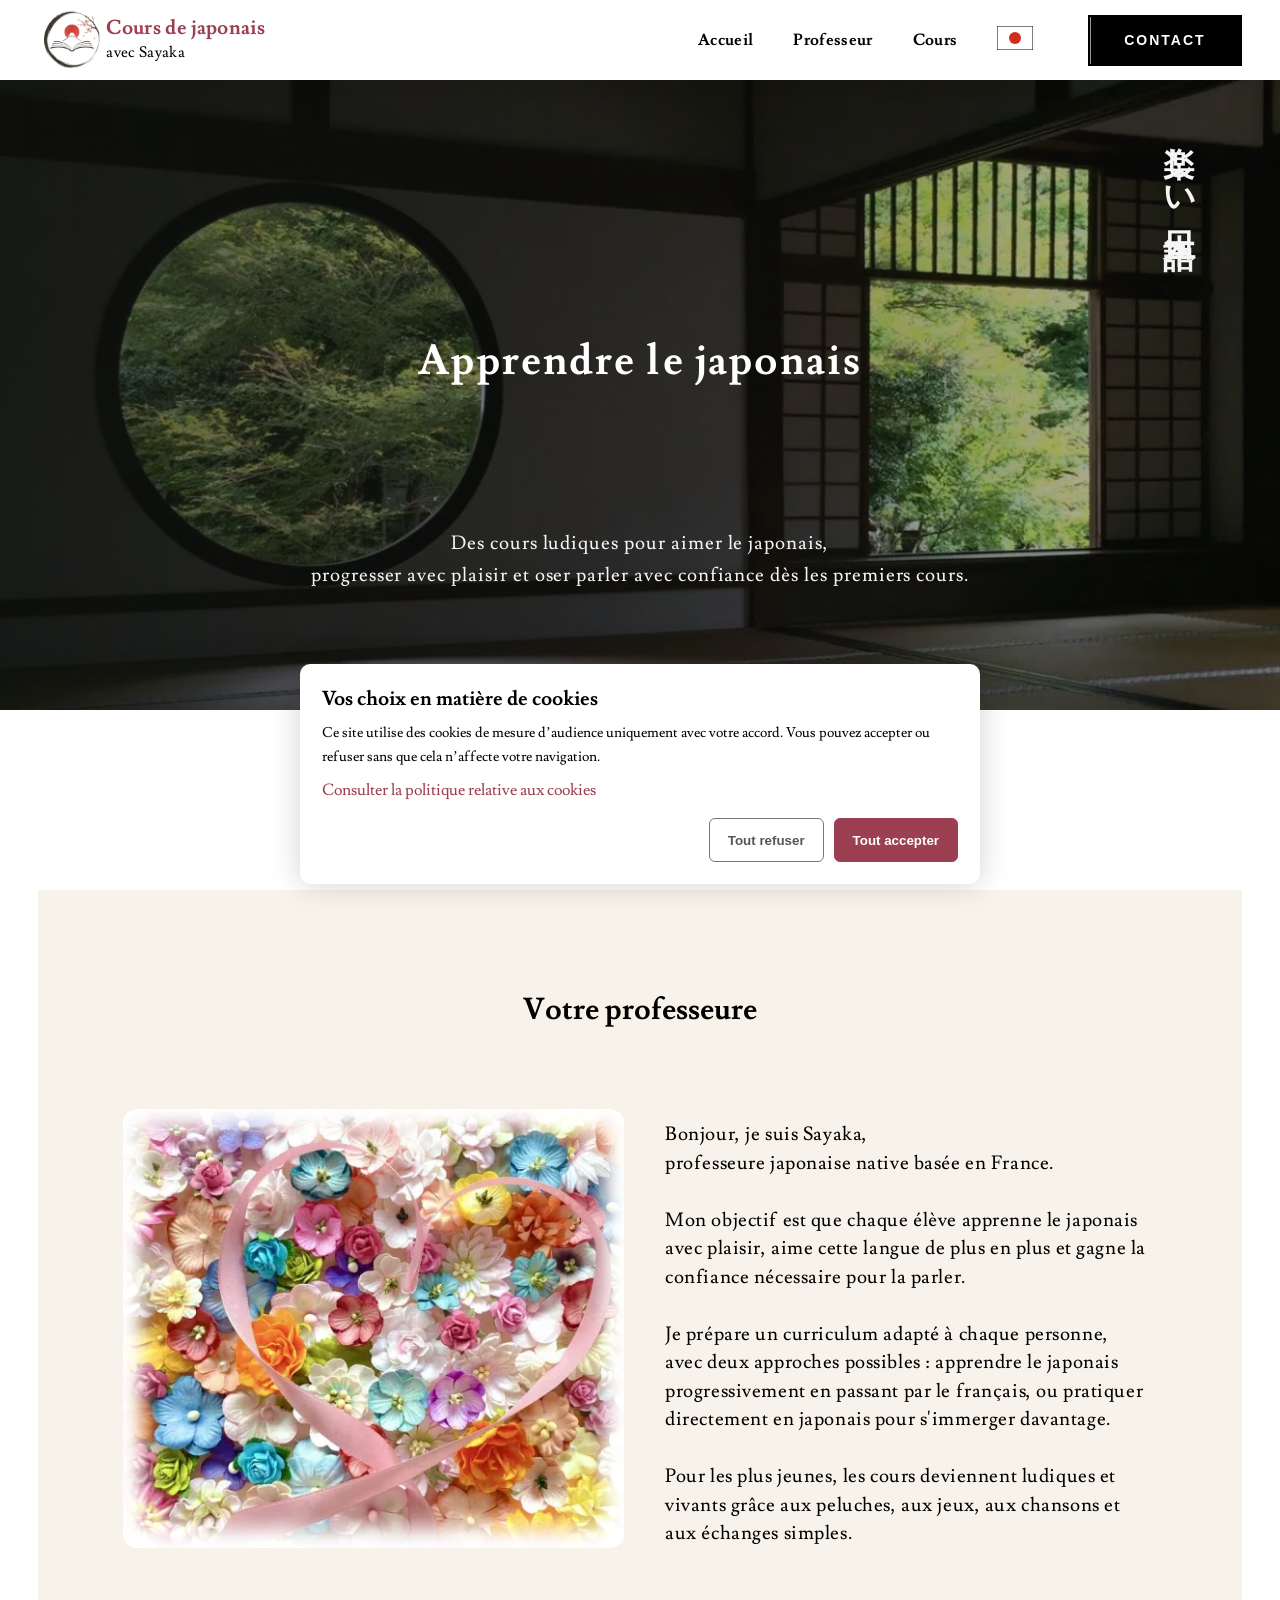
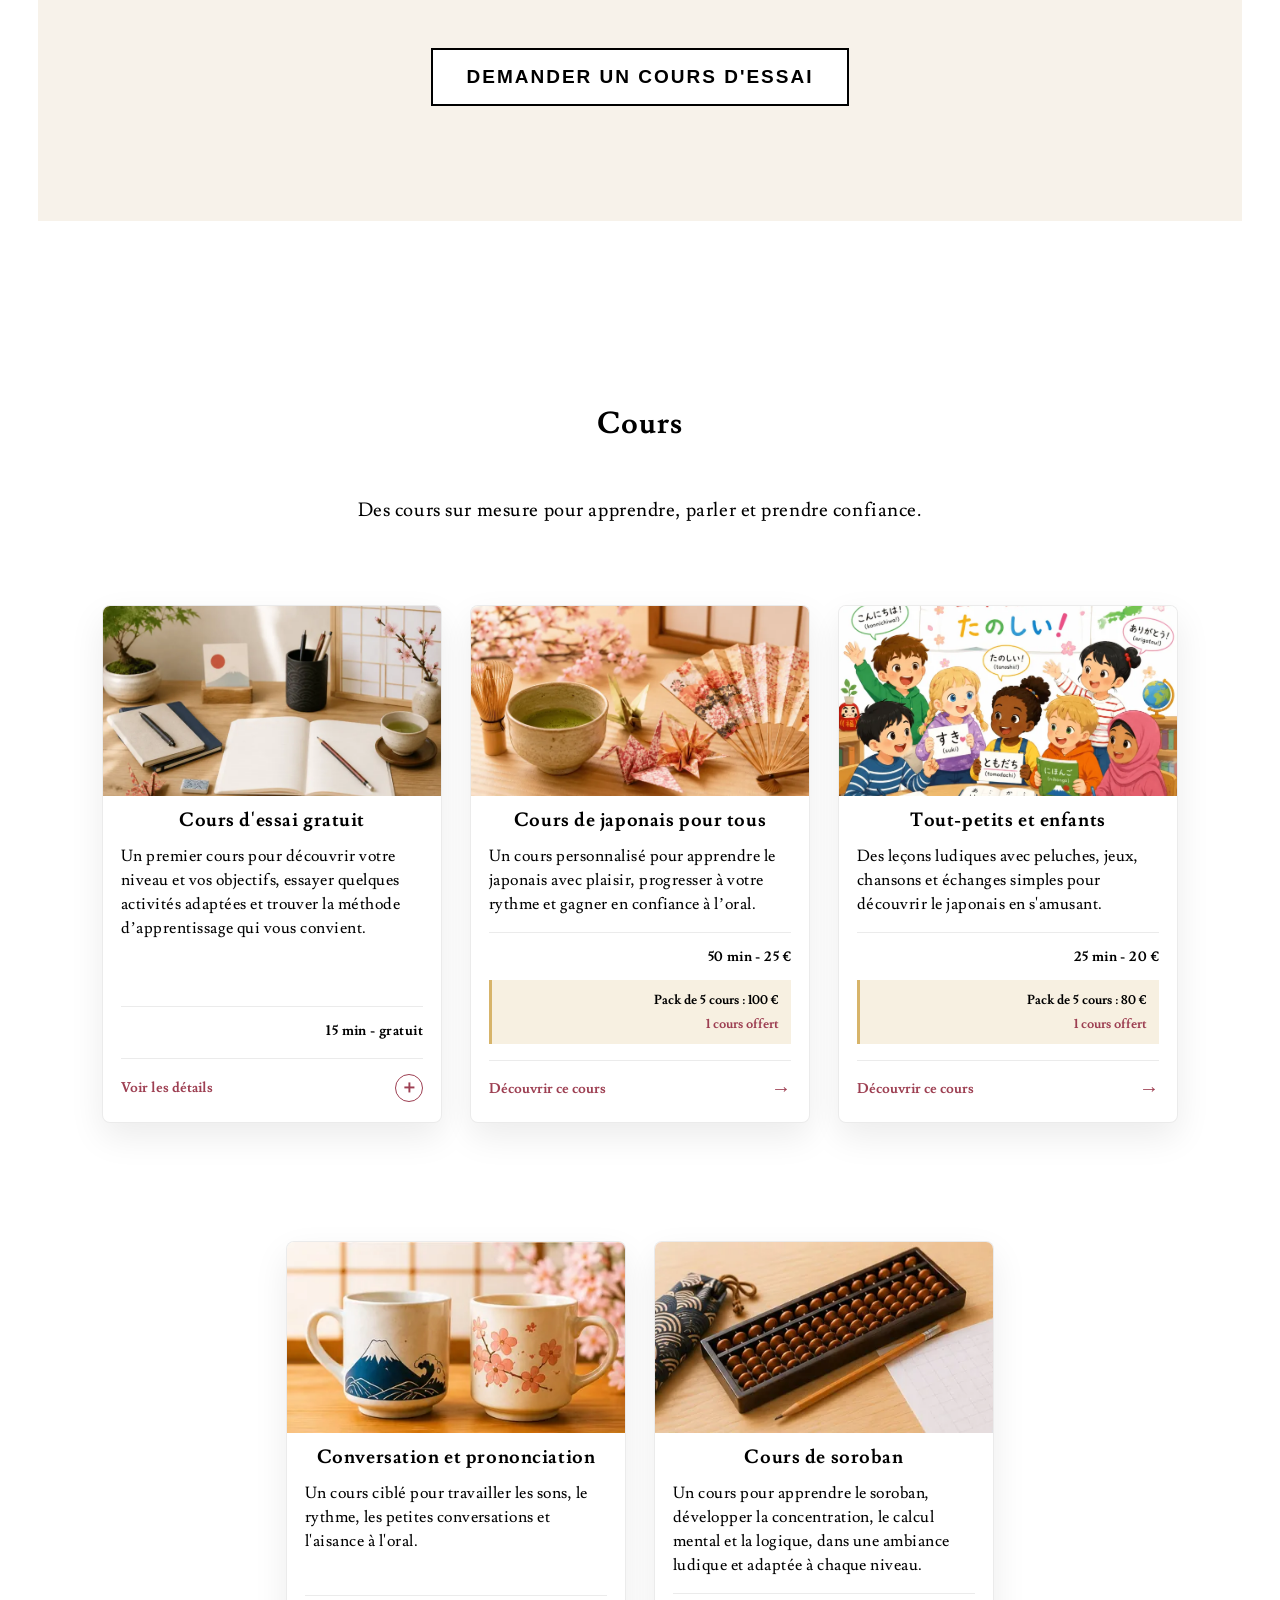
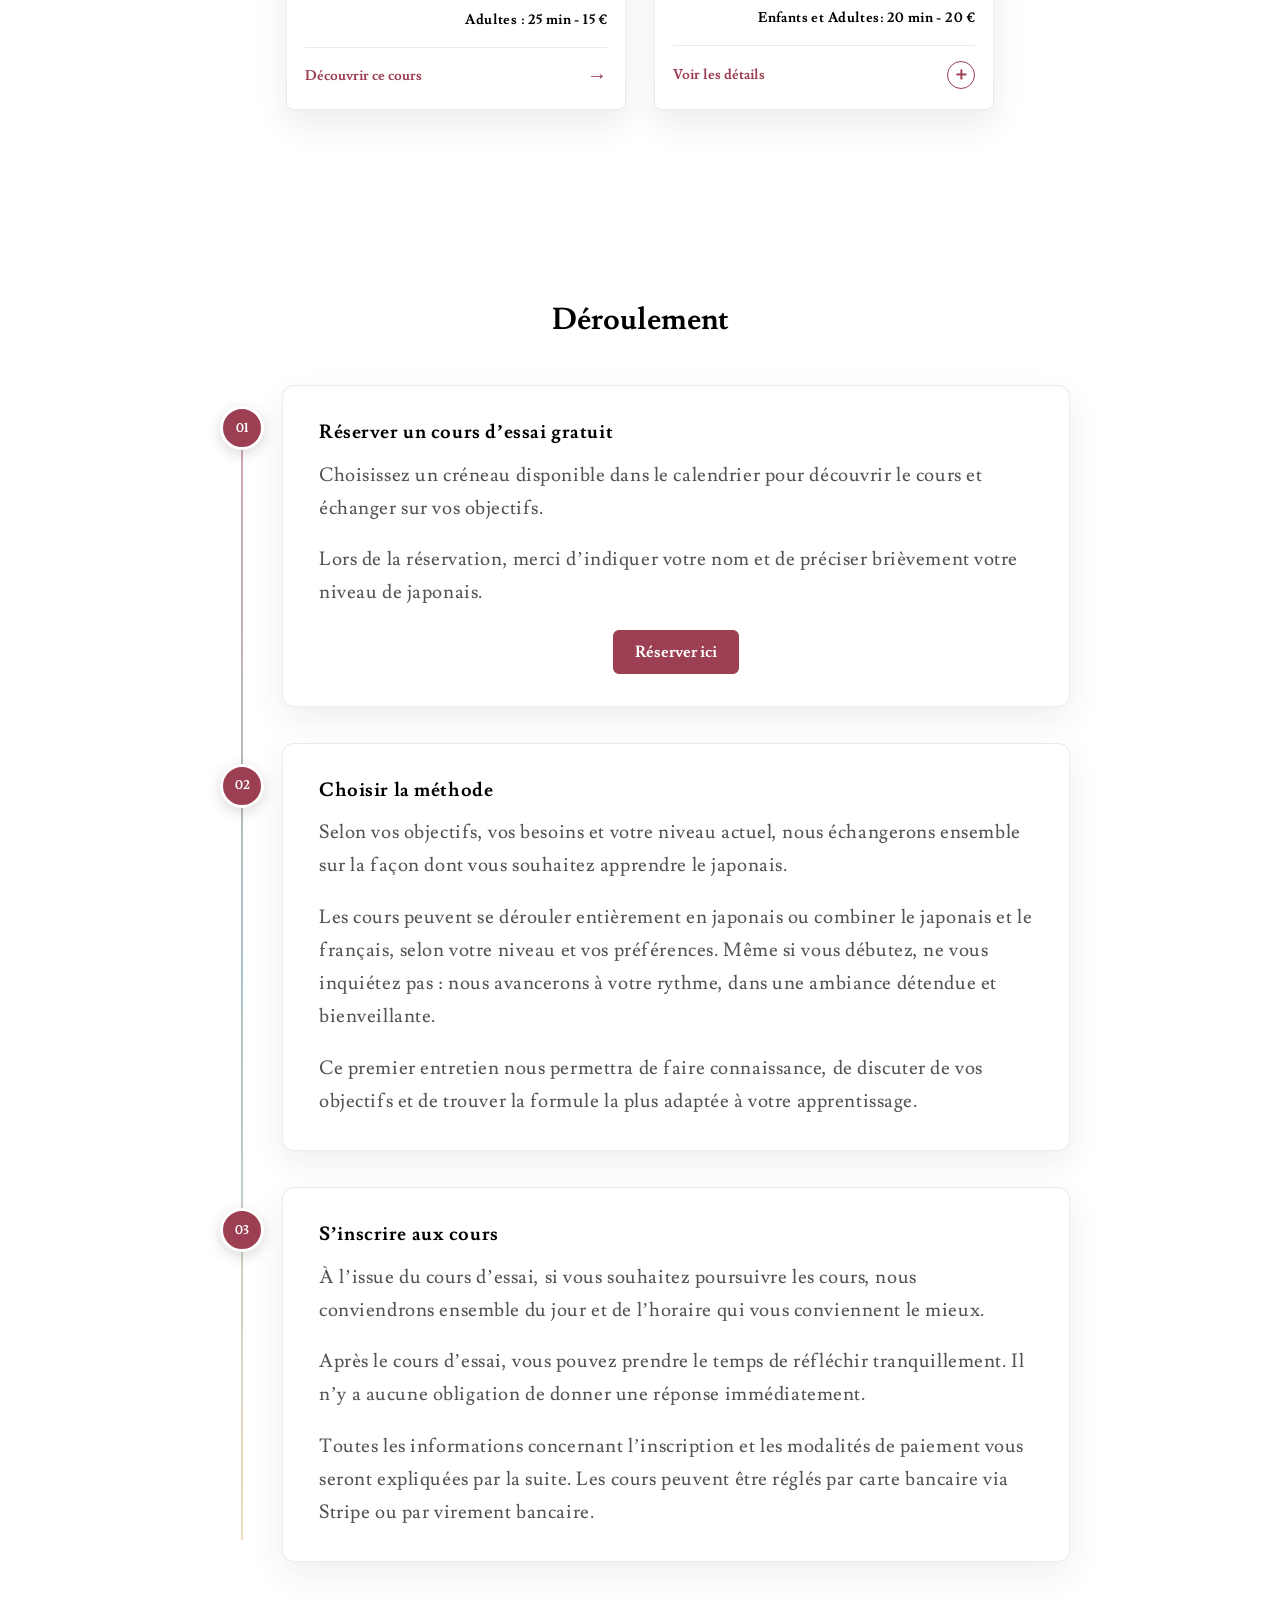
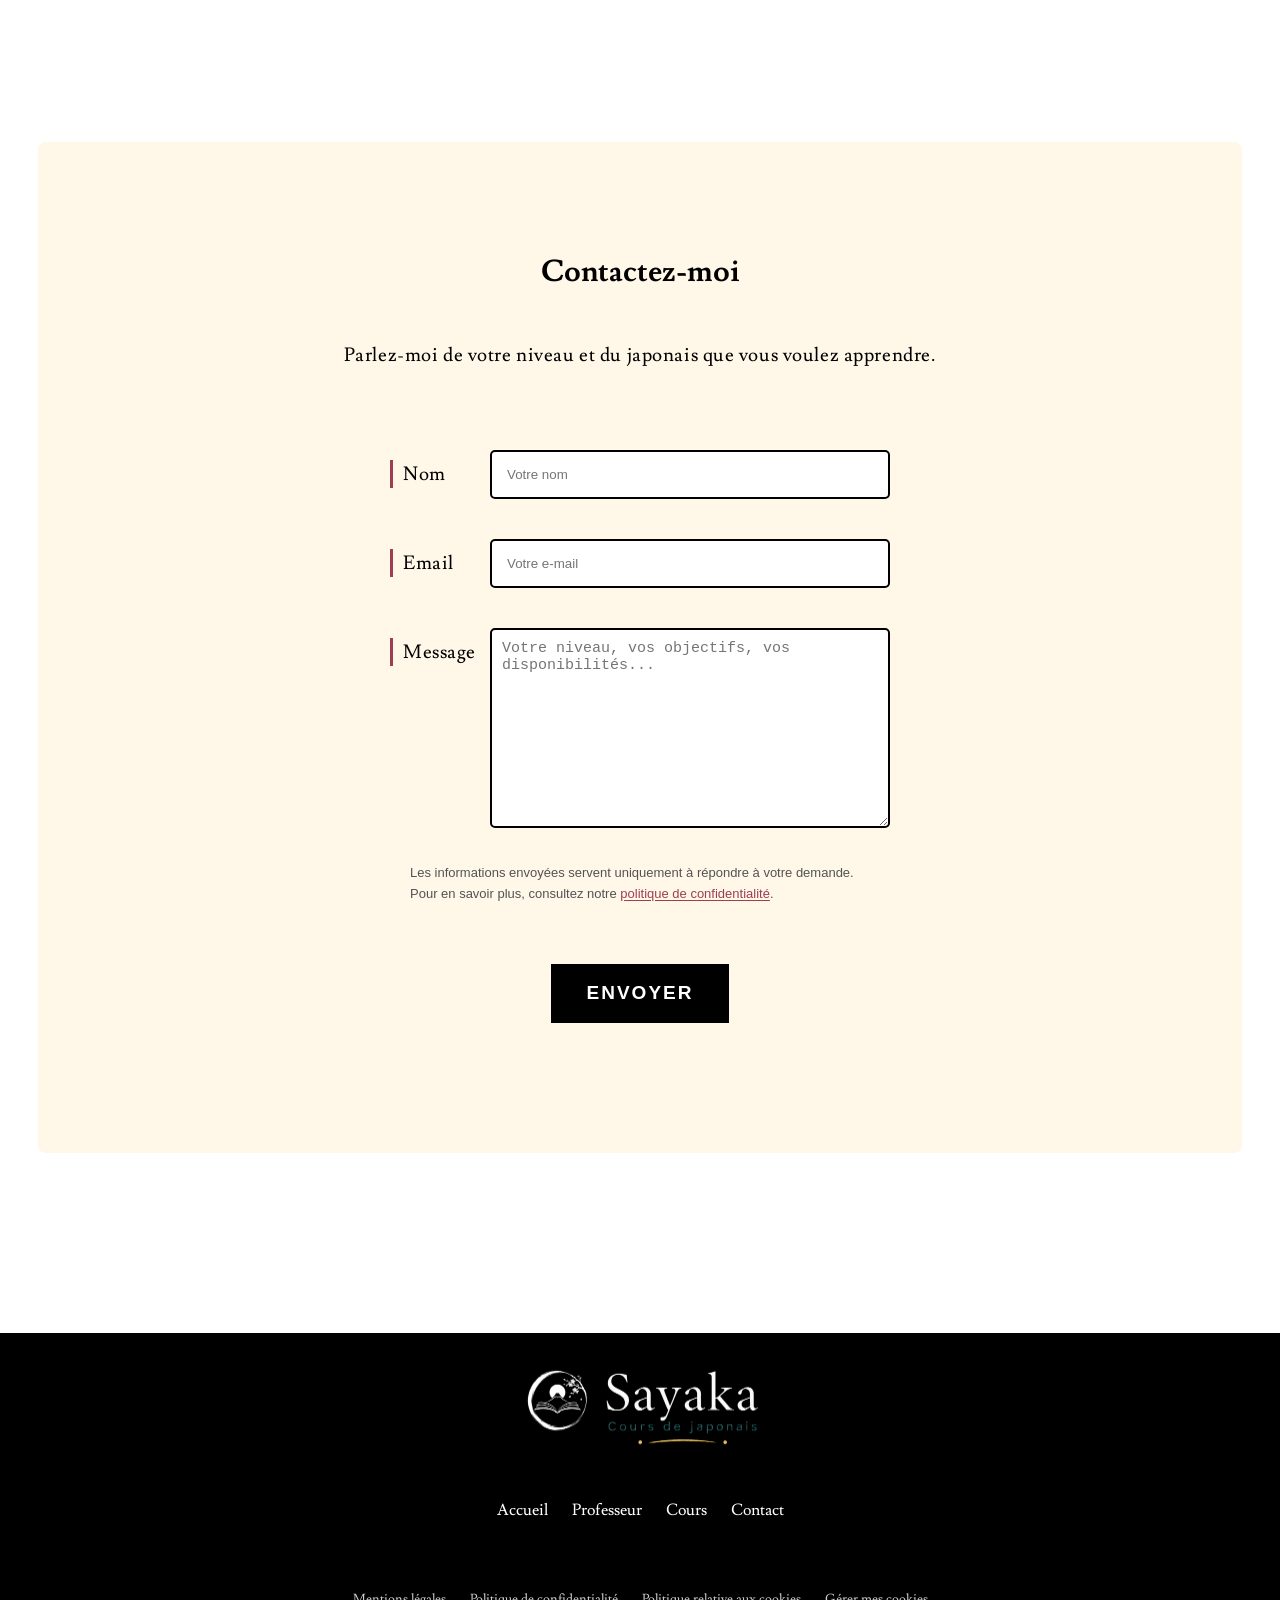
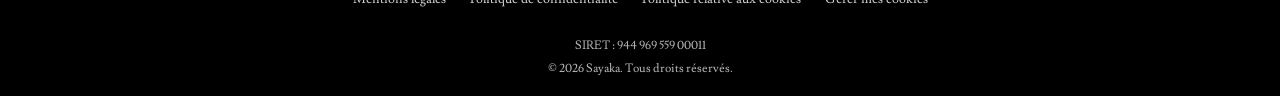
<file: index.html>
<!doctype html>
<html lang="fr">
  <head>
    <meta charset="UTF-8" />
    <meta name="viewport" content="width=device-width, initial-scale=1.0" />
    <meta
      name="google-site-verification"
      content="xUEdGHLGoj67WPIVak67v3-nnowK_FJ3HvwrN4bBQkA"
    />
    <title>
      Cours de japonais en ligne avec professeure japonaise native | Sayaka
    </title>
    <meta
      name="description"
      content="Cours de japonais en ligne en français, personnalisés selon votre niveau et vos objectifs : conversation, grammaire, culture japonaise, voyage et préparation JLPT."
    />
    <meta
      name="keywords"
      content="cours japonais, japonais en ligne, prof japonaise native, apprendre japonais, cours japonais débutant"
    />
    <link
      rel="icon"
      href="img/icon-sayaka.svg"
      type="image/png"
      sizes="48x48"
    />
    <link
      rel="preload"
      as="image"
      href="img/mado1-800.webp"
      imagesrcset="img/mado1-800.webp 800w, img/mado1-1200.webp 1200w"
      imagesizes="100vw"
      fetchpriority="high"
    />
    <link rel="preconnect" href="https://fonts.googleapis.com" />
    <link rel="preconnect" href="https://fonts.gstatic.com" crossorigin />

    <link
      href="https://fonts.googleapis.com/css2?family=Lusitana:wght@400;700&amp;display=swap"
      rel="preload"
      as="style"
      onload="
        this.onload = null;
        this.rel = 'stylesheet';
      "
    />
    <noscript
      ><link
        rel="stylesheet"
        href="https://fonts.googleapis.com/css2?family=Lusitana:wght@400;700&amp;display=swap"
    /></noscript>
    <link rel="stylesheet" href="./css/style.min.css" />
  </head>

  <body>
    <div id="container">
      <div class="menuMobile__cover"></div>

      <header class="header">
        <div class="header__inner">
          <img
            src="img/logo-sayaka-header-v2.webp"
            alt="Logo Sayaka, cours de japonais"
            class="header__logo"
            width="204"
            height="204"
          />
          <h1 class="header__title">
            Cours de japonais <br /><span>avec Sayaka</span>
          </h1>

          <nav class="header__nav">
            <ul class="header__ul">
              <li><a class="header__li" href="index.html">Accueil</a></li>
              <li>
                <a class="header__li" href="index.html#about">Professeur</a>
              </li>
              <li>
                <a class="header__li" href="index.html#works">Cours</a>
              </li>
              <li>
                <a
                  class="header__li"
                  href="jp.html?lang=jp"
                  aria-label="Passer à la version japonaise"
                >
                  <svg
                    xmlns="http://www.w3.org/2000/svg"
                    viewBox="0 0 36 24"
                    width="36"
                    height="24"
                    role="img"
                  >
                    <title>Drapeau japonais</title>
                    <rect
                      fill="#ffffff"
                      width="36"
                      height="24"
                      stroke="#000000"
                      stroke-width="1"
                    />
                    <circle fill="#d52b1e" cx="18" cy="12" r="6" />
                  </svg>
                </a>
              </li>
            </ul>
            <div class="header__btn">
              <a class="header__a btn reverse-slid-bg" href="index.html#contact"
                >Contact</a
              >
            </div>
          </nav>

          <button class="menuMobile__btn" aria-label="Ouvrir/fermer le menu">
            <span></span>
            <span></span>
            <span></span>
          </button>
        </div>
      </header>

      <main class="main">
        <div class="main__img">
          <img
            src="img/mado1-800.webp"
            srcset="img/mado1-800.webp 800w, img/mado1-1200.webp 1200w"
            sizes="100vw"
            alt="Fenetre d'un temple japonais"
            class="main__burner"
            width="1200"
            height="615"
            fetchpriority="high"
            decoding="async"
          />
          <p class="main__jp-title">楽しい日本語</p>
          <div class="main__text">
            <h2 class="textAnimationName"></h2>
            <p class="textAnimation fadein"></p>
          </div>
          <p class="main__p font-sm">
            Des cours ludiques pour aimer le japonais, <br />progresser avec
            plaisir et oser parler avec confiance dès les premiers cours.
          </p>

          <a
            class="main__btn"
            href="https://calendly.com/sayakavincent1980/30min"
            target="_blank"
            rel="noopener noreferrer"
          >
            S’inscrire à un cours d’essai
          </a>
        </div>

        <div class="main__box">
          <section class="about" id="about">
            <div class="about__inner">
              <h2 class="about__title tween-animate animate-title main-title">
                Votre professeure
              </h2>
              <div class="about__box">
                <div class="about__img">
                  <img
                    src="img/love-600.webp"
                    alt="Ruban en forme de coeur sur un fond fleuri"
                    width="600"
                    height="453"
                    loading="lazy"
                    decoding="async"
                  />
                </div>
                <div class="about__text">
                  <p class="about__p">
                    Bonjour, je suis Sayaka,<br />
                    professeure japonaise native basée en France.<br /><br />
                    Mon objectif est que chaque élève apprenne le japonais avec
                    plaisir, aime cette langue de plus en plus et gagne la
                    confiance nécessaire pour la parler.<br /><br />
                    Je prépare un curriculum adapté à chaque personne, avec deux
                    approches possibles : apprendre le japonais progressivement
                    en passant par le français, ou pratiquer directement en
                    japonais pour s'immerger davantage.<br /><br />
                    Pour les plus jeunes, les cours deviennent ludiques et
                    vivants grâce aux peluches, aux jeux, aux chansons et aux
                    échanges simples.
                  </p>
                </div>
              </div>
              <div class="about__btn">
                <a
                  class="about__a btn slid-bg"
                  href="https://calendly.com/sayakavincent1980/30min"
                  target="_blank"
                  rel="noopener noreferrer"
                  >Demander un cours d'essai</a
                >
              </div>
            </div>
          </section>

          <section class="works" id="works">
            <h2
              class="works__main-title tween-animate animate-title main-title"
            >
              Cours
            </h2>
            <p class="sub-title mb-sm fadein scroll-fadein">
              Des cours sur mesure pour apprendre, parler et prendre confiance.
            </p>
            <ul class="flex lessons" id="works-container"></ul>
          </section>

          <section class="flow">
            <h2 class="main-title tween-animate animate-title">Déroulement</h2>
            <div class="flow__grid">
              <article class="flow__item">
                <span class="flow__number">01</span>
                <h3>Réserver un cours d’essai gratuit</h3>
                <p>
                  Choisissez un créneau disponible dans le calendrier pour
                  découvrir le cours et échanger sur vos objectifs.
                </p>
                <p>
                  Lors de la réservation, merci d’indiquer votre nom et de
                  préciser brièvement votre niveau de japonais.
                </p>
                <a
                  class="flow__booking"
                  href="https://calendly.com/sayakavincent1980/30min"
                  target="_blank"
                  rel="noopener noreferrer"
                  >Réserver ici</a
                >
              </article>
              <article class="flow__item">
                <span class="flow__number">02</span>
                <h3>Choisir la méthode</h3>
                <p>
                  Selon vos objectifs, vos besoins et votre niveau actuel, nous
                  échangerons ensemble sur la façon dont vous souhaitez
                  apprendre le japonais.
                </p>
                <p>
                  Les cours peuvent se dérouler entièrement en japonais ou
                  combiner le japonais et le français, selon votre niveau et vos
                  préférences. Même si vous débutez, ne vous inquiétez pas :
                  nous avancerons à votre rythme, dans une ambiance détendue et
                  bienveillante.
                </p>
                <p>
                  Ce premier entretien nous permettra de faire connaissance, de
                  discuter de vos objectifs et de trouver la formule la plus
                  adaptée à votre apprentissage.
                </p>
              </article>
              <article class="flow__item">
                <span class="flow__number">03</span>
                <h3>S’inscrire aux cours</h3>
                <p>
                  À l’issue du cours d’essai, si vous souhaitez poursuivre les
                  cours, nous conviendrons ensemble du jour et de l’horaire qui
                  vous conviennent le mieux.
                </p>
                <p>
                  Après le cours d’essai, vous
                  pouvez prendre le temps de réfléchir tranquillement. Il n’y a
                  aucune obligation de donner une réponse immédiatement.
                </p>
                <p>
                  Toutes les informations concernant l’inscription et les
                  modalités de paiement vous seront expliquées par la suite. Les
                  cours peuvent être réglés par carte bancaire via Stripe ou par
                  virement bancaire.
                </p>
              </article>
            </div>
          </section>

          <section id="contact" class="contact">
            <h2 class="contact__title main-title tween-animate animate-title">
              Contactez-moi
            </h2>
            <p class="contact__p sub-title fadein scroll-fadein">
              Parlez-moi de votre niveau et du japonais que vous voulez
              apprendre.
            </p>
            <form
              name="contact"
              method="POST"
              data-netlify="true"
              class="contact__form"
              action="/confirmation.html"
            >
              <input type="hidden" name="form-name" value="contact" />

              <div class="contact__item">
                <label for="name" class="contact__label sub-title">Nom</label>
                <input
                  type="text"
                  id="name"
                  name="name"
                  class="contact__inputs"
                  placeholder="Votre nom"
                  required
                />
              </div>

              <div class="contact__item">
                <label for="email" class="contact__label sub-title"
                  >Email</label
                >
                <input
                  type="email"
                  id="email"
                  name="email"
                  class="contact__inputs"
                  placeholder="Votre e-mail"
                  required
                />
              </div>

              <div class="contact__item">
                <label for="message" class="contact__label sub-title"
                  >Message</label
                >
                <textarea
                  id="message"
                  name="message"
                  class="contact__inputs"
                  placeholder="Votre niveau, vos objectifs, vos disponibilités..."
                  required
                ></textarea>
              </div>

              <p class="contact__privacy">
                Les informations envoyées servent uniquement à répondre à votre
                demande. Pour en savoir plus, consultez notre
                <a href="politique-confidentialite.html"
                  >politique de confidentialité</a
                >.
              </p>

              <div class="contact__btn">
                <button type="submit" class="btn reverse-slid-bg">
                  Envoyer
                </button>
              </div>
            </form>
          </section>
        </div>
      </main>

      <footer class="footer">
        <div class="footer__container">
          <a href="index.html" class="footer__logo-link" aria-label="Accueil">
            <img
              src="img/logo-sayaka-footer-v3.webp"
              alt="Sayaka – Cours de japonais"
              class="logo"
              width="560"
              height="219"
              loading="lazy"
              decoding="async"
            />
          </a>

          <nav class="footer__nav" aria-label="Navigation du pied de page">
            <ul class="footer__ul">
              <li><a class="footer__li" href="index.html">Accueil</a></li>
              <li>
                <a class="footer__li" href="index.html#about">Professeur</a>
              </li>
              <li>
                <a class="footer__li" href="index.html#works">Cours</a>
              </li>
              <li>
                <a class="footer__li" href="index.html#contact">Contact</a>
              </li>
            </ul>
          </nav>

          <nav class="footer__legal" aria-label="Informations légales">
            <ul class="footer__legal-list">
              <li>
                <a href="mentions-legales.html">Mentions légales</a>
              </li>

              <li>
                <a href="politique-confidentialite.html">
                  Politique de confidentialité
                </a>
              </li>

              <li>
                <a href="politique-cookies.html">
                  Politique relative aux cookies
                </a>
              </li>

              <li>
                <button
                  type="button"
                  class="footer__cookie-settings"
                  data-open-cookie-settings
                >
                  Gérer mes cookies
                </button>
              </li>
            </ul>
          </nav>
        </div>

        <div class="footer__siret">SIRET : 944 969 559 00011</div>
        <div class="footer__copyright">
          &copy; <span id="current-year"> </span> Sayaka. Tous droits réservés.
        </div>
      </footer>
    </div>

    <nav class="menuMobile">
      <ul class="menuMobile__main">
        <li class="menuMobile__item">
          <a href="index.html" class="menuMobile__link">
            <span class="menu-title">Accueil</span>
          </a>
        </li>
        <li class="menuMobile__item">
          <a href="index.html#about" class="menuMobile__link">
            <span class="menu-title">Professeur</span>
          </a>
        </li>
        <li class="menuMobile__item">
          <a href="index.html#works" class="menuMobile__link">
            <span class="menu-title">Cours</span>
          </a>
        </li>
        <li class="menuMobile__item">
          <a href="jp.html?lang=jp" class="menuMobile__link">
            <span class="menu-title">日本語</span>
          </a>
        </li>
        <li class="menuMobile__item">
          <a href="index.html#contact" class="menuMobile__link">
            <span class="menu-title">Contact</span>
          </a>
        </li>
      </ul>
    </nav>

    <script src="scripts/mobile.js"></script>
    <script src="scripts/scroll.js"></script>
    <script src="scripts/textAnimation.js"></script>
    <script src="scripts/textTerminal.js"></script>
    <script src="scripts/works.js"></script>
    <script src="./main.js"></script>
    <script src="scripts/time.js"></script>
    <script src="scripts/cookies.js"></script>
  </body>
</html>
</file>
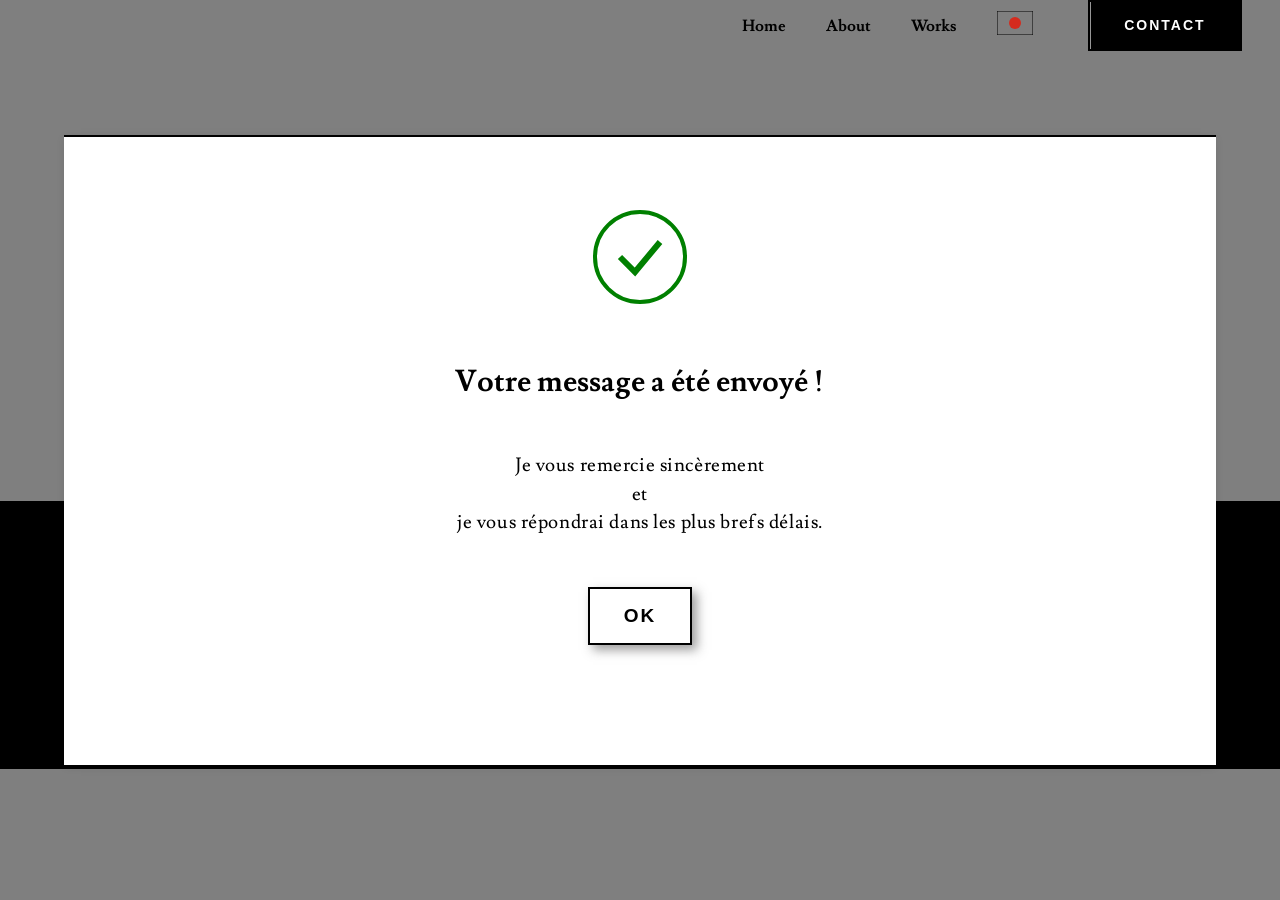
<file: confirmation.html>
<!DOCTYPE html>
<html lang="fr">

	<head>
		<meta charset="UTF-8">
		<meta name="viewport" content="width=device-width, initial-scale=1.0">
		<title>Portfolio de Sayaka</title>
		<link rel="preconnect" href="https://fonts.googleapis.com">
		<link rel="preconnect" href="https://fonts.gstatic.com" crossorigin>
		<link rel="icon" href="img/icon-sayaka-48.png" type="image/png" sizes="48x48">
		<link
			href="https://fonts.googleapis.com/css2?family=Lusitana:wght@400;700&amp;display=swap"
			rel="preload" as="style" onload="this.onload=null;this.rel='stylesheet'">
		<noscript><link rel="stylesheet" href="https://fonts.googleapis.com/css2?family=Lusitana:wght@400;700&amp;display=swap"></noscript>

		<link rel="stylesheet" href="./css/style.min.css">
	</head>

	<body>

		<div id="globalContainer">
			<div class="confirm">
				<header>
					<div class="header__inner">
						<div></div>
						<nav class="header__nav">
							<ul class="header__ul">
								<li><a class="header__li" href="index.html">Home</a></li>
								<li><a class="header__li" href="index.html#about">About </a></li>
								<li><a class="header__li" href="index.html#works">Works</a></li>
								<li><a class="header__li" href="jp.html?lang=jp">
										<svg xmlns="http://www.w3.org/2000/svg" viewBox="0 0 36 24" width="36"
											height="24">
											<rect fill="#7f7f7f" width="36" height="24" stroke="#000000"
												stroke-width="1" />
											<circle fill="#d52b1e" cx="18" cy="12" r="6" />
										</svg>
									</a></li>
							</ul>
							<div class="header__btn">
								<a class="header__a btn reverse-slid-bg confirm__li"
									href="index.html#contact">Contact</a>
							</div>

						</nav>

						<button class="menuMobile__btn">
							<span></span>
							<span></span>
							<span></span>
						</button>

					</div>


				</header>
				<main class="confirm__main">

					<div id="confirmation" class="confirmation">
						<div class="confirmation__box">
							<svg width="100" height="100" viewBox="0 0 100 100" xmlns="http://www.w3.org/2000/svg">


								<circle cx="50" cy="50" r="45" stroke="green" stroke-width="4" fill="none" />

								<path d="M30 50 L45 65 L70 35" stroke="green" stroke-width="6" fill="none" />
							</svg>
							<h1 class="tween-animate animate-title confirmation__text">
								Votre message a été envoyé !
							</h1>
							<p class="sub-title confirmation__p">
								Je vous remercie sincèrement<br> et <br>je vous répondrai dans
								les plus brefs
								délais.
							</p>
							<button id="reloadBtn" class="confirmation__btn btn">OK</button>
						</div>
					</div>
				</main>
				<footer class="footer">
					<div class="footer__container">
						<img src="img/logo-sayaka-footer-v3.webp" alt="Sayaka – Cours de japonais" class="logo" width="560" height="219" loading="lazy" decoding="async">
						<nav class="footer__nav">
							<ul class="footer__ul">
								<li><a class="footer__li confirm__li" href="index.html">Top</a></li>
								<li><a class="footer__li confirm__li" href="about">About </a></li>
								<li><a class="footer__li confirm__li" href="#">Works</a></li>
								<li><a class="footer__li confirm__li" href="">Contact</a></li>
							</ul>

						</nav>

					</div>
					<div class="footer__copylight">
						&copy; Sayaka VINCENT
					</div>
				</footer>
			</div>

		</div>

		<script src="scripts/scroll.js"></script>
		<script src="scripts/textAnimation.js"></script>
		<script src="scripts/confirmation.js"></script>

		<script src="./main.js"></script>
	</body>

</html>
</file>
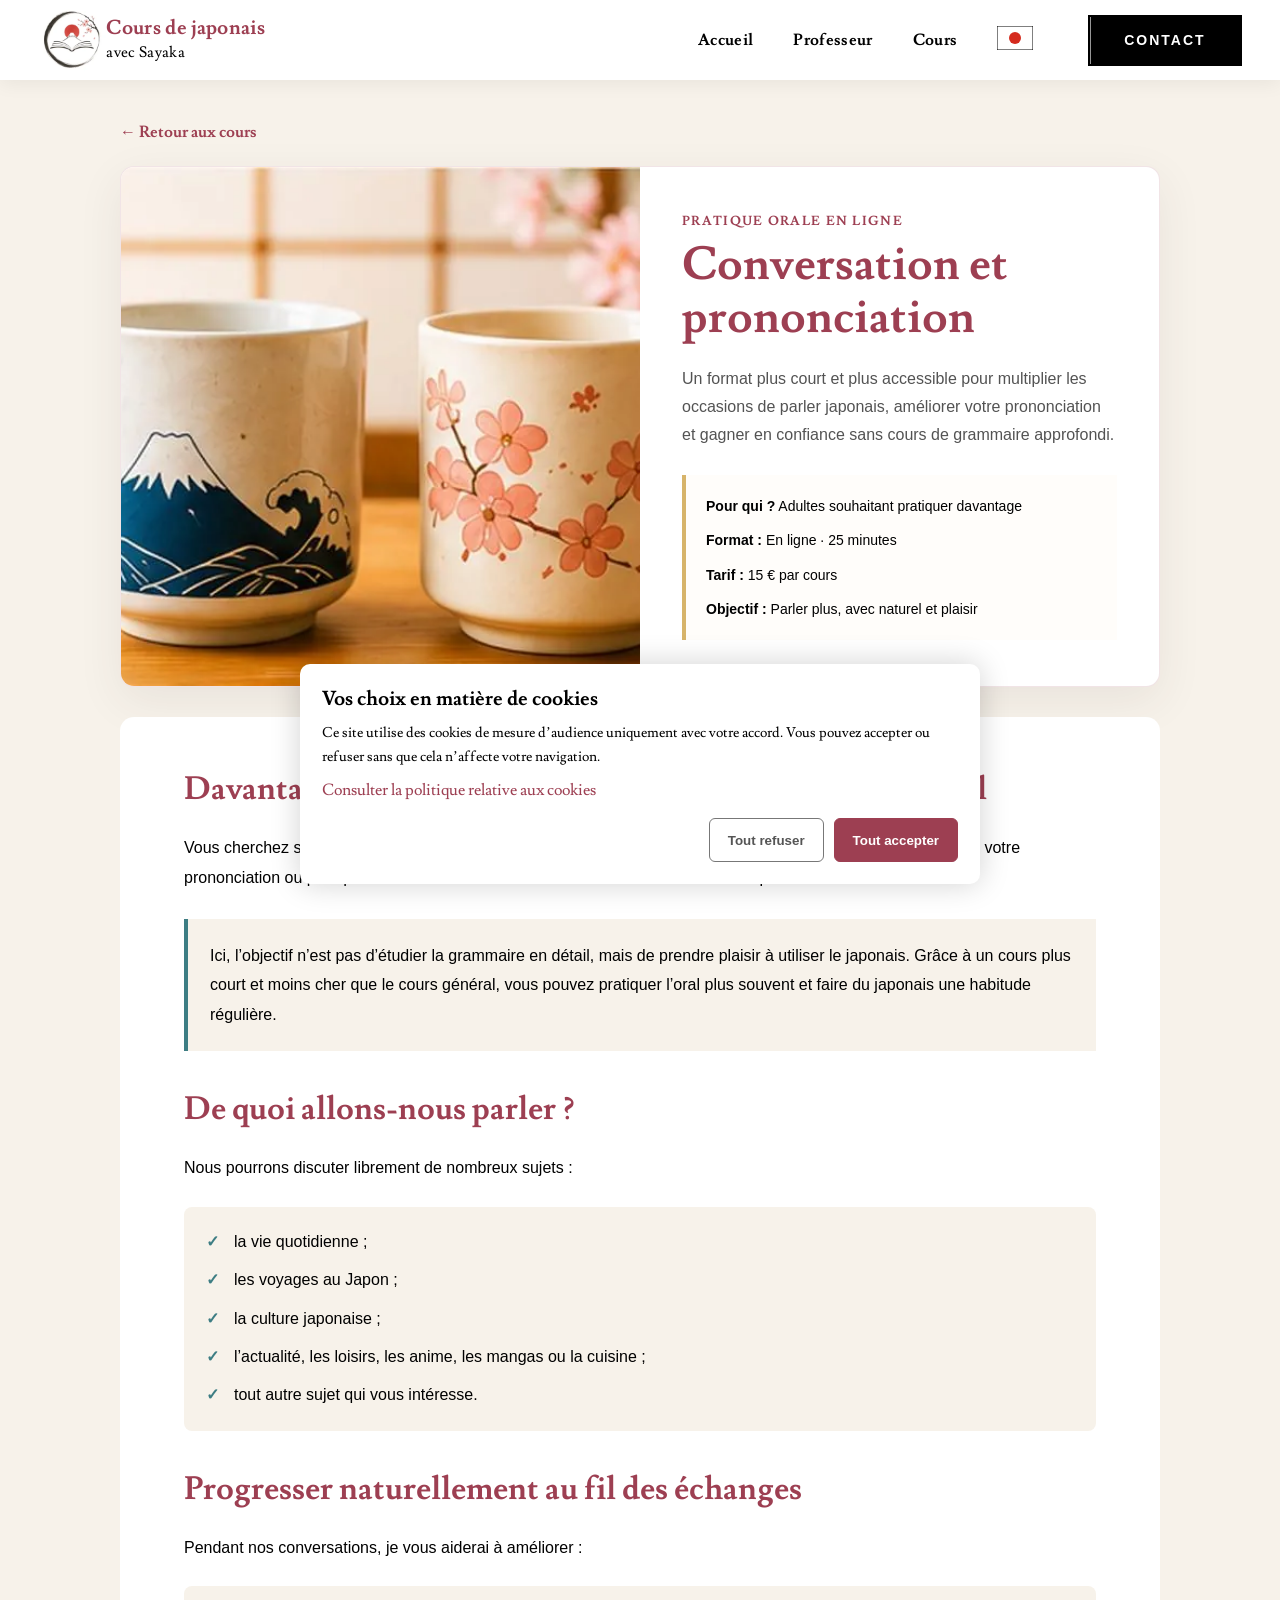
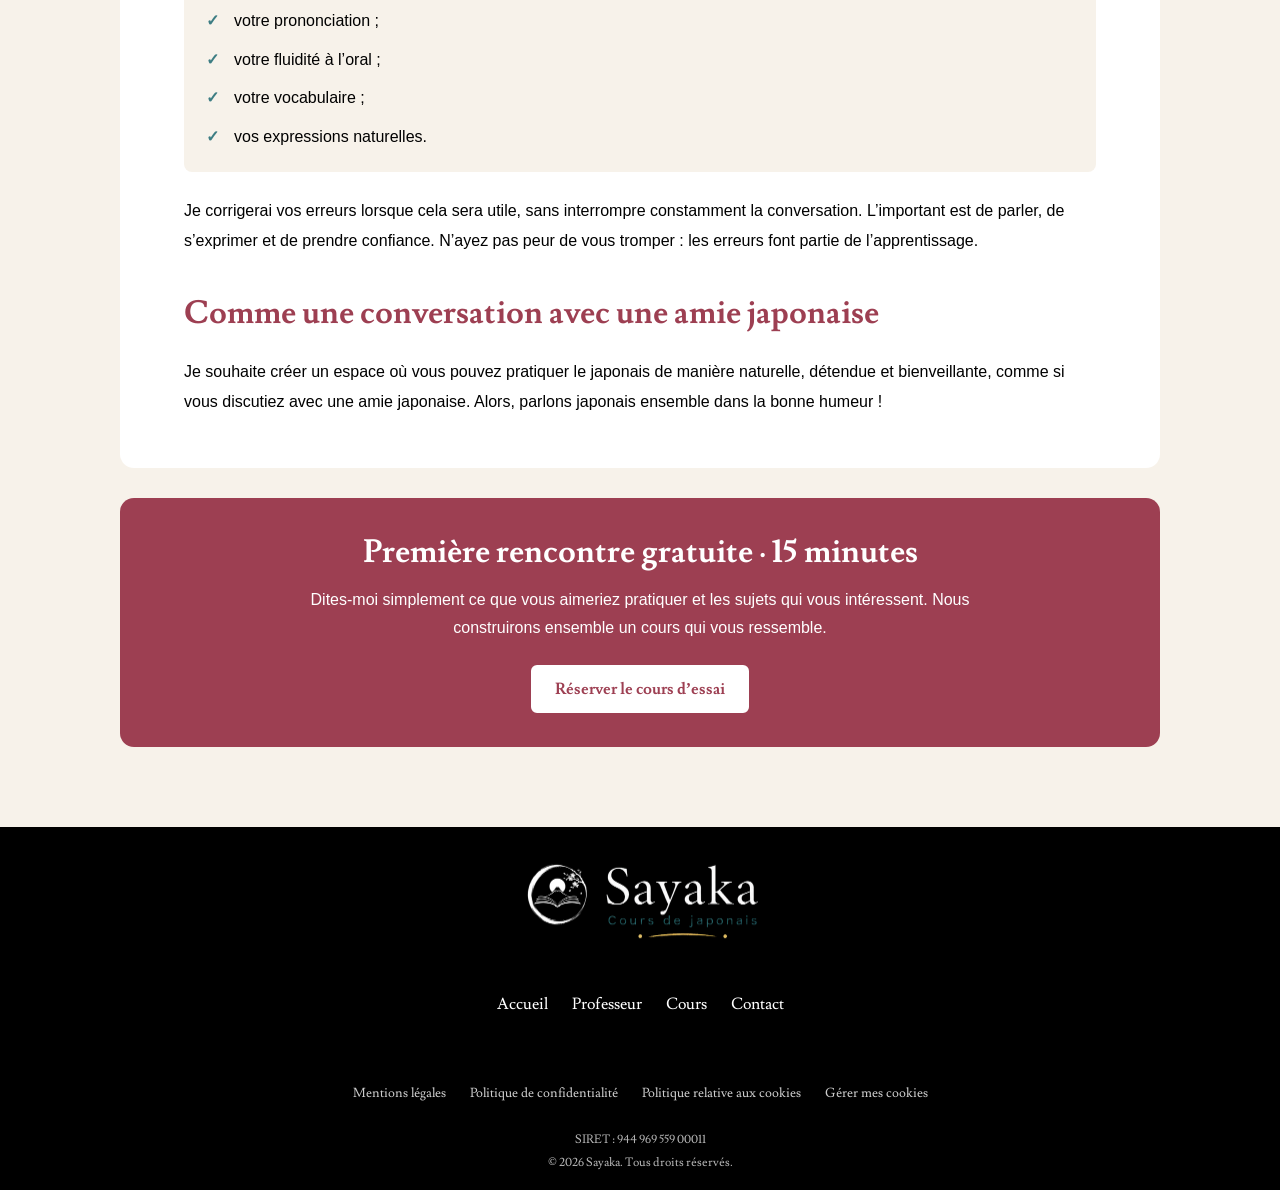
<file: cours-conversation-prononciation.html>
<!doctype html>
<html lang="fr">
  <head>
    <meta charset="UTF-8" />
    <meta name="viewport" content="width=device-width, initial-scale=1.0" />
    <title>Conversation et prononciation japonaises | Sayaka</title>
    <meta
      name="description"
      content="Cours court et accessible de conversation japonaise en ligne. Pratiquez l’oral, améliorez votre prononciation et gagnez en confiance dans une ambiance détendue."
    />
    <link rel="canonical" href="https://japanese-lessons.netlify.app/cours-conversation-prononciation.html" />
    <link rel="icon" href="img/icon-sayaka-48.png" type="image/png" sizes="48x48" />
    <link rel="preconnect" href="https://fonts.googleapis.com" />
    <link rel="preconnect" href="https://fonts.gstatic.com" crossorigin />
    <link
      href="https://fonts.googleapis.com/css2?family=Lusitana:wght@400;700&amp;display=swap"
      rel="preload"
      as="style"
      onload="this.onload=null;this.rel='stylesheet'"
    />
    <noscript><link rel="stylesheet" href="https://fonts.googleapis.com/css2?family=Lusitana:wght@400;700&amp;display=swap" /></noscript>
    <link rel="stylesheet" href="./css/style.min.css" />
  </head>

  <body>
    <div id="container">
      <div class="menuMobile__cover"></div>

      <header class="header">
        <div class="header__inner">
          <img
            src="img/logo-sayaka-header-v2.webp"
            alt="Logo Sayaka, cours de japonais"
            class="header__logo"
            width="204"
            height="204"
          />
          <p class="header__title">Cours de japonais <br /><span>avec Sayaka</span></p>

          <nav class="header__nav" aria-label="Navigation principale">
            <ul class="header__ul">
              <li><a class="header__li" href="index.html">Accueil</a></li>
              <li><a class="header__li" href="index.html#about">Professeur</a></li>
              <li><a class="header__li" href="index.html#works">Cours</a></li>
              <li>
                <a class="header__li" href="jp.html?lang=jp" aria-label="Passer à la version japonaise">
                  <svg xmlns="http://www.w3.org/2000/svg" viewBox="0 0 36 24" width="36" height="24" role="img">
                    <title>Drapeau japonais</title>
                    <rect fill="#ffffff" width="36" height="24" stroke="#000000" stroke-width="1" />
                    <circle fill="#d52b1e" cx="18" cy="12" r="6" />
                  </svg>
                </a>
              </li>
            </ul>
            <div class="header__btn">
              <a class="header__a btn reverse-slid-bg" href="index.html#contact">Contact</a>
            </div>
          </nav>

          <button class="menuMobile__btn" aria-label="Ouvrir/fermer le menu">
            <span></span><span></span><span></span>
          </button>
        </div>
      </header>

      <main class="course-page">
        <div class="course-page__container">
          <a class="course-page__back" href="index.html#works">← Retour aux cours</a>

          <article>
            <div class="course-page__hero">
              <div class="course-page__image">
                <img
                  src="img/conversation-600.webp"
                  srcset="img/conversation-600.webp 600w, img/conversation-1200.webp 1200w"
                  sizes="(min-width: 600px) 50vw, 92vw"
                  alt="Conversation en japonais dans une ambiance conviviale"
                  width="600"
                  height="240"
                  fetchpriority="high"
                  decoding="async"
                />
              </div>
              <div class="course-page__summary">
                <p class="course-page__eyebrow">Pratique orale en ligne</p>
                <h1>Conversation et prononciation</h1>
                <p class="course-page__lead">
                  Un format plus court et plus accessible pour multiplier les
                  occasions de parler japonais, améliorer votre prononciation et
                  gagner en confiance sans cours de grammaire approfondi.
                </p>
                <div class="course-page__facts">
                  <p><strong>Pour qui ?</strong> Adultes souhaitant pratiquer davantage</p>
                  <p><strong>Format :</strong> En ligne · 25 minutes</p>
                  <p><strong>Tarif :</strong> 15 € par cours</p>
                  <p><strong>Objectif :</strong> Parler plus, avec naturel et plaisir</p>
                </div>
              </div>
            </div>

            <section class="course-page__content">
              <h2>Davantage de japonais, dans un format simple et convivial</h2>
              <p>
                Vous cherchez simplement plus d’occasions de parler japonais ? Vous
                souhaitez gagner en confiance, améliorer votre prononciation ou
                pratiquer dans une ambiance détendue ? Alors ce cours est fait pour
                vous.
              </p>
              <div class="course-page__example">
                <p>
                  Ici, l’objectif n’est pas d’étudier la grammaire en détail, mais de
                  prendre plaisir à utiliser le japonais. Grâce à un cours plus court
                  et moins cher que le cours général, vous pouvez pratiquer l’oral
                  plus souvent et faire du japonais une habitude régulière.
                </p>
              </div>

              <h2>De quoi allons-nous parler ?</h2>
              <p>Nous pourrons discuter librement de nombreux sujets :</p>
              <ul class="course-page__list">
                <li>la vie quotidienne ;</li>
                <li>les voyages au Japon ;</li>
                <li>la culture japonaise ;</li>
                <li>l’actualité, les loisirs, les anime, les mangas ou la cuisine ;</li>
                <li>tout autre sujet qui vous intéresse.</li>
              </ul>

              <h2>Progresser naturellement au fil des échanges</h2>
              <p>Pendant nos conversations, je vous aiderai à améliorer :</p>
              <ul class="course-page__list">
                <li>votre prononciation ;</li>
                <li>votre fluidité à l’oral ;</li>
                <li>votre vocabulaire ;</li>
                <li>vos expressions naturelles.</li>
              </ul>
              <p>
                Je corrigerai vos erreurs lorsque cela sera utile, sans interrompre
                constamment la conversation. L’important est de parler, de
                s’exprimer et de prendre confiance. N’ayez pas peur de vous tromper :
                les erreurs font partie de l’apprentissage.
              </p>

              <h2>Comme une conversation avec une amie japonaise</h2>
              <p>
                Je souhaite créer un espace où vous pouvez pratiquer le japonais de
                manière naturelle, détendue et bienveillante, comme si vous discutiez
                avec une amie japonaise. Alors, parlons japonais ensemble dans la
                bonne humeur !
              </p>
            </section>

            <section class="course-page__cta">
              <h2>Première rencontre gratuite · 15 minutes</h2>
              <p>
                Dites-moi simplement ce que vous aimeriez pratiquer et les sujets qui
                vous intéressent. Nous construirons ensemble un cours qui vous ressemble.
              </p>
              <a
                class="course-page__booking"
                href="https://calendly.com/sayakavincent1980/30min"
                target="_blank"
                rel="noopener noreferrer"
                >Réserver le cours d’essai</a
              >
            </section>
          </article>
        </div>
      </main>

      <footer class="footer">
        <div class="footer__container">
          <a href="index.html" class="footer__logo-link" aria-label="Accueil">
            <img
              src="img/logo-sayaka-footer-v3.webp"
              alt="Sayaka – Cours de japonais"
              class="logo"
              width="560"
              height="219"
              loading="lazy"
              decoding="async"
            />
          </a>
          <nav class="footer__nav" aria-label="Navigation du pied de page">
            <ul class="footer__ul">
              <li><a class="footer__li" href="index.html">Accueil</a></li>
              <li><a class="footer__li" href="index.html#about">Professeur</a></li>
              <li><a class="footer__li" href="index.html#works">Cours</a></li>
              <li><a class="footer__li" href="index.html#contact">Contact</a></li>
            </ul>
          </nav>
          <nav class="footer__legal" aria-label="Informations légales">
            <ul class="footer__legal-list">
              <li><a href="mentions-legales.html">Mentions légales</a></li>
              <li><a href="politique-confidentialite.html">Politique de confidentialité</a></li>
              <li><a href="politique-cookies.html">Politique relative aux cookies</a></li>
              <li><button type="button" class="footer__cookie-settings" data-open-cookie-settings>Gérer mes cookies</button></li>
            </ul>
          </nav>
        </div>
        <div class="footer__siret">SIRET : 944 969 559 00011</div>
        <div class="footer__copyright">
          &copy; <span id="current-year"></span> Sayaka. Tous droits réservés.
        </div>
      </footer>
    </div>

    <nav class="menuMobile" aria-label="Navigation mobile">
      <ul class="menuMobile__main">
        <li class="menuMobile__item"><a href="index.html" class="menuMobile__link"><span class="menu-title">Accueil</span></a></li>
        <li class="menuMobile__item"><a href="index.html#about" class="menuMobile__link"><span class="menu-title">Professeur</span></a></li>
        <li class="menuMobile__item"><a href="index.html#works" class="menuMobile__link"><span class="menu-title">Cours</span></a></li>
        <li class="menuMobile__item"><a href="jp.html?lang=jp" class="menuMobile__link"><span class="menu-title">日本語</span></a></li>
        <li class="menuMobile__item"><a href="index.html#contact" class="menuMobile__link"><span class="menu-title">Contact</span></a></li>
      </ul>
    </nav>

    <script src="scripts/mobile.js"></script>
    <script src="scripts/time.js"></script>
    <script src="scripts/cookies.js"></script>
  </body>
</html>
</file>
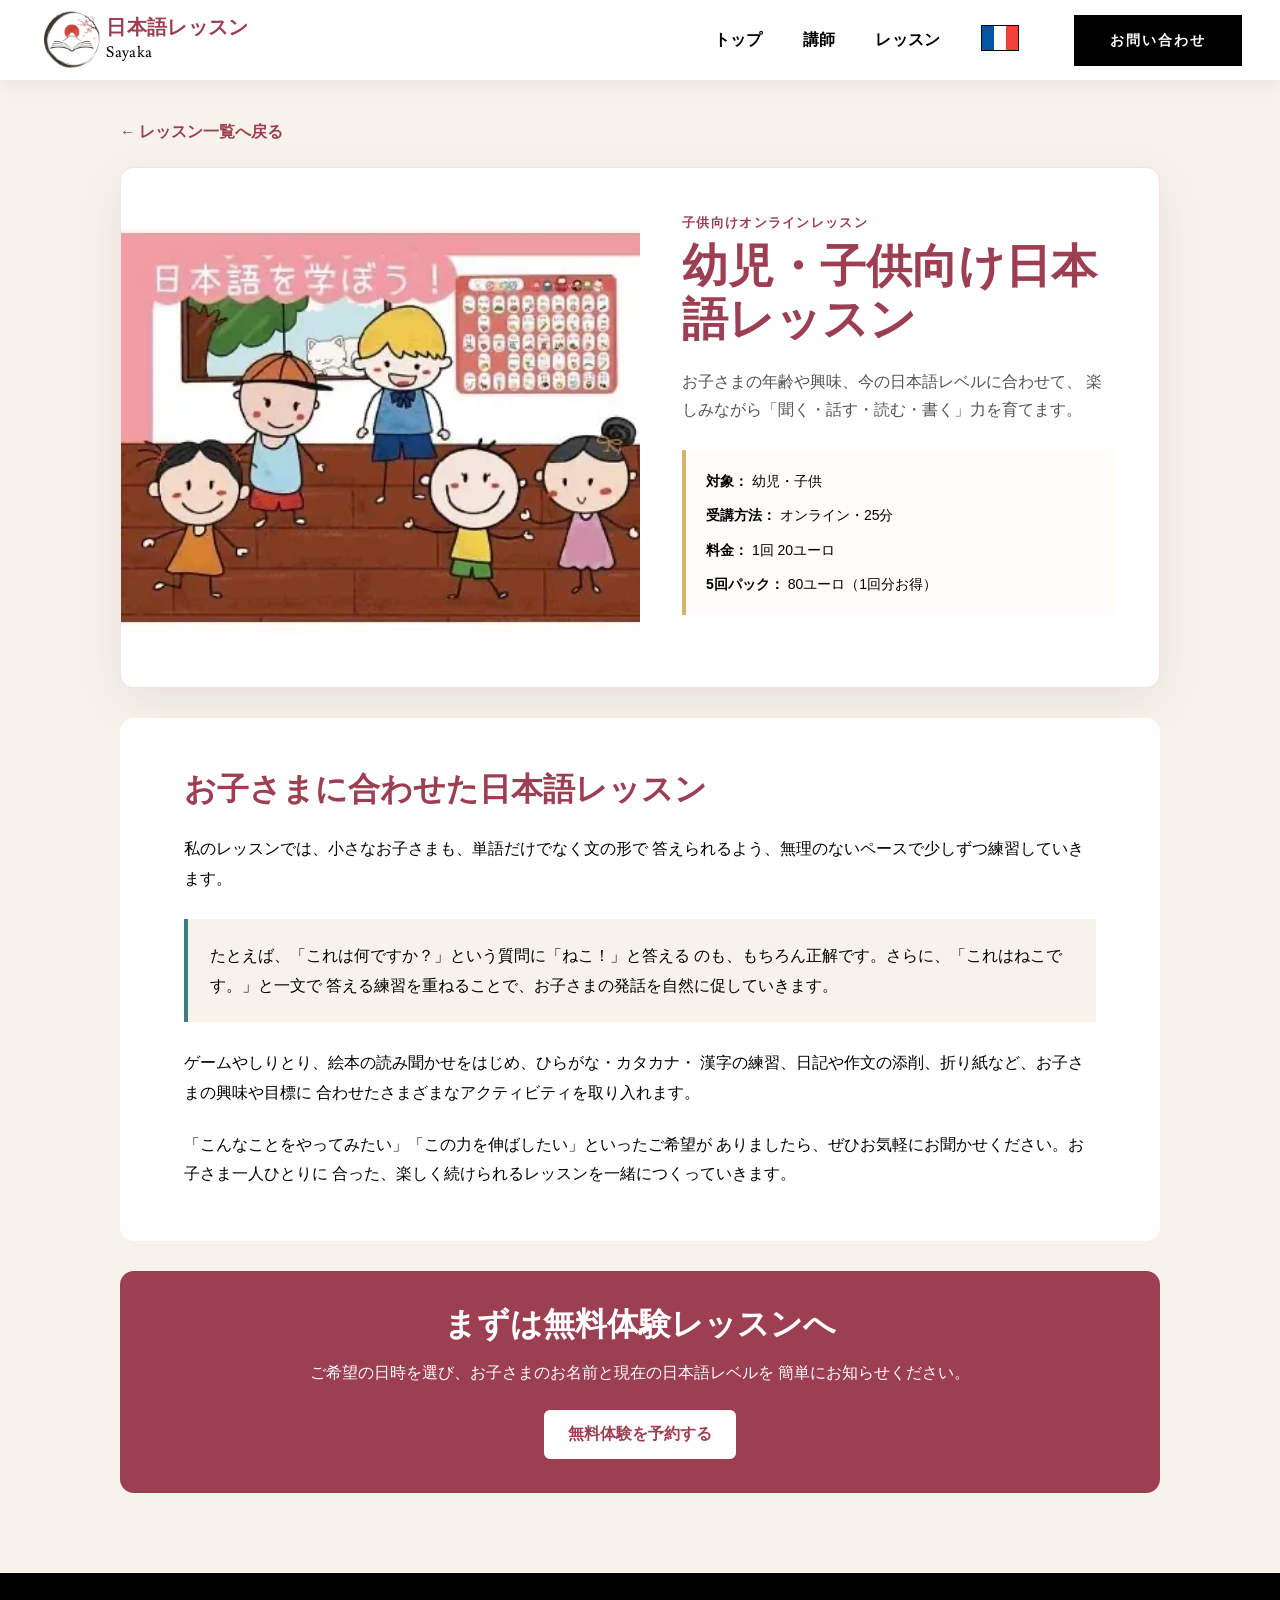
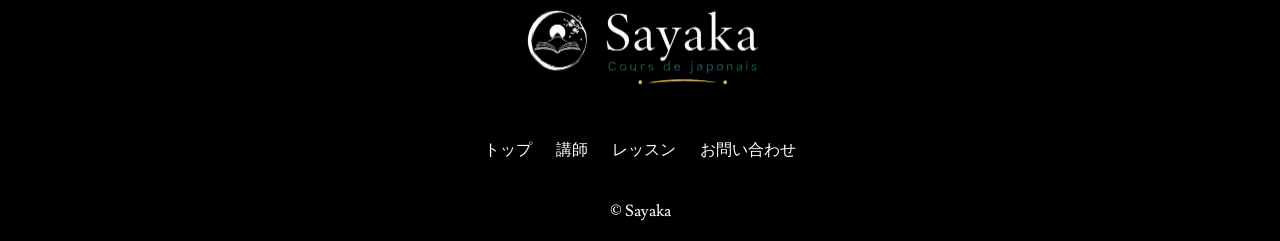
<file: cours-japonais-enfants-jp.html>
<!doctype html>
<html lang="ja">
  <head>
    <meta charset="UTF-8" />
    <meta name="viewport" content="width=device-width, initial-scale=1.0" />
    <title>幼児・子供向け日本語オンラインレッスン | Sayaka</title>
    <meta
      name="description"
      content="幼児・子供向けの日本語オンラインレッスン。会話、ゲーム、しりとり、絵本、ひらがな・カタカナ・漢字、作文や折り紙などを、お子さまに合わせて取り入れます。"
    />
    <link rel="canonical" href="https://japanese-lessons.netlify.app/cours-japonais-enfants-jp.html" />
    <link rel="icon" href="img/icon-sayaka-48.png" type="image/png" sizes="48x48" />
    <link rel="preconnect" href="https://fonts.googleapis.com" />
    <link rel="preconnect" href="https://fonts.gstatic.com" crossorigin />
    <link
      href="https://fonts.googleapis.com/css2?family=Lusitana:wght@400;700&amp;display=swap"
      rel="preload"
      as="style"
      onload="this.onload=null;this.rel='stylesheet'"
    />
    <noscript><link rel="stylesheet" href="https://fonts.googleapis.com/css2?family=Lusitana:wght@400;700&amp;display=swap" /></noscript>
    <link rel="stylesheet" href="./css/style.min.css" />
  </head>

  <body>
    <div id="container" class="jp">
      <div class="menuMobile__cover"></div>

      <header class="header">
        <div class="header__inner">
          <img
            src="img/logo-sayaka-header-v2.webp"
            alt="Sayaka 日本語レッスンのロゴ"
            class="header__logo"
            width="204"
            height="204"
          />
          <p class="header__title">日本語レッスン <br /><span>Sayaka</span></p>

          <nav class="header__nav" aria-label="メインメニュー">
            <ul class="header__ul">
              <li><a class="header__li" href="jp.html?lang=jp">トップ</a></li>
              <li><a class="header__li" href="jp.html?lang=jp#about">講師</a></li>
              <li><a class="header__li" href="jp.html?lang=jp#works">レッスン</a></li>
              <li>
                <a class="header__li" href="index.html?lang=fr" aria-label="フランス語に切り替える">
                  <svg xmlns="http://www.w3.org/2000/svg" viewBox="0 0 38 26" width="38" height="26" role="img">
                    <title>フランス国旗</title>
                    <rect width="38" height="26" fill="none" stroke="#000000" stroke-width="2" />
                    <rect x="1" y="1" width="12" height="24" fill="#0055a4" />
                    <rect x="13" y="1" width="12" height="24" fill="#ffffff" />
                    <rect x="25" y="1" width="12" height="24" fill="#ef4135" />
                  </svg>
                </a>
              </li>
            </ul>
            <div class="header__btn">
              <a class="header__a btn reverse-slid-bg" href="jp.html?lang=jp#contact">お問い合わせ</a>
            </div>
          </nav>

          <button class="menuMobile__btn" aria-label="メニューを開閉する">
            <span></span><span></span><span></span>
          </button>
        </div>
      </header>

      <main class="course-page">
        <div class="course-page__container">
          <a class="course-page__back" href="jp.html?lang=jp#works">← レッスン一覧へ戻る</a>

          <article>
            <div class="course-page__hero">
              <div class="course-page__image">
                <img
                  src="img/child-375.webp"
                  alt="さまざまな国の子供たちが楽しく日本語を学ぶイラスト"
                  width="375"
                  height="375"
                  fetchpriority="high"
                  decoding="async"
                />
              </div>
              <div class="course-page__summary">
                <p class="course-page__eyebrow">子供向けオンラインレッスン</p>
                <h1>幼児・子供向け日本語レッスン</h1>
                <p class="course-page__lead">
                  お子さまの年齢や興味、今の日本語レベルに合わせて、
                  楽しみながら「聞く・話す・読む・書く」力を育てます。
                </p>
                <div class="course-page__facts">
                  <p><strong>対象：</strong> 幼児・子供</p>
                  <p><strong>受講方法：</strong> オンライン・25分</p>
                  <p><strong>料金：</strong> 1回 20ユーロ</p>
                  <p><strong>5回パック：</strong> 80ユーロ（1回分お得）</p>
                </div>
              </div>
            </div>

            <section class="course-page__content">
              <h2>お子さまに合わせた日本語レッスン</h2>
              <p>
                私のレッスンでは、小さなお子さまも、単語だけでなく文の形で
                答えられるよう、無理のないペースで少しずつ練習していきます。
              </p>
              <div class="course-page__example">
                <p>
                  たとえば、「これは何ですか？」という質問に「ねこ！」と答える
                  のも、もちろん正解です。さらに、「これはねこです。」と一文で
                  答える練習を重ねることで、お子さまの発話を自然に促していきます。
                </p>
              </div>
              <p>
                ゲームやしりとり、絵本の読み聞かせをはじめ、ひらがな・カタカナ・
                漢字の練習、日記や作文の添削、折り紙など、お子さまの興味や目標に
                合わせたさまざまなアクティビティを取り入れます。
              </p>
              <p>
                「こんなことをやってみたい」「この力を伸ばしたい」といったご希望が
                ありましたら、ぜひお気軽にお聞かせください。お子さま一人ひとりに
                合った、楽しく続けられるレッスンを一緒につくっていきます。
              </p>
            </section>

            <section class="course-page__cta">
              <h2>まずは無料体験レッスンへ</h2>
              <p>
                ご希望の日時を選び、お子さまのお名前と現在の日本語レベルを
                簡単にお知らせください。
              </p>
              <a
                class="course-page__booking"
                href="https://calendly.com/sayakavincent1980/30min"
                target="_blank"
                rel="noopener noreferrer"
                >無料体験を予約する</a
              >
            </section>
          </article>
        </div>
      </main>

      <footer class="footer">
        <div class="footer__container">
          <a href="jp.html?lang=jp" class="footer__logo-link" aria-label="トップへ戻る">
            <img
              src="img/logo-sayaka-footer-v3.webp"
              alt="Sayaka 日本語レッスンのロゴ"
              class="logo"
              width="560"
              height="219"
              loading="lazy"
              decoding="async"
            />
          </a>
          <nav class="footer__nav" aria-label="フッターメニュー">
            <ul class="footer__ul">
              <li><a class="footer__li" href="jp.html?lang=jp">トップ</a></li>
              <li><a class="footer__li" href="jp.html?lang=jp#about">講師</a></li>
              <li><a class="footer__li" href="jp.html?lang=jp#works">レッスン</a></li>
              <li><a class="footer__li" href="jp.html?lang=jp#contact">お問い合わせ</a></li>
            </ul>
          </nav>
        </div>
        <div class="footer__copylight">&copy; Sayaka</div>
      </footer>
    </div>

    <nav class="menuMobile" aria-label="モバイルメニュー">
      <ul class="menuMobile__main">
        <li class="menuMobile__item"><a href="jp.html?lang=jp" class="menuMobile__link"><span class="menu-title">トップ</span></a></li>
        <li class="menuMobile__item"><a href="jp.html?lang=jp#about" class="menuMobile__link"><span class="menu-title">講師</span></a></li>
        <li class="menuMobile__item"><a href="jp.html?lang=jp#works" class="menuMobile__link"><span class="menu-title">レッスン</span></a></li>
        <li class="menuMobile__item"><a href="index.html?lang=fr" class="menuMobile__link"><span class="menu-title">Français</span></a></li>
        <li class="menuMobile__item"><a href="jp.html?lang=jp#contact" class="menuMobile__link"><span class="menu-title">お問い合わせ</span></a></li>
      </ul>
    </nav>

    <script src="scripts/mobile.js"></script>
  </body>
</html>
</file>
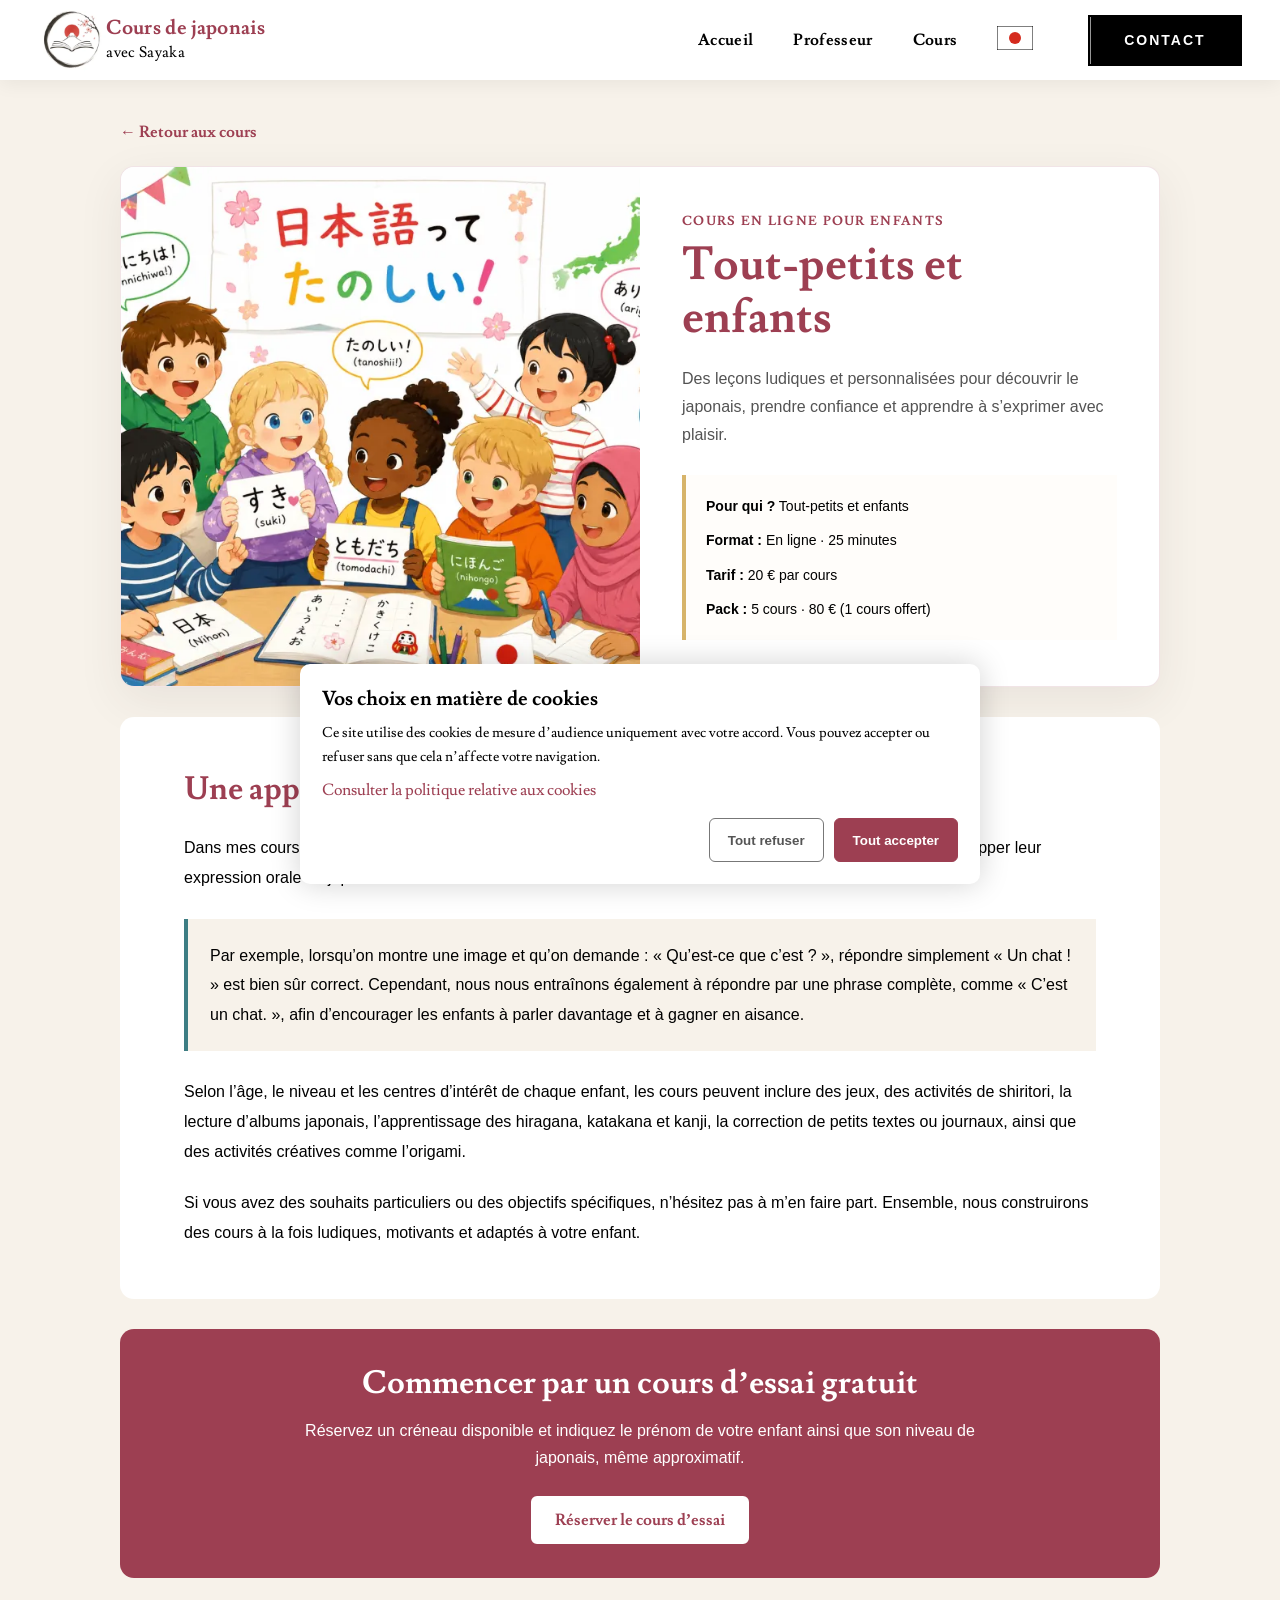
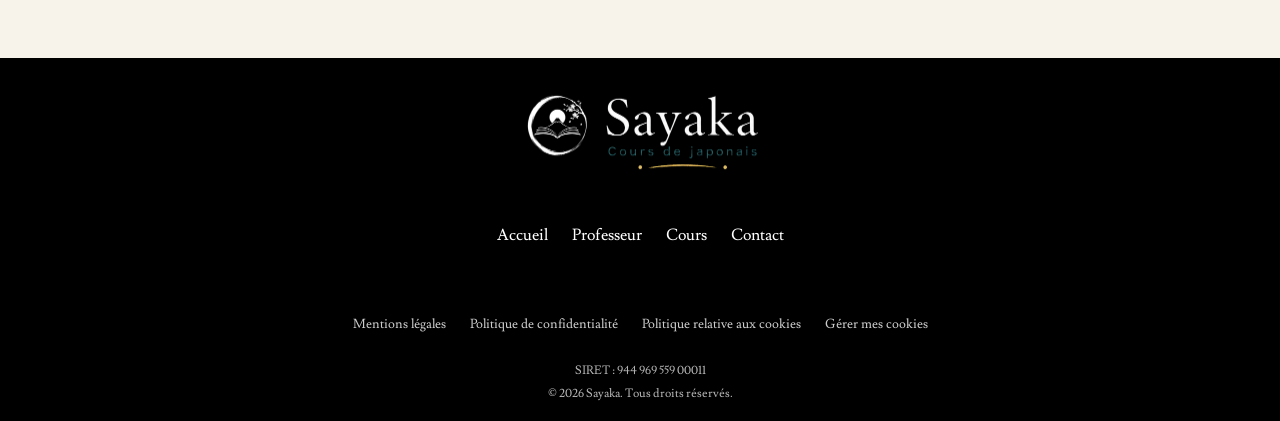
<file: cours-japonais-enfants.html>
<!doctype html>
<html lang="fr">
  <head>
    <meta charset="UTF-8" />
    <meta name="viewport" content="width=device-width, initial-scale=1.0" />
    <title>Cours de japonais pour enfants en ligne | Sayaka</title>
    <meta
      name="description"
      content="Cours de japonais en ligne ludiques et personnalisés pour tout-petits et enfants : expression orale, jeux, albums, hiragana, katakana, kanji et activités créatives."
    />
    <link rel="canonical" href="https://japanese-lessons.netlify.app/cours-japonais-enfants.html" />
    <link rel="icon" href="img/icon-sayaka-48.png" type="image/png" sizes="48x48" />
    <link rel="preconnect" href="https://fonts.googleapis.com" />
    <link rel="preconnect" href="https://fonts.gstatic.com" crossorigin />
    <link
      href="https://fonts.googleapis.com/css2?family=Lusitana:wght@400;700&amp;display=swap"
      rel="preload"
      as="style"
      onload="this.onload=null;this.rel='stylesheet'"
    />
    <noscript><link rel="stylesheet" href="https://fonts.googleapis.com/css2?family=Lusitana:wght@400;700&amp;display=swap" /></noscript>
    <link rel="stylesheet" href="./css/style.min.css" />
  </head>

  <body>
    <div id="container">
      <div class="menuMobile__cover"></div>

      <header class="header">
        <div class="header__inner">
          <img
            src="img/logo-sayaka-header-v2.webp"
            alt="Logo Sayaka, cours de japonais"
            class="header__logo"
            width="204"
            height="204"
          />
          <p class="header__title">Cours de japonais <br /><span>avec Sayaka</span></p>

          <nav class="header__nav" aria-label="Navigation principale">
            <ul class="header__ul">
              <li><a class="header__li" href="index.html">Accueil</a></li>
              <li><a class="header__li" href="index.html#about">Professeur</a></li>
              <li><a class="header__li" href="index.html#works">Cours</a></li>
              <li>
                <a class="header__li" href="jp.html?lang=jp" aria-label="Passer à la version japonaise">
                  <svg xmlns="http://www.w3.org/2000/svg" viewBox="0 0 36 24" width="36" height="24" role="img">
                    <title>Drapeau japonais</title>
                    <rect fill="#ffffff" width="36" height="24" stroke="#000000" stroke-width="1" />
                    <circle fill="#d52b1e" cx="18" cy="12" r="6" />
                  </svg>
                </a>
              </li>
            </ul>
            <div class="header__btn">
              <a class="header__a btn reverse-slid-bg" href="index.html#contact">Contact</a>
            </div>
          </nav>

          <button class="menuMobile__btn" aria-label="Ouvrir/fermer le menu">
            <span></span><span></span><span></span>
          </button>
        </div>
      </header>

      <main class="course-page">
        <div class="course-page__container">
          <a class="course-page__back" href="index.html#works">← Retour aux cours</a>

          <article>
            <div class="course-page__hero">
              <div class="course-page__image">
                <img
                  src="img/nihongo-child-800.webp"
                  srcset="img/nihongo-child-800.webp 800w, img/nihongo-child-1200.webp 1200w"
                  sizes="(min-width: 600px) 50vw, 92vw"
                  alt="Enfants apprenant le japonais ensemble dans une ambiance joyeuse"
                  width="800"
                  height="640"
                  fetchpriority="high"
                  decoding="async"
                />
              </div>
              <div class="course-page__summary">
                <p class="course-page__eyebrow">Cours en ligne pour enfants</p>
                <h1>Tout-petits et enfants</h1>
                <p class="course-page__lead">
                  Des leçons ludiques et personnalisées pour découvrir le japonais,
                  prendre confiance et apprendre à s’exprimer avec plaisir.
                </p>
                <div class="course-page__facts">
                  <p><strong>Pour qui ?</strong> Tout-petits et enfants</p>
                  <p><strong>Format :</strong> En ligne · 25 minutes</p>
                  <p><strong>Tarif :</strong> 20 € par cours</p>
                  <p><strong>Pack :</strong> 5 cours · 80 € (1 cours offert)</p>
                </div>
              </div>
            </div>

            <section class="course-page__content">
              <h2>Une approche adaptée à chaque enfant</h2>
              <p>
                Dans mes cours, j’encourage les enfants à répondre progressivement
                par des phrases complètes afin de développer leur expression orale
                en japonais.
              </p>
              <div class="course-page__example">
                <p>
                  Par exemple, lorsqu’on montre une image et qu’on demande :
                  « Qu’est-ce que c’est ? », répondre simplement « Un chat ! » est
                  bien sûr correct. Cependant, nous nous entraînons également à
                  répondre par une phrase complète, comme « C’est un chat. », afin
                  d’encourager les enfants à parler davantage et à gagner en aisance.
                </p>
              </div>
              <p>
                Selon l’âge, le niveau et les centres d’intérêt de chaque enfant,
                les cours peuvent inclure des jeux, des activités de shiritori, la
                lecture d’albums japonais, l’apprentissage des hiragana, katakana et
                kanji, la correction de petits textes ou journaux, ainsi que des
                activités créatives comme l’origami.
              </p>
              <p>
                Si vous avez des souhaits particuliers ou des objectifs spécifiques,
                n’hésitez pas à m’en faire part. Ensemble, nous construirons des cours
                à la fois ludiques, motivants et adaptés à votre enfant.
              </p>
            </section>

            <section class="course-page__cta">
              <h2>Commencer par un cours d’essai gratuit</h2>
              <p>
                Réservez un créneau disponible et indiquez le prénom de votre enfant
                ainsi que son niveau de japonais, même approximatif.
              </p>
              <a
                class="course-page__booking"
                href="https://calendly.com/sayakavincent1980/30min"
                target="_blank"
                rel="noopener noreferrer"
                >Réserver le cours d’essai</a
              >
            </section>
          </article>
        </div>
      </main>

      <footer class="footer">
        <div class="footer__container">
          <a href="index.html" class="footer__logo-link" aria-label="Accueil">
            <img
              src="img/logo-sayaka-footer-v3.webp"
              alt="Sayaka – Cours de japonais"
              class="logo"
              width="560"
              height="219"
              loading="lazy"
              decoding="async"
            />
          </a>
          <nav class="footer__nav" aria-label="Navigation du pied de page">
            <ul class="footer__ul">
              <li><a class="footer__li" href="index.html">Accueil</a></li>
              <li><a class="footer__li" href="index.html#about">Professeur</a></li>
              <li><a class="footer__li" href="index.html#works">Cours</a></li>
              <li><a class="footer__li" href="index.html#contact">Contact</a></li>
            </ul>
          </nav>
          <nav class="footer__legal" aria-label="Informations légales">
            <ul class="footer__legal-list">
              <li><a href="mentions-legales.html">Mentions légales</a></li>
              <li><a href="politique-confidentialite.html">Politique de confidentialité</a></li>
              <li><a href="politique-cookies.html">Politique relative aux cookies</a></li>
              <li><button type="button" class="footer__cookie-settings" data-open-cookie-settings>Gérer mes cookies</button></li>
            </ul>
          </nav>
        </div>
        <div class="footer__siret">SIRET : 944 969 559 00011</div>
        <div class="footer__copyright">
          &copy; <span id="current-year"></span> Sayaka. Tous droits réservés.
        </div>
      </footer>
    </div>

    <nav class="menuMobile" aria-label="Navigation mobile">
      <ul class="menuMobile__main">
        <li class="menuMobile__item"><a href="index.html" class="menuMobile__link"><span class="menu-title">Accueil</span></a></li>
        <li class="menuMobile__item"><a href="index.html#about" class="menuMobile__link"><span class="menu-title">Professeur</span></a></li>
        <li class="menuMobile__item"><a href="index.html#works" class="menuMobile__link"><span class="menu-title">Cours</span></a></li>
        <li class="menuMobile__item"><a href="jp.html?lang=jp" class="menuMobile__link"><span class="menu-title">日本語</span></a></li>
        <li class="menuMobile__item"><a href="index.html#contact" class="menuMobile__link"><span class="menu-title">Contact</span></a></li>
      </ul>
    </nav>

    <script src="scripts/mobile.js"></script>
    <script src="scripts/time.js"></script>
    <script src="scripts/cookies.js"></script>
  </body>
</html>
</file>
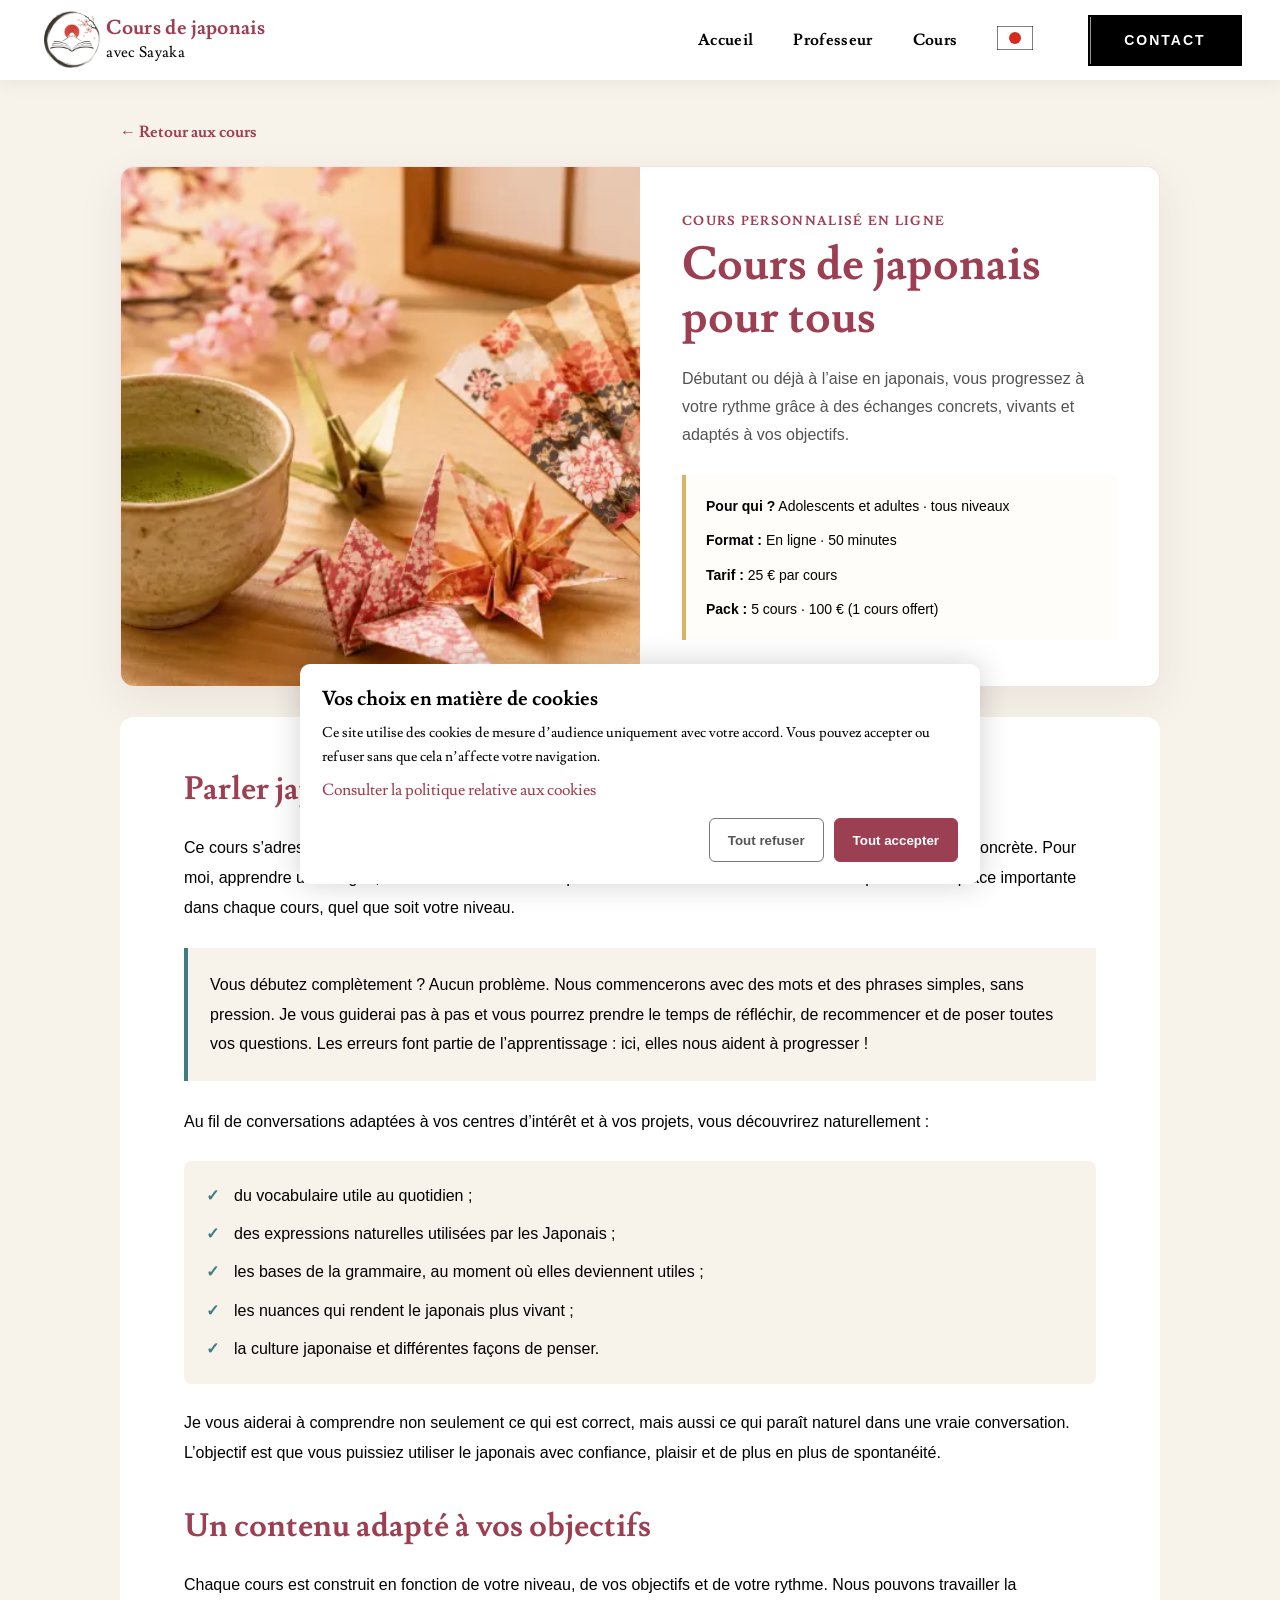
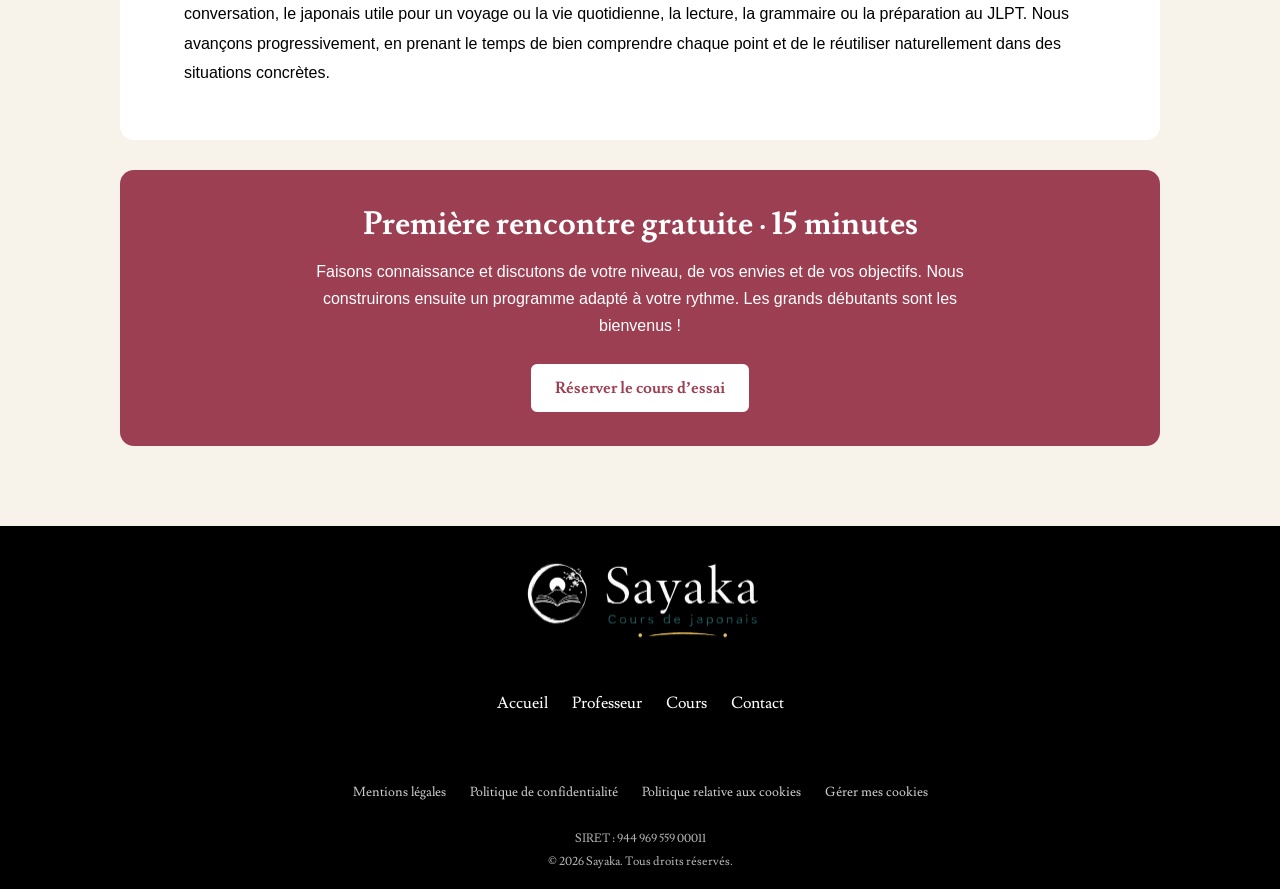
<file: cours-japonais-pour-tous.html>
<!doctype html>
<html lang="fr">
  <head>
    <meta charset="UTF-8" />
    <meta name="viewport" content="width=device-width, initial-scale=1.0" />
    <title>Cours de japonais en ligne pour tous | Sayaka</title>
    <meta
      name="description"
      content="Cours de japonais en ligne personnalisés pour adolescents et adultes, du niveau débutant à avancé. Conversation, vocabulaire, grammaire et culture japonaise dans une ambiance détendue."
    />
    <link rel="canonical" href="https://japanese-lessons.netlify.app/cours-japonais-pour-tous.html" />
    <link rel="icon" href="img/icon-sayaka-48.png" type="image/png" sizes="48x48" />
    <link rel="preconnect" href="https://fonts.googleapis.com" />
    <link rel="preconnect" href="https://fonts.gstatic.com" crossorigin />
    <link
      href="https://fonts.googleapis.com/css2?family=Lusitana:wght@400;700&amp;display=swap"
      rel="preload"
      as="style"
      onload="this.onload=null;this.rel='stylesheet'"
    />
    <noscript><link rel="stylesheet" href="https://fonts.googleapis.com/css2?family=Lusitana:wght@400;700&amp;display=swap" /></noscript>
    <link rel="stylesheet" href="./css/style.min.css" />
  </head>

  <body>
    <div id="container">
      <div class="menuMobile__cover"></div>

      <header class="header">
        <div class="header__inner">
          <img
            src="img/logo-sayaka-header-v2.webp"
            alt="Logo Sayaka, cours de japonais"
            class="header__logo"
            width="204"
            height="204"
          />
          <p class="header__title">Cours de japonais <br /><span>avec Sayaka</span></p>

          <nav class="header__nav" aria-label="Navigation principale">
            <ul class="header__ul">
              <li><a class="header__li" href="index.html">Accueil</a></li>
              <li><a class="header__li" href="index.html#about">Professeur</a></li>
              <li><a class="header__li" href="index.html#works">Cours</a></li>
              <li>
                <a class="header__li" href="jp.html?lang=jp" aria-label="Passer à la version japonaise">
                  <svg xmlns="http://www.w3.org/2000/svg" viewBox="0 0 36 24" width="36" height="24" role="img">
                    <title>Drapeau japonais</title>
                    <rect fill="#ffffff" width="36" height="24" stroke="#000000" stroke-width="1" />
                    <circle fill="#d52b1e" cx="18" cy="12" r="6" />
                  </svg>
                </a>
              </li>
            </ul>
            <div class="header__btn">
              <a class="header__a btn reverse-slid-bg" href="index.html#contact">Contact</a>
            </div>
          </nav>

          <button class="menuMobile__btn" aria-label="Ouvrir/fermer le menu">
            <span></span><span></span><span></span>
          </button>
        </div>
      </header>

      <main class="course-page">
        <div class="course-page__container">
          <a class="course-page__back" href="index.html#works">← Retour aux cours</a>

          <article>
            <div class="course-page__hero">
              <div class="course-page__image">
                <img
                  src="img/japonais-800.webp"
                  srcset="img/japonais-800.webp 800w, img/japonais-1200.webp 1200w"
                  sizes="(min-width: 600px) 50vw, 92vw"
                  alt="Cours de japonais en ligne dans une ambiance conviviale"
                  width="800"
                  height="427"
                  fetchpriority="high"
                  decoding="async"
                />
              </div>
              <div class="course-page__summary">
                <p class="course-page__eyebrow">Cours personnalisé en ligne</p>
                <h1>Cours de japonais pour tous</h1>
                <p class="course-page__lead">
                  Débutant ou déjà à l’aise en japonais, vous progressez à votre
                  rythme grâce à des échanges concrets, vivants et adaptés à vos objectifs.
                </p>
                <div class="course-page__facts">
                  <p><strong>Pour qui ?</strong> Adolescents et adultes · tous niveaux</p>
                  <p><strong>Format :</strong> En ligne · 50 minutes</p>
                  <p><strong>Tarif :</strong> 25 € par cours</p>
                  <p><strong>Pack :</strong> 5 cours · 100 € (1 cours offert)</p>
                </div>
              </div>
            </div>

            <section class="course-page__content">
              <h2>Parler japonais dès le début, à votre rythme</h2>
              <p>
                Ce cours s’adresse aux personnes qui souhaitent progresser en
                japonais tout en utilisant la langue de manière concrète. Pour moi,
                apprendre une langue, c’est avant tout communiquer avec les autres.
                La conversation occupe donc une place importante dans chaque cours,
                quel que soit votre niveau.
              </p>
              <div class="course-page__example">
                <p>
                  Vous débutez complètement ? Aucun problème. Nous commencerons avec
                  des mots et des phrases simples, sans pression. Je vous guiderai pas
                  à pas et vous pourrez prendre le temps de réfléchir, de recommencer
                  et de poser toutes vos questions. Les erreurs font partie de
                  l’apprentissage : ici, elles nous aident à progresser !
                </p>
              </div>
              <p>
                Au fil de conversations adaptées à vos centres d’intérêt et à vos
                projets, vous découvrirez naturellement :
              </p>
              <ul class="course-page__list">
                <li>du vocabulaire utile au quotidien ;</li>
                <li>des expressions naturelles utilisées par les Japonais ;</li>
                <li>les bases de la grammaire, au moment où elles deviennent utiles ;</li>
                <li>les nuances qui rendent le japonais plus vivant ;</li>
                <li>la culture japonaise et différentes façons de penser.</li>
              </ul>
              <p>
                Je vous aiderai à comprendre non seulement ce qui est correct, mais
                aussi ce qui paraît naturel dans une vraie conversation. L’objectif
                est que vous puissiez utiliser le japonais avec confiance, plaisir et
                de plus en plus de spontanéité.
              </p>

              <h2>Un contenu adapté à vos objectifs</h2>
              <p>
                Chaque cours est construit en fonction de votre niveau, de vos
                objectifs et de votre rythme. Nous pouvons travailler la conversation,
                le japonais utile pour un voyage ou la vie quotidienne, la lecture,
                la grammaire ou la préparation au JLPT. Nous avançons progressivement,
                en prenant le temps de bien comprendre chaque point et de le réutiliser
                naturellement dans des situations concrètes.
              </p>
            </section>

            <section class="course-page__cta">
              <h2>Première rencontre gratuite · 15 minutes</h2>
              <p>
                Faisons connaissance et discutons de votre niveau, de vos envies et
                de vos objectifs. Nous construirons ensuite un programme adapté à
                votre rythme. Les grands débutants sont les bienvenus !
              </p>
              <a
                class="course-page__booking"
                href="https://calendly.com/sayakavincent1980/30min"
                target="_blank"
                rel="noopener noreferrer"
                >Réserver le cours d’essai</a
              >
            </section>
          </article>
        </div>
      </main>

      <footer class="footer">
        <div class="footer__container">
          <a href="index.html" class="footer__logo-link" aria-label="Accueil">
            <img
              src="img/logo-sayaka-footer-v3.webp"
              alt="Sayaka – Cours de japonais"
              class="logo"
              width="560"
              height="219"
              loading="lazy"
              decoding="async"
            />
          </a>
          <nav class="footer__nav" aria-label="Navigation du pied de page">
            <ul class="footer__ul">
              <li><a class="footer__li" href="index.html">Accueil</a></li>
              <li><a class="footer__li" href="index.html#about">Professeur</a></li>
              <li><a class="footer__li" href="index.html#works">Cours</a></li>
              <li><a class="footer__li" href="index.html#contact">Contact</a></li>
            </ul>
          </nav>
          <nav class="footer__legal" aria-label="Informations légales">
            <ul class="footer__legal-list">
              <li><a href="mentions-legales.html">Mentions légales</a></li>
              <li><a href="politique-confidentialite.html">Politique de confidentialité</a></li>
              <li><a href="politique-cookies.html">Politique relative aux cookies</a></li>
              <li><button type="button" class="footer__cookie-settings" data-open-cookie-settings>Gérer mes cookies</button></li>
            </ul>
          </nav>
        </div>
        <div class="footer__siret">SIRET : 944 969 559 00011</div>
        <div class="footer__copyright">
          &copy; <span id="current-year"></span> Sayaka. Tous droits réservés.
        </div>
      </footer>
    </div>

    <nav class="menuMobile" aria-label="Navigation mobile">
      <ul class="menuMobile__main">
        <li class="menuMobile__item"><a href="index.html" class="menuMobile__link"><span class="menu-title">Accueil</span></a></li>
        <li class="menuMobile__item"><a href="index.html#about" class="menuMobile__link"><span class="menu-title">Professeur</span></a></li>
        <li class="menuMobile__item"><a href="index.html#works" class="menuMobile__link"><span class="menu-title">Cours</span></a></li>
        <li class="menuMobile__item"><a href="jp.html?lang=jp" class="menuMobile__link"><span class="menu-title">日本語</span></a></li>
        <li class="menuMobile__item"><a href="index.html#contact" class="menuMobile__link"><span class="menu-title">Contact</span></a></li>
      </ul>
    </nav>

    <script src="scripts/mobile.js"></script>
    <script src="scripts/time.js"></script>
    <script src="scripts/cookies.js"></script>
  </body>
</html>
</file>
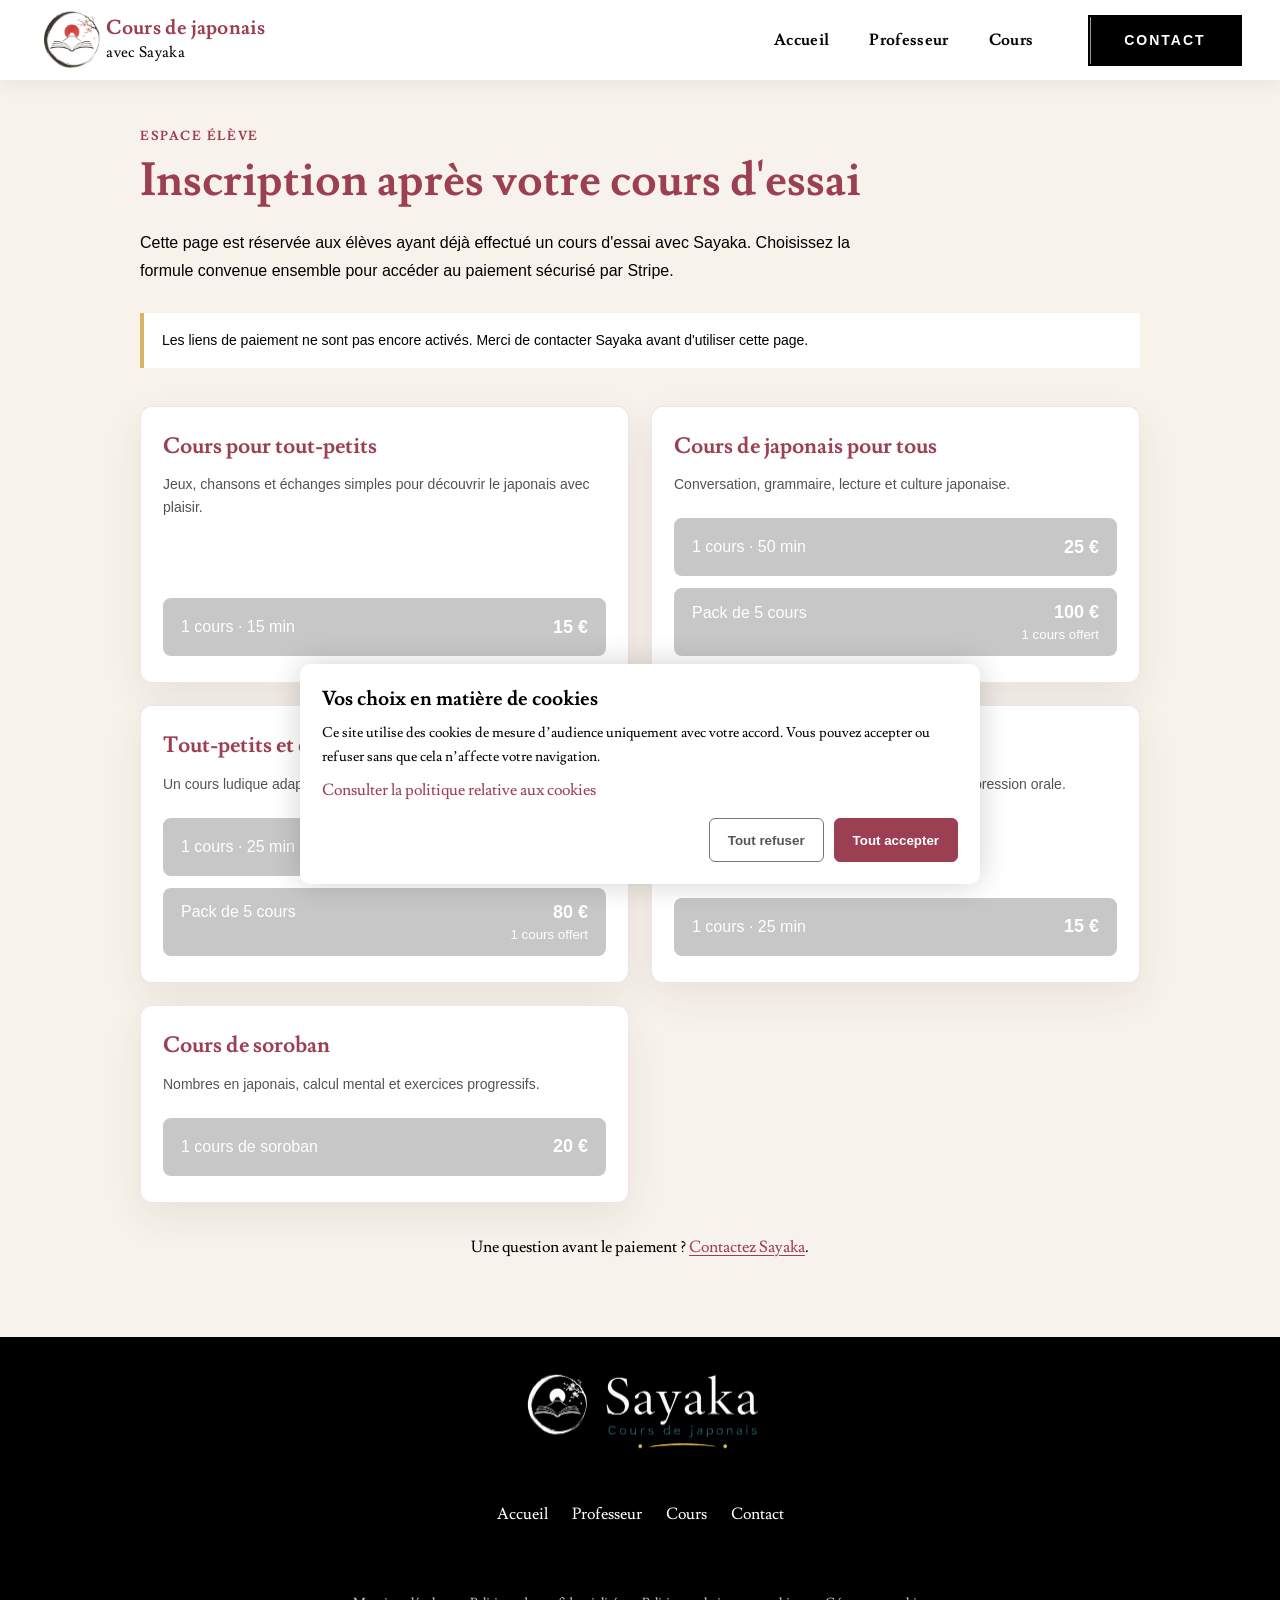
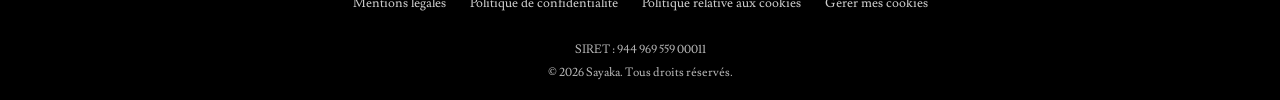
<file: inscription.html>
<!doctype html>
<html lang="fr">
  <head>
    <meta charset="UTF-8" />
    <meta name="viewport" content="width=device-width, initial-scale=1.0" />
    <meta name="robots" content="noindex, nofollow, noarchive" />
    <title>Inscription après le cours d'essai | Sayaka</title>
    <meta
      name="description"
      content="Page d'inscription réservée aux élèves ayant effectué un cours d'essai avec Sayaka."
    />
    <link rel="icon" href="img/icon-sayaka-48.png" type="image/png" sizes="48x48" />
    <link rel="preconnect" href="https://fonts.googleapis.com" />
    <link rel="preconnect" href="https://fonts.gstatic.com" crossorigin />
    <link
      href="https://fonts.googleapis.com/css2?family=Lusitana:wght@400;700&amp;display=swap"
      rel="preload"
      as="style"
      onload="this.onload=null;this.rel='stylesheet'"
    />
    <noscript><link rel="stylesheet" href="https://fonts.googleapis.com/css2?family=Lusitana:wght@400;700&amp;display=swap" /></noscript>
    <link rel="stylesheet" href="./css/style.min.css" />
  </head>

  <body>
    <div id="container">
      <div class="menuMobile__cover"></div>

      <header class="header">
        <div class="header__inner">
          <img
            src="img/logo-sayaka-header-v2.webp"
            alt="Logo Sayaka, cours de japonais"
            class="header__logo"
            width="204"
            height="204"
          />
          <p class="header__title">
            Cours de japonais <br /><span>avec Sayaka</span>
          </p>

          <nav class="header__nav" aria-label="Navigation principale">
            <ul class="header__ul">
              <li><a class="header__li" href="index.html">Accueil</a></li>
              <li><a class="header__li" href="index.html#about">Professeur</a></li>
              <li><a class="header__li" href="index.html#works">Cours</a></li>
            </ul>
            <div class="header__btn">
              <a class="header__a btn reverse-slid-bg" href="index.html#contact">Contact</a>
            </div>
          </nav>

          <button class="menuMobile__btn" aria-label="Ouvrir ou fermer le menu">
            <span></span><span></span><span></span>
          </button>
        </div>
      </header>

      <main class="payment-page">
        <div class="payment-page__container">
          <p class="payment-page__eyebrow">Espace élève</p>
          <h1>Inscription après votre cours d'essai</h1>
          <p class="payment-page__intro">
            Cette page est réservée aux élèves ayant déjà effectué un cours
            d'essai avec Sayaka. Choisissez la formule convenue ensemble pour
            accéder au paiement sécurisé par Stripe.
          </p>

          <div class="payment-page__notice" data-payment-setup-notice role="status">
            Les liens de paiement ne sont pas encore activés. Merci de contacter
            Sayaka avant d'utiliser cette page.
          </div>

          <div class="payment-page__grid">
            <article class="payment-card">
              <h2>Cours pour tout-petits</h2>
              <p>Jeux, chansons et échanges simples pour découvrir le japonais avec plaisir.</p>
              <div class="payment-card__options">
                <a class="payment-card__button" data-payment-link="toddlersSingle">
                  <span>1 cours · 15 min</span><strong>15 €</strong>
                </a>
              </div>
            </article>

            <article class="payment-card">
              <h2>Cours de japonais pour tous</h2>
              <p>Conversation, grammaire, lecture et culture japonaise.</p>
              <div class="payment-card__options">
                <a class="payment-card__button" data-payment-link="generalSingle">
                  <span>1 cours · 50 min</span><strong>25 €</strong>
                </a>
                <a class="payment-card__button payment-card__button--pack" data-payment-link="generalPack">
                  <span>Pack de 5 cours</span><strong>100 €</strong><small>1 cours offert</small>
                </a>
              </div>
            </article>

            <article class="payment-card">
              <h2>Tout-petits et enfants</h2>
              <p>Un cours ludique adapté à l'âge, au niveau et aux intérêts de l'enfant.</p>
              <div class="payment-card__options">
                <a class="payment-card__button" data-payment-link="childrenSingle">
                  <span>1 cours · 25 min</span><strong>20 €</strong>
                </a>
                <a class="payment-card__button payment-card__button--pack" data-payment-link="childrenPack">
                  <span>Pack de 5 cours</span><strong>80 €</strong><small>1 cours offert</small>
                </a>
              </div>
            </article>

            <article class="payment-card">
              <h2>Conversation et prononciation</h2>
              <p>Prononciation, rythme, écoute et pratique de l'expression orale.</p>
              <div class="payment-card__options">
                <a class="payment-card__button" data-payment-link="conversationSingle">
                  <span>1 cours · 25 min</span><strong>15 €</strong>
                </a>
              </div>
            </article>

            <article class="payment-card">
              <h2>Cours de soroban</h2>
              <p>Nombres en japonais, calcul mental et exercices progressifs.</p>
              <div class="payment-card__options">
                <a class="payment-card__button" data-payment-link="sorobanSingle">
                  <span>1 cours de soroban</span><strong>20 €</strong>
                </a>
              </div>
            </article>
          </div>

          <p class="payment-page__help">
            Une question avant le paiement ?
            <a href="index.html#contact">Contactez Sayaka</a>.
          </p>
        </div>
      </main>

      <footer class="footer">
        <div class="footer__container">
          <a href="index.html" class="footer__logo-link" aria-label="Accueil">
            <img
              src="img/logo-sayaka-footer-v3.webp"
              alt="Sayaka – Cours de japonais"
              class="logo"
              width="560"
              height="219"
              loading="lazy"
              decoding="async"
            />
          </a>
          <nav class="footer__nav" aria-label="Navigation du pied de page">
            <ul class="footer__ul">
              <li><a class="footer__li" href="index.html">Accueil</a></li>
              <li><a class="footer__li" href="index.html#about">Professeur</a></li>
              <li><a class="footer__li" href="index.html#works">Cours</a></li>
              <li><a class="footer__li" href="index.html#contact">Contact</a></li>
            </ul>
          </nav>
          <nav class="footer__legal" aria-label="Informations légales">
            <ul class="footer__legal-list">
              <li><a href="mentions-legales.html">Mentions légales</a></li>
              <li><a href="politique-confidentialite.html">Politique de confidentialité</a></li>
              <li><a href="politique-cookies.html">Politique relative aux cookies</a></li>
              <li><button type="button" class="footer__cookie-settings" data-open-cookie-settings>Gérer mes cookies</button></li>
            </ul>
          </nav>
        </div>
        <div class="footer__siret">SIRET : 944 969 559 00011</div>
        <div class="footer__copyright">
          &copy; <span id="current-year"></span> Sayaka. Tous droits réservés.
        </div>
      </footer>
    </div>

    <nav class="menuMobile" aria-label="Navigation mobile">
      <ul class="menuMobile__main">
        <li class="menuMobile__item"><a href="index.html" class="menuMobile__link"><span class="menu-title">Accueil</span></a></li>
        <li class="menuMobile__item"><a href="index.html#about" class="menuMobile__link"><span class="menu-title">Professeur</span></a></li>
        <li class="menuMobile__item"><a href="index.html#works" class="menuMobile__link"><span class="menu-title">Cours</span></a></li>
        <li class="menuMobile__item"><a href="index.html#contact" class="menuMobile__link"><span class="menu-title">Contact</span></a></li>
      </ul>
    </nav>

    <script src="scripts/mobile.js"></script>
    <script src="scripts/payments.js"></script>
    <script src="scripts/time.js"></script>
    <script src="scripts/cookies.js"></script>
  </body>
</html>
</file>
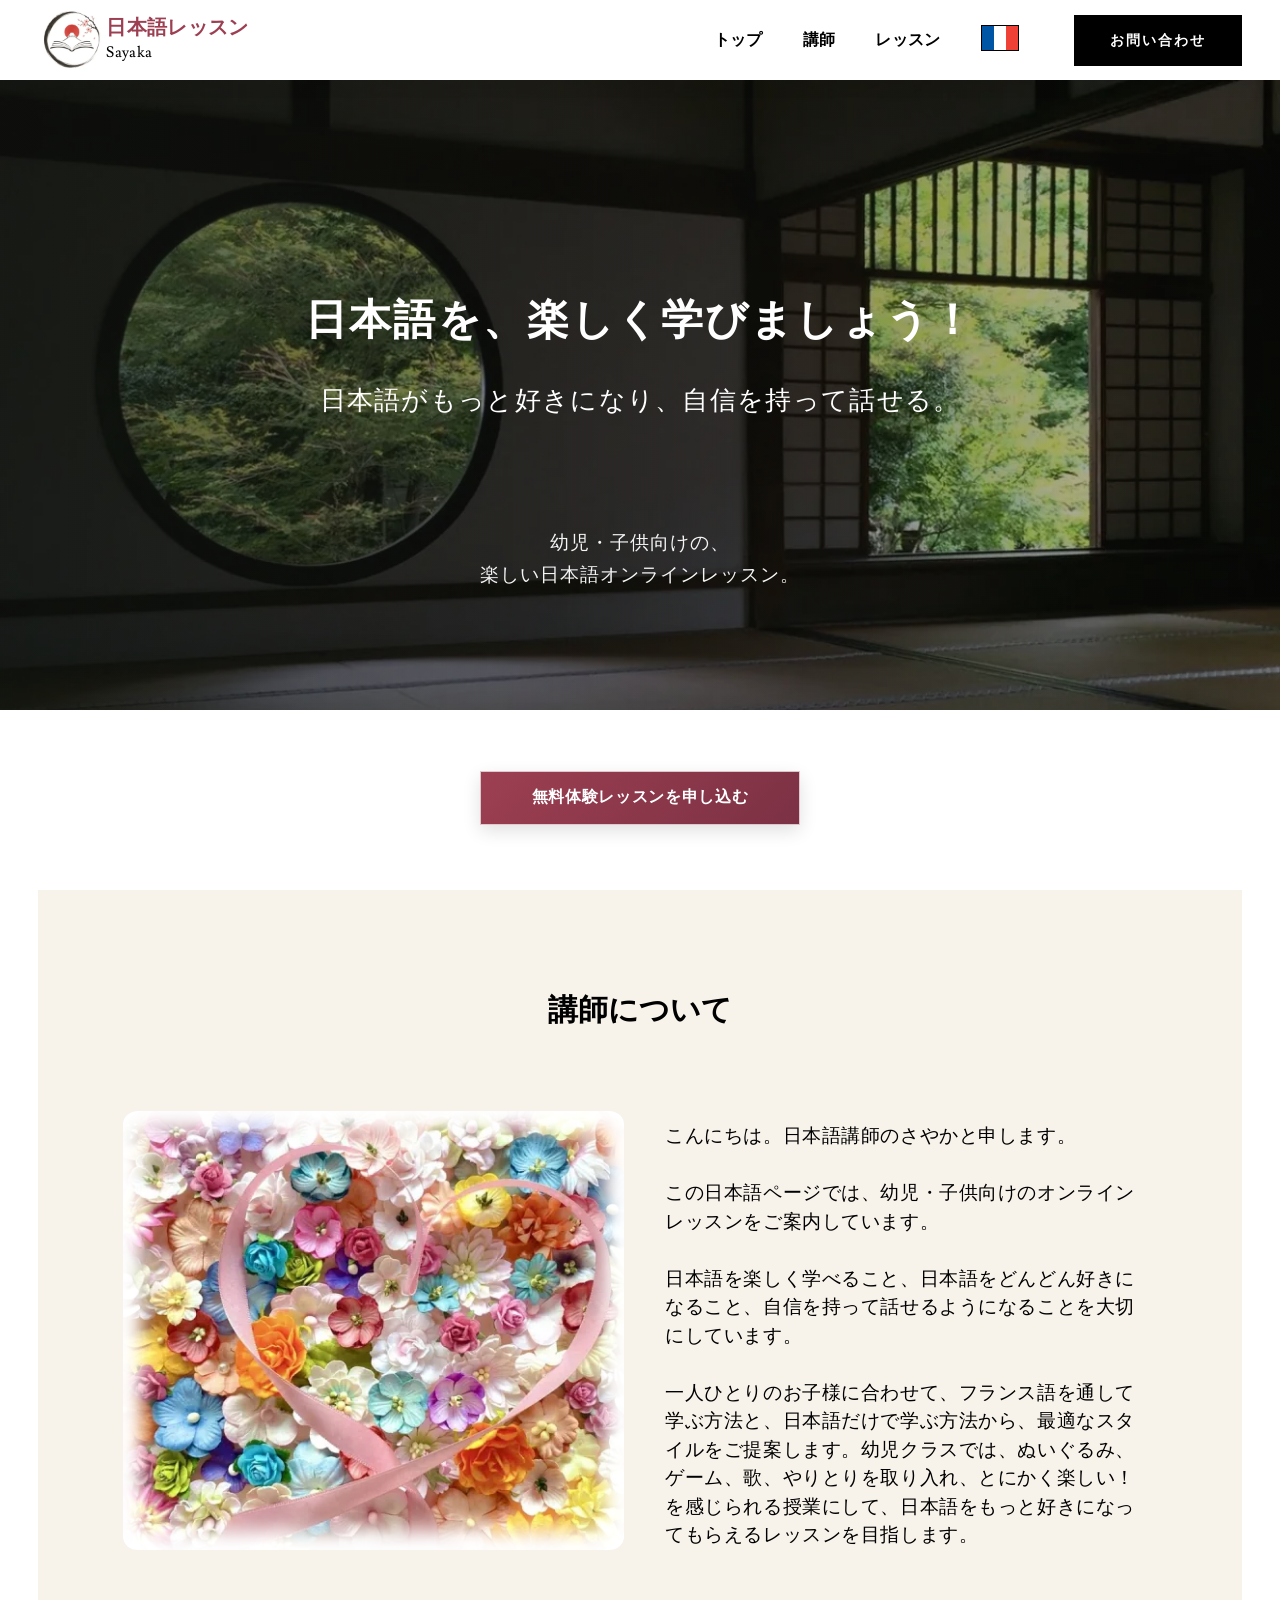
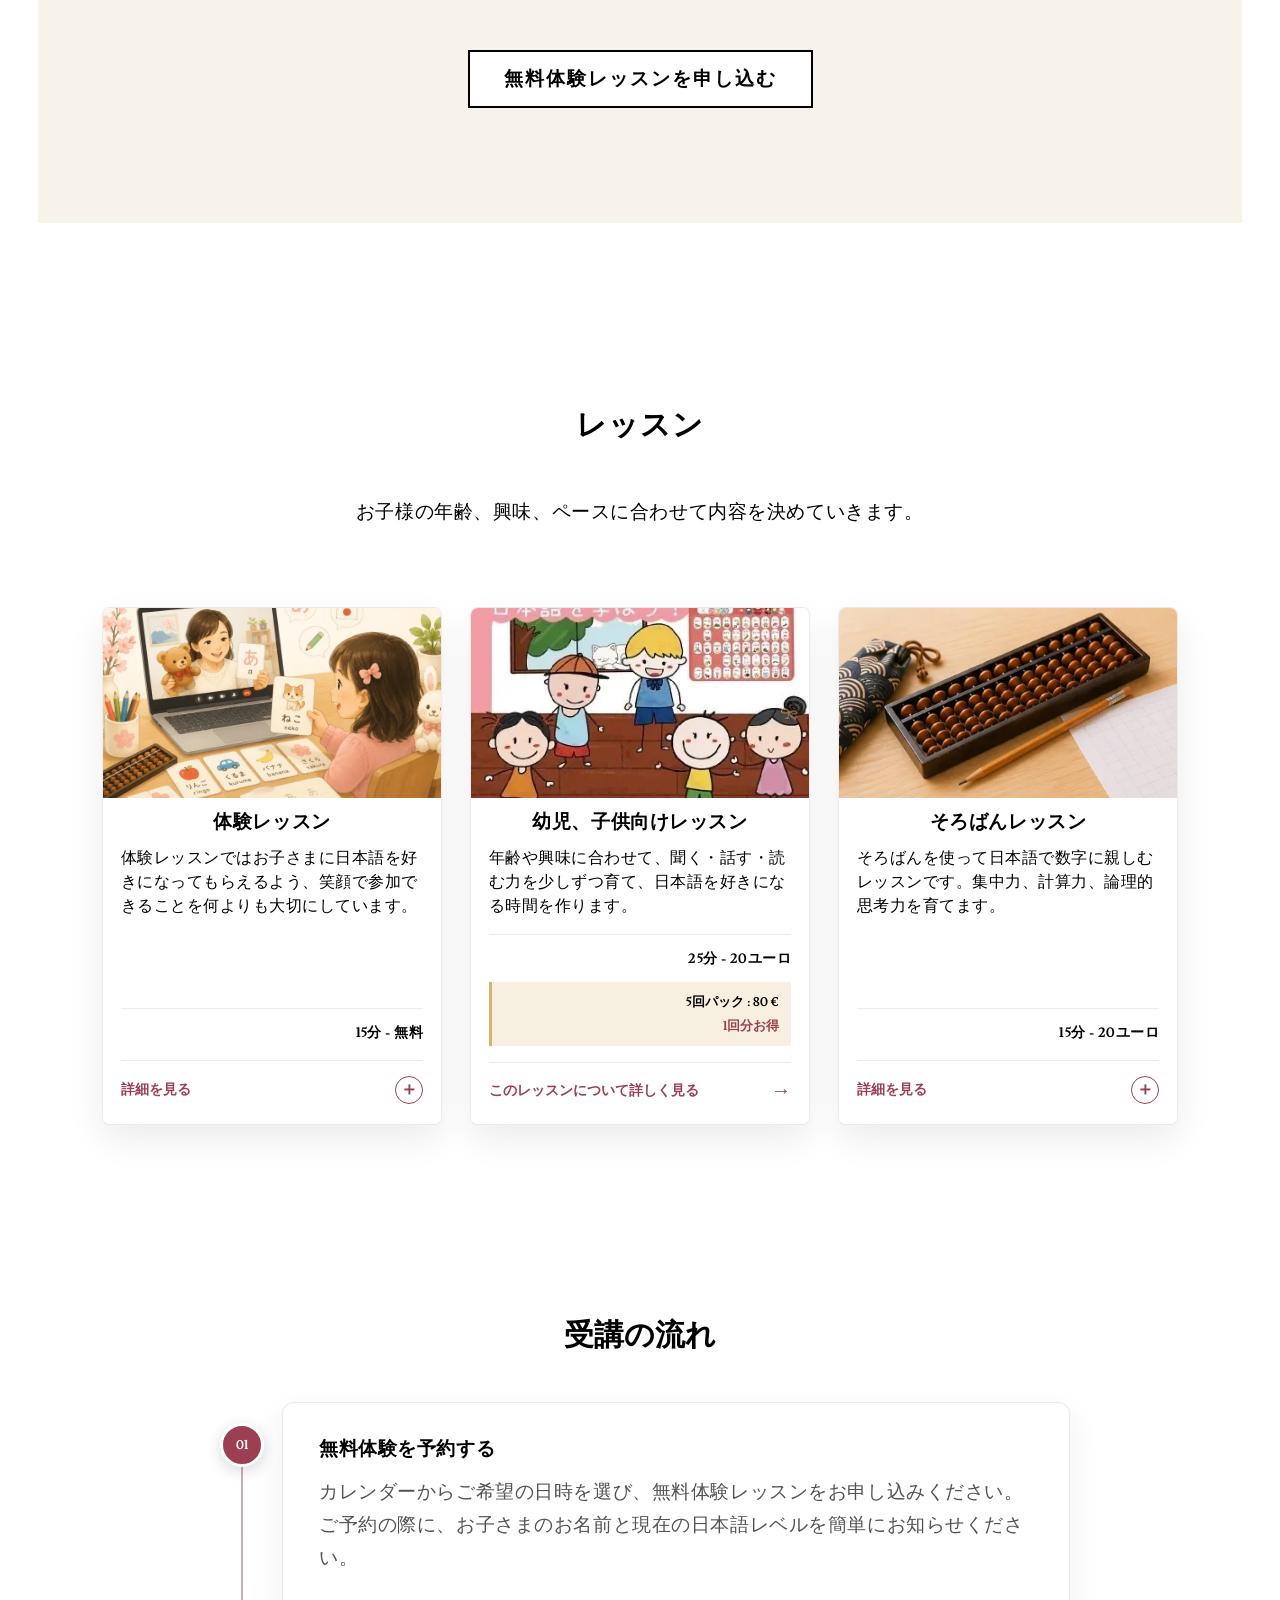
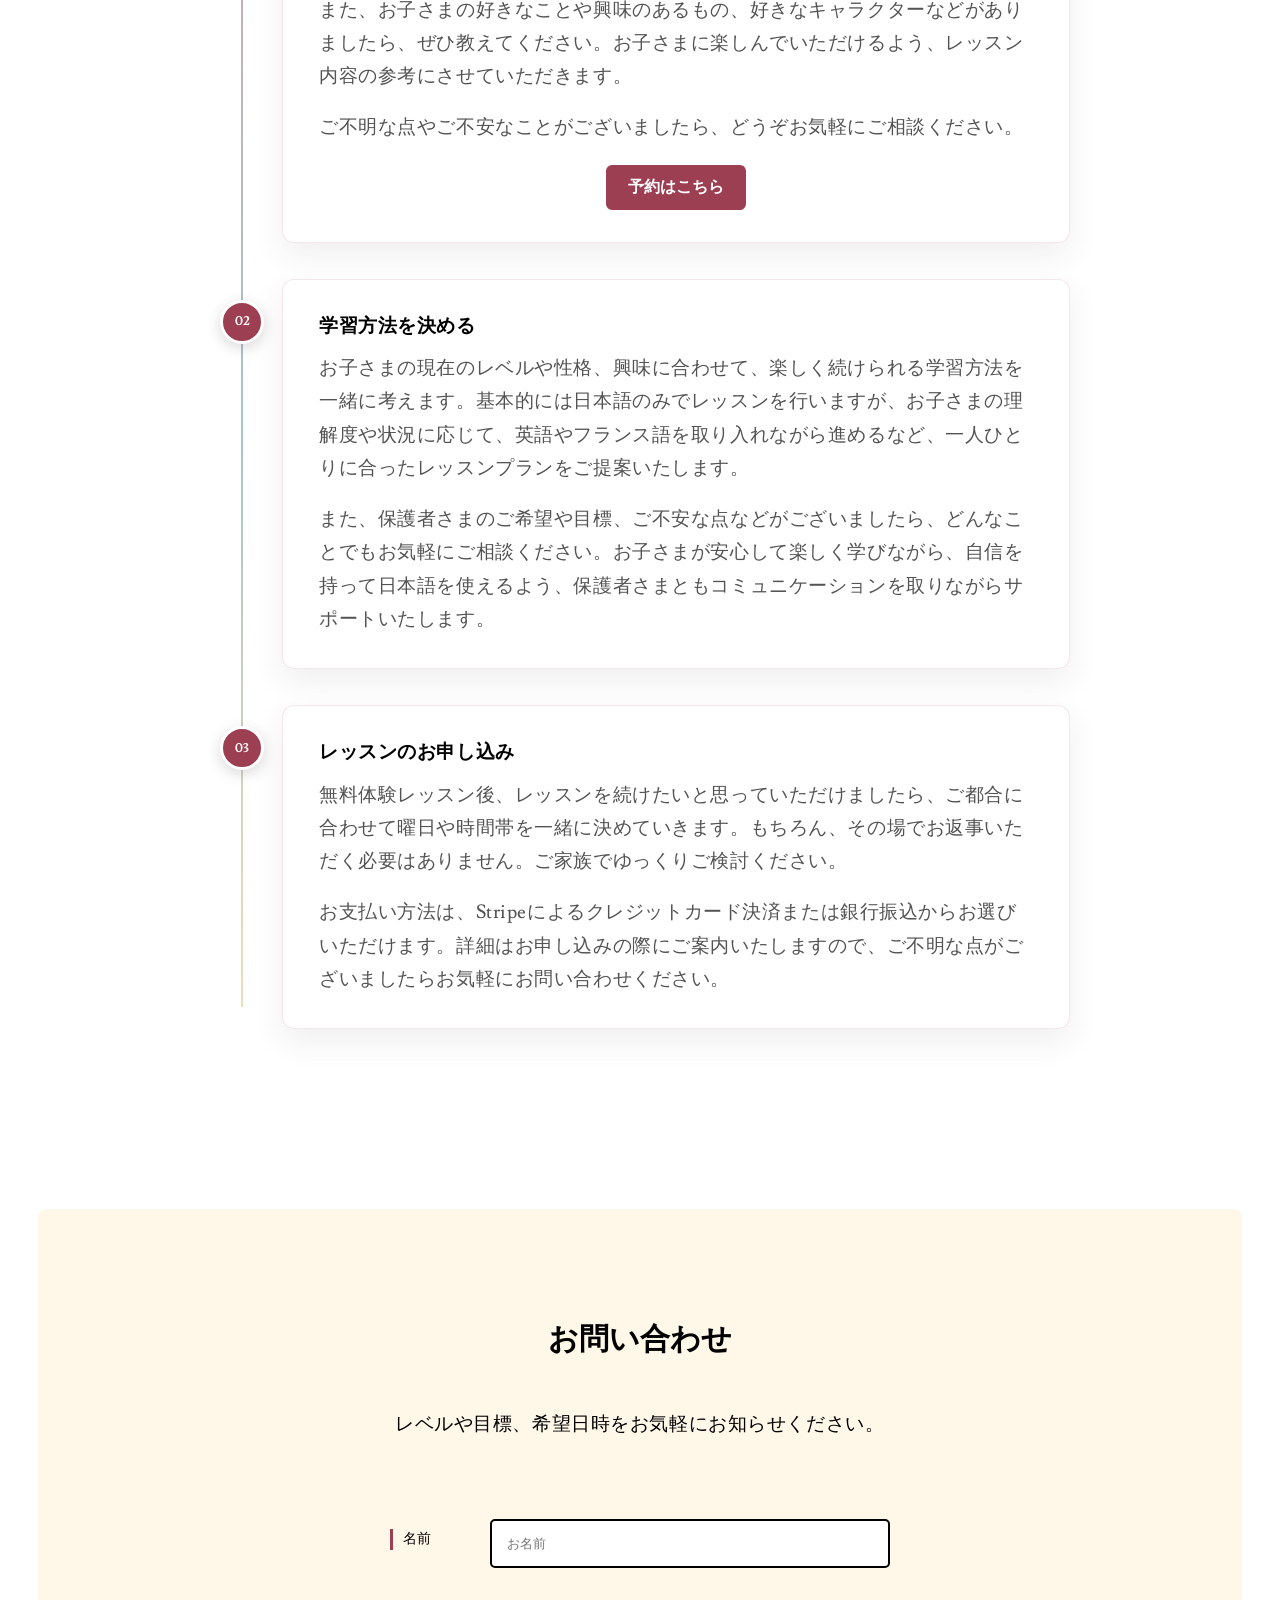
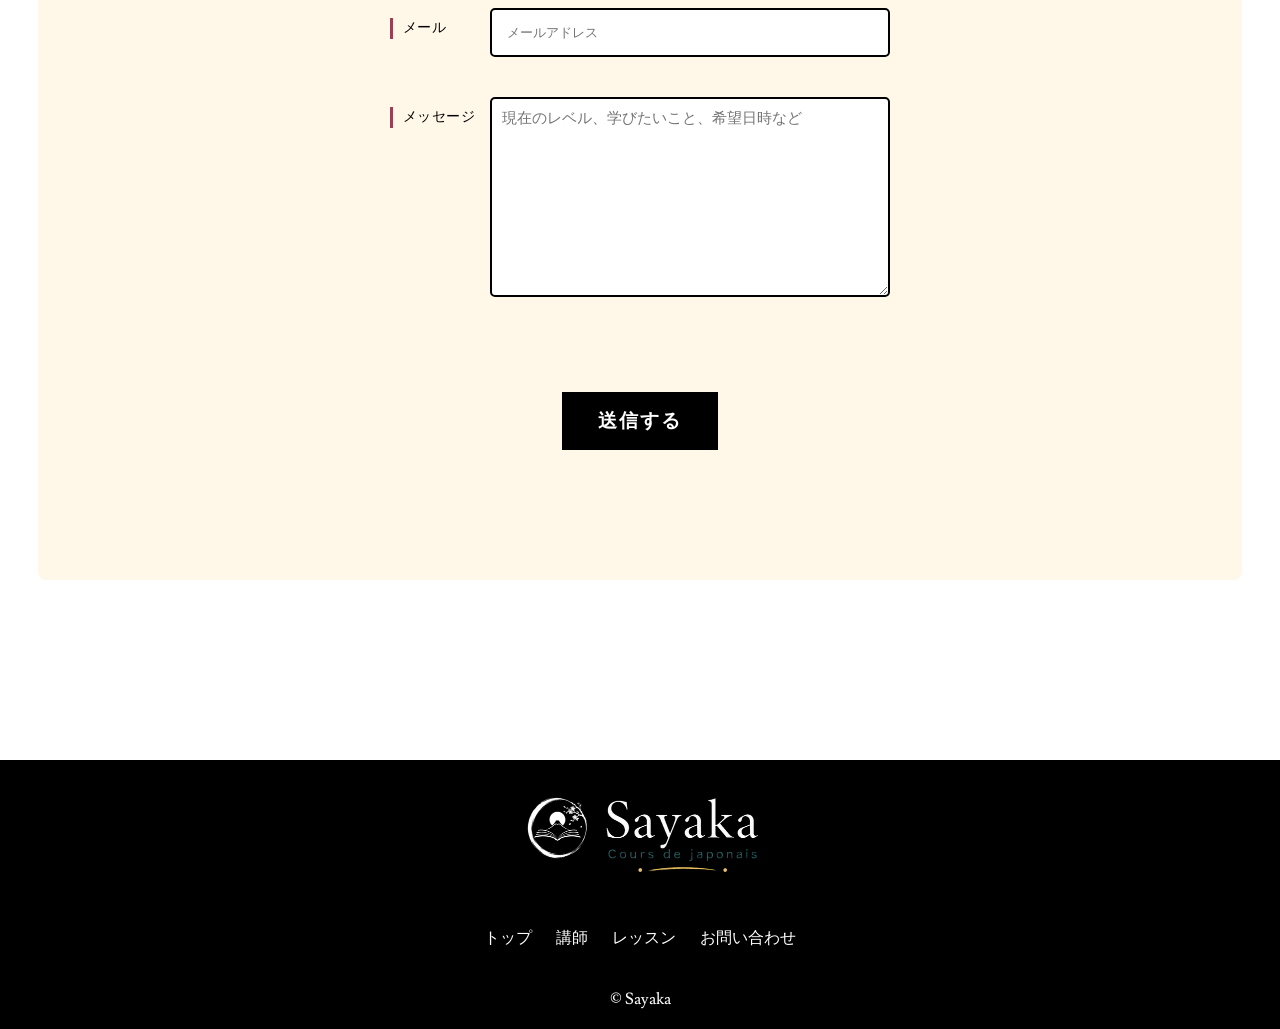
<file: jp.html>
<!doctype html>
<html lang="ja">
  <head>
    <meta charset="UTF-8" />
    <meta name="viewport" content="width=device-width, initial-scale=1.0" />
    <title>日本語オンラインレッスン | Sayaka</title>
    <meta
      name="description"
      content="幼児・子供向けの日本語オンラインレッスン。ぬいぐるみ、ゲーム、歌、会話を取り入れながら、楽しく日本語を学びます。"
    />
    <meta
      name="keywords"
      content="日本語レッスン, 日本語オンラインレッスン, 日本語を学ぶ, 子供の日本語"
    />
    <link rel="preconnect" href="https://fonts.googleapis.com" />
    <link rel="preconnect" href="https://fonts.gstatic.com" crossorigin />
    <link
      rel="icon"
      href="img/icon-sayaka.svg"
      type="image/svg+xml"
      sizes="48x48"
    />
    <link
      rel="preload"
      as="image"
      href="img/mado1-800.webp"
      imagesrcset="img/mado1-800.webp 800w, img/mado1-1200.webp 1200w"
      imagesizes="100vw"
      fetchpriority="high"
    />

    <link
      href="https://fonts.googleapis.com/css2?family=Lusitana:wght@400;700&amp;display=swap"
      rel="preload"
      as="style"
      onload="
        this.onload = null;
        this.rel = 'stylesheet';
      "
    />
    <noscript
      ><link
        rel="stylesheet"
        href="https://fonts.googleapis.com/css2?family=Lusitana:wght@400;700&amp;display=swap"
    /></noscript>
    <link rel="stylesheet" href="./css/style.min.css" />
  </head>

  <body>
    <div id="container" class="jp">
      <div class="menuMobile__cover"></div>

      <header class="header">
        <div class="header__inner">
          <img
            src="img/logo-sayaka-header-v2.webp"
            alt="Sayaka 日本語レッスンのロゴ"
            class="header__logo"
            width="204"
            height="204"
          />
          <h1 class="header__title">
            日本語レッスン <br /><span>Sayaka</span>
          </h1>

          <nav class="header__nav">
            <ul class="header__ul">
              <li><a class="header__li" href="jp.html?lang=jp">トップ</a></li>
              <li><a class="header__li" href="#about">講師</a></li>
              <li><a class="header__li" href="#works">レッスン</a></li>
              <li>
                <a
                  class="header__li"
                  href="index.html?lang=fr"
                  aria-label="フランス語に切り替える"
                >
                  <svg
                    xmlns="http://www.w3.org/2000/svg"
                    viewBox="0 0 38 26"
                    width="38"
                    height="26"
                    role="img"
                  >
                    <title>フランス国旗</title>
                    <rect
                      width="38"
                      height="26"
                      fill="none"
                      stroke="#000000"
                      stroke-width="2"
                    />
                    <rect x="1" y="1" width="12" height="24" fill="#0055a4" />
                    <rect x="13" y="1" width="12" height="24" fill="#ffffff" />
                    <rect x="25" y="1" width="12" height="24" fill="#ef4135" />
                  </svg>
                </a>
              </li>
            </ul>
            <div class="header__btn">
              <a class="header__a btn reverse-slid-bg" href="#contact"
                >お問い合わせ</a
              >
            </div>
          </nav>

          <button class="menuMobile__btn" aria-label="メニューを開閉する">
            <span></span>
            <span></span>
            <span></span>
          </button>
        </div>
      </header>

      <main class="main">
        <div class="main__img">
          <img
            src="img/mado1-800.webp"
            srcset="img/mado1-800.webp 800w, img/mado1-1200.webp 1200w"
            sizes="100vw"
            alt="日本のお寺の窓"
            class="main__burner"
            width="1200"
            height="615"
            fetchpriority="high"
            decoding="async"
          />
          <div class="main__text">
            <h2 class="textAnimationName text-jp"></h2>
            <p class="textAnimation fadein text-jp text-jp-sub"></p>
          </div>
          <p class="main__p font-sm main__p-jp">
            幼児・子供向けの、<br />楽しい日本語オンラインレッスン。
          </p>
          <!-- <h3 class="main__jp-title">楽しい日本語</h3> -->
          <a class="main__btn" href="#contact">無料体験レッスンを申し込む</a>
        </div>

        <div class="main__box">
          <section class="about" id="about">
            <div class="about__inner">
              <h2 class="about__title tween-animate animate-title main-title">
                講師について
              </h2>
              <div class="about__box">
                <div class="about__img">
                  <img
                    src="img/love-600.webp"
                    alt="花柄の背景にハートのリボン"
                    width="600"
                    height="453"
                    loading="lazy"
                    decoding="async"
                  />
                </div>
                <div class="about__text">
                  <p class="about__p">
                    こんにちは。日本語講師のさやかと申します。<br /><br />
                    この日本語ページでは、幼児・子供向けのオンラインレッスンをご案内しています。<br /><br />
                    日本語を楽しく学べること、日本語をどんどん好きになること、自信を持って話せるようになることを大切にしています。<br /><br />
                    一人ひとりのお子様に合わせて、フランス語を通して学ぶ方法と、日本語だけで学ぶ方法から、最適なスタイルをご提案します。幼児クラスでは、ぬいぐるみ、ゲーム、歌、やりとりを取り入れ、とにかく楽しい！を感じられる授業にして、日本語をもっと好きになってもらえるレッスンを目指します。
                  </p>
                </div>
              </div>
              <div class="about__btn">
                <a class="about__a btn slid-bg" href="#contact"
                  >無料体験レッスンを申し込む</a
                >
              </div>
            </div>
          </section>

          <section id="works" class="works">
            <h2
              class="works__main-title tween-animate animate-title main-title"
            >
              レッスン
            </h2>
            <p class="sub-title mb-sm fadein scroll-fadein">
              お子様の年齢、興味、ペースに合わせて内容を決めていきます。
            </p>
            <ul class="flex lessons" id="works-container"></ul>
          </section>

          <section class="flow">
            <h2 class="main-title tween-animate animate-title">受講の流れ</h2>
            <div class="flow__grid">
              <article class="flow__item">
                <span class="flow__number">01</span>
                <h3>無料体験を予約する</h3>
                <p>
                  カレンダーからご希望の日時を選び、無料体験レッスンをお申し込みください。ご予約の際に、お子さまのお名前と現在の日本語レベルを簡単にお知らせください。
                </p>
                <p>
                  また、お子さまの好きなことや興味のあるもの、好きなキャラクターなどがありましたら、ぜひ教えてください。お子さまに楽しんでいただけるよう、レッスン内容の参考にさせていただきます。
                </p>
                <p>
                  ご不明な点やご不安なことがございましたら、どうぞお気軽にご相談ください。
                </p>
                <a
                  class="flow__booking"
                  href="https://calendly.com/sayakavincent1980/30min"
                  target="_blank"
                  rel="noopener noreferrer"
                  >予約はこちら</a
                >
              </article>
              <article class="flow__item">
                <span class="flow__number">02</span>
                <h3>学習方法を決める</h3>
                <p>
                  お子さまの現在のレベルや性格、興味に合わせて、楽しく続けられる学習方法を一緒に考えます。基本的には日本語のみでレッスンを行いますが、お子さまの理解度や状況に応じて、英語やフランス語を取り入れながら進めるなど、一人ひとりに合ったレッスンプランをご提案いたします。
                </p>
                <p>
                  また、保護者さまのご希望や目標、ご不安な点などがございましたら、どんなことでもお気軽にご相談ください。お子さまが安心して楽しく学びながら、自信を持って日本語を使えるよう、保護者さまともコミュニケーションを取りながらサポートいたします。
                </p>
              </article>
              <article class="flow__item">
                <span class="flow__number">03</span>
                <h3>レッスンのお申し込み</h3>
                <p>
                  無料体験レッスン後、レッスンを続けたいと思っていただけましたら、ご都合に合わせて曜日や時間帯を一緒に決めていきます。もちろん、その場でお返事いただく必要はありません。ご家族でゆっくりご検討ください。
                </p>
                <p>
                  お支払い方法は、Stripeによるクレジットカード決済または銀行振込からお選びいただけます。詳細はお申し込みの際にご案内いたしますので、ご不明な点がございましたらお気軽にお問い合わせください。
                </p>
              </article>
            </div>
          </section>

          <section id="contact" class="contact">
            <h2 class="contact__title main-title tween-animate animate-title">
              お問い合わせ
            </h2>
            <p class="contact__p sub-title fadein scroll-fadein">
              レベルや目標、希望日時をお気軽にお知らせください。
            </p>
            <form
              name="contact"
              method="POST"
              data-netlify="true"
              class="contact__form"
              action="/confirmation.html"
            >
              <input type="hidden" name="form-name" value="contact" />

              <div class="contact__item">
                <label for="name" class="contact__label sub-title jp__label"
                  >名前</label
                >
                <input
                  type="text"
                  id="name"
                  name="name"
                  class="contact__inputs"
                  placeholder="お名前"
                  required
                />
              </div>
              <div class="contact__item">
                <label for="email" class="contact__label sub-title jp__label"
                  >メール</label
                >
                <input
                  type="email"
                  id="email"
                  name="email"
                  class="contact__inputs"
                  placeholder="メールアドレス"
                  required
                />
              </div>
              <div class="contact__item">
                <label for="message" class="contact__label sub-title jp__label"
                  >メッセージ</label
                >
                <textarea
                  id="message"
                  name="message"
                  class="contact__inputs"
                  placeholder="現在のレベル、学びたいこと、希望日時など"
                  required
                ></textarea>
              </div>
              <input
                type="hidden"
                name="redirectTo"
                value="https://sfv2010.github.io/portfolio/confirmation"
              />
              <div class="contact__btn">
                <button type="submit" class="btn reverse-slid-bg">
                  送信する
                </button>
              </div>
            </form>
          </section>
        </div>
      </main>

      <footer class="footer">
        <div class="footer__container">
          <img
            src="img/logo-sayaka-footer-v3.webp"
            alt="Sayaka 日本語レッスンのロゴ"
            class="logo"
            width="560"
            height="219"
            loading="lazy"
            decoding="async"
          />

          <nav class="footer__nav">
            <ul class="footer__ul">
              <li><a class="footer__li" href="#">トップ</a></li>
              <li><a class="footer__li" href="#about">講師</a></li>
              <li><a class="footer__li" href="#works">レッスン</a></li>
              <li><a class="footer__li" href="#contact">お問い合わせ</a></li>
            </ul>
          </nav>
        </div>
        <div class="footer__copylight">&copy; Sayaka</div>
      </footer>
    </div>

    <nav class="menuMobile">
      <ul class="menuMobile__main">
        <li class="menuMobile__item">
          <a href="jp.html?lang=jp" class="menuMobile__link">
            <span class="menu-title">トップ</span>
          </a>
        </li>
        <li class="menuMobile__item">
          <a href="#about" class="menuMobile__link">
            <span class="menu-title">講師</span>
          </a>
        </li>
        <li class="menuMobile__item">
          <a href="#works" class="menuMobile__link">
            <span class="menu-title">レッスン</span>
          </a>
        </li>
        <li class="menuMobile__item">
          <a href="index.html?lang=fr" class="menuMobile__link">
            <span class="menu-title">Français</span>
          </a>
        </li>
        <li class="menuMobile__item">
          <a href="#contact" class="menuMobile__link">
            <span class="menu-title">お問い合わせ</span>
          </a>
        </li>
      </ul>
    </nav>
    <script src="scripts/mobile.js"></script>
    <script src="scripts/scroll.js"></script>
    <script src="scripts/textAnimation.js"></script>
    <script src="scripts/textTerminal.js"></script>
    <script src="scripts/works.js"></script>
    <script src="./main.js"></script>
  </body>
</html>
</file>
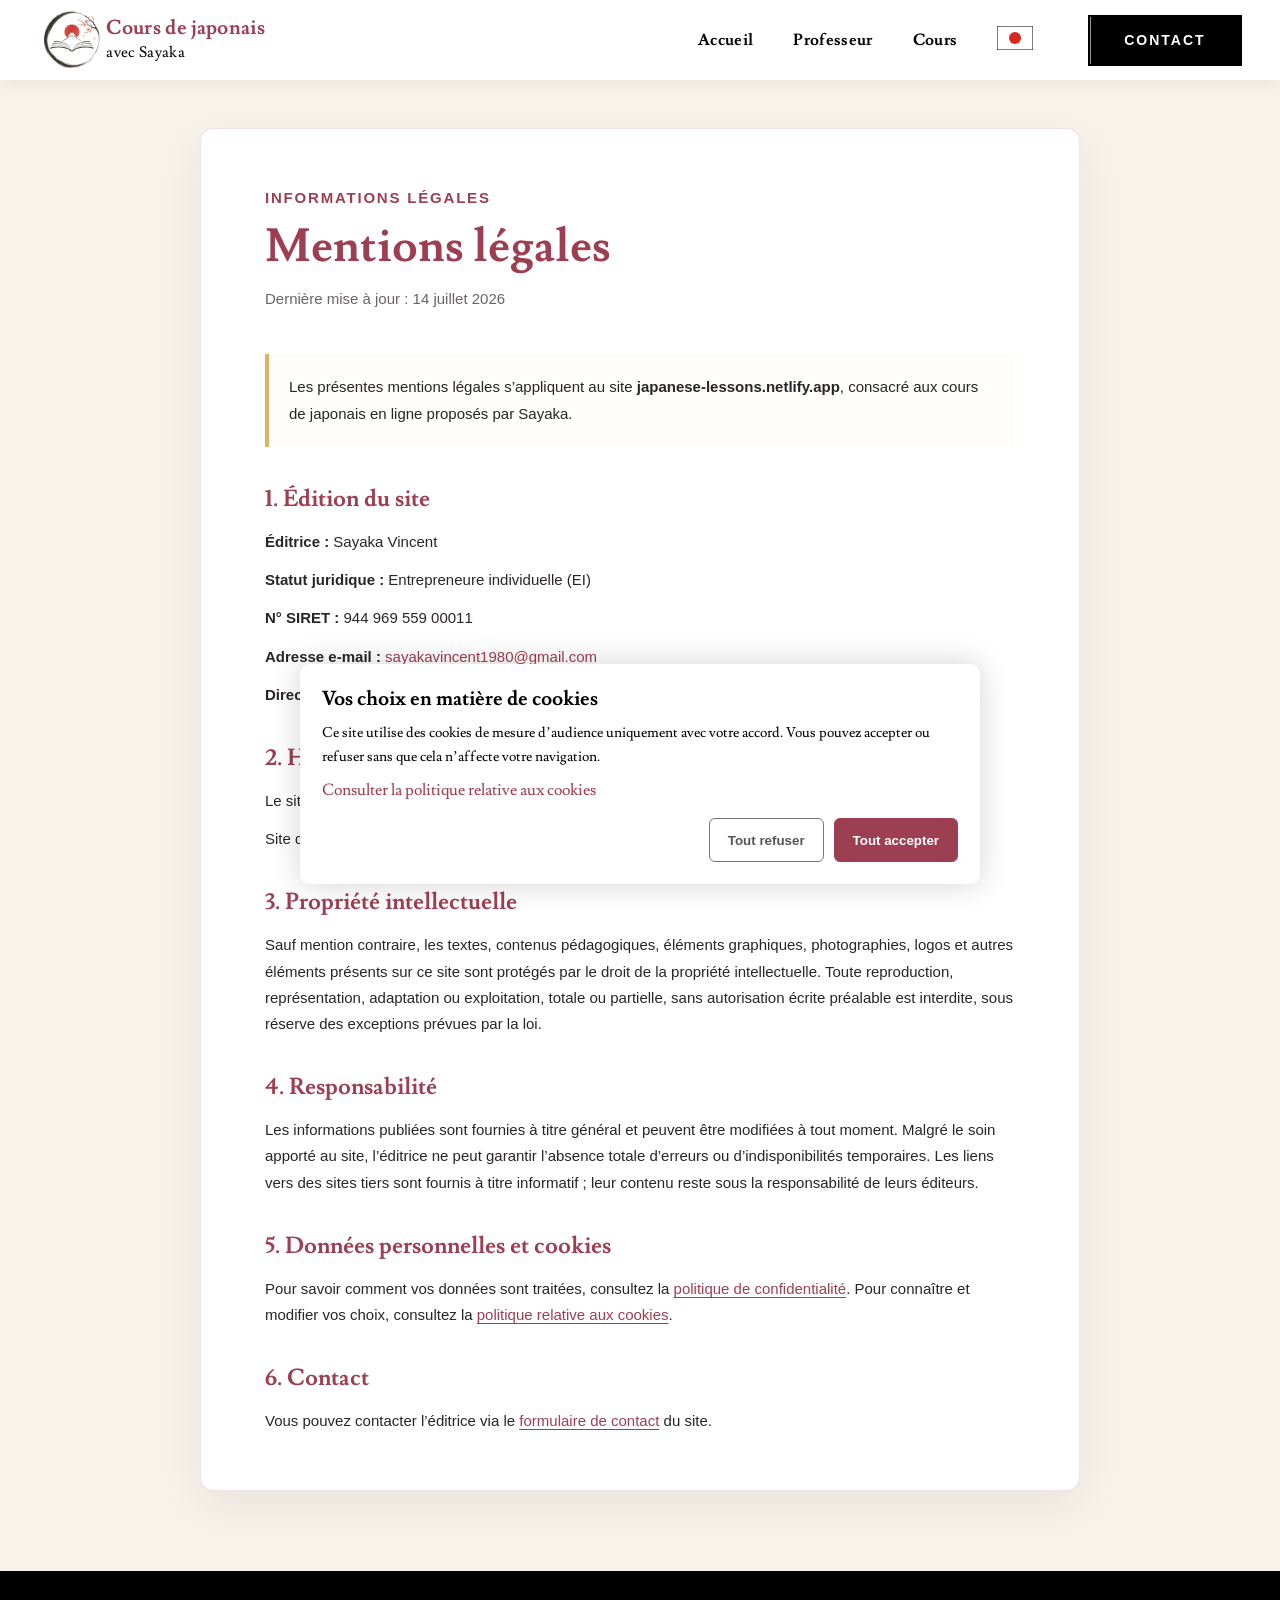
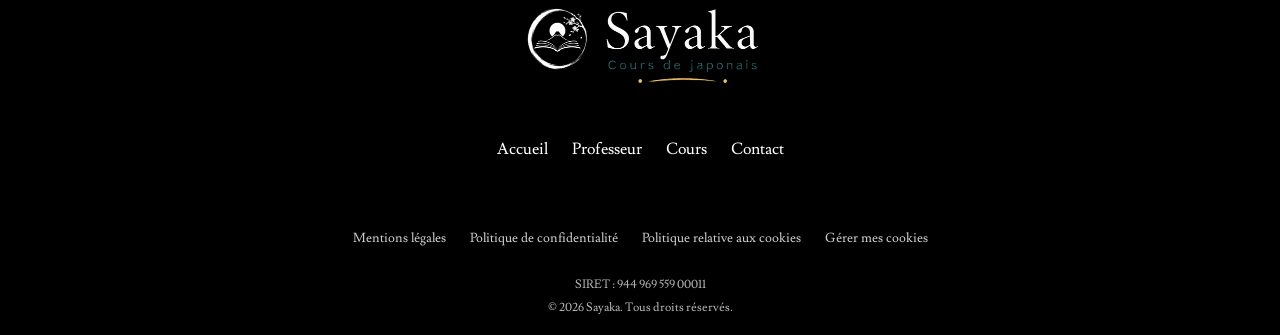
<file: mentions-legales.html>
<!doctype html>
<html lang="fr">
  <head>
    <meta charset="UTF-8" />
    <meta name="viewport" content="width=device-width, initial-scale=1.0" />
    <meta name="robots" content="noindex, follow" />
    <title>Mentions légales | Cours de japonais avec Sayaka</title>
    <meta
      name="description"
      content="Mentions légales du site Cours de japonais avec Sayaka."
    />
    <link rel="icon" href="img/icon-sayaka-48.png" type="image/png" sizes="48x48" />
    <link rel="preconnect" href="https://fonts.googleapis.com" />
    <link rel="preconnect" href="https://fonts.gstatic.com" crossorigin />
    <link
      href="https://fonts.googleapis.com/css2?family=Lusitana:wght@400;700&amp;display=swap"
      rel="preload"
      as="style"
      onload="this.onload=null;this.rel='stylesheet'"
    />
    <noscript><link rel="stylesheet" href="https://fonts.googleapis.com/css2?family=Lusitana:wght@400;700&amp;display=swap" /></noscript>
    <link rel="stylesheet" href="./css/style.min.css" />
  </head>
  <body>
    <div id="container">
      <div class="menuMobile__cover"></div>

      <header class="header">
        <div class="header__inner">
          <img
            src="img/logo-sayaka-header-v2.webp"
            alt="Logo Sayaka, cours de japonais"
            class="header__logo"
            width="204"
            height="204"
          />
          <h1 class="header__title">
            Cours de japonais <br /><span>avec Sayaka</span>
          </h1>

          <nav class="header__nav">
            <ul class="header__ul">
              <li><a class="header__li" href="index.html">Accueil</a></li>
              <li>
                <a class="header__li" href="index.html#about">Professeur</a>
              </li>
              <li>
                <a class="header__li" href="index.html#works">Cours</a>
              </li>
              <li>
                <a
                  class="header__li"
                  href="jp.html?lang=jp"
                  aria-label="Passer à la version japonaise"
                >
                  <svg
                    xmlns="http://www.w3.org/2000/svg"
                    viewBox="0 0 36 24"
                    width="36"
                    height="24"
                    role="img"
                  >
                    <title>Drapeau japonais</title>
                    <rect
                      fill="#ffffff"
                      width="36"
                      height="24"
                      stroke="#000000"
                      stroke-width="1"
                    />
                    <circle fill="#d52b1e" cx="18" cy="12" r="6" />
                  </svg>
                </a>
              </li>
            </ul>
            <div class="header__btn">
              <a
                class="header__a btn reverse-slid-bg"
                href="index.html#contact"
                >Contact</a
              >
            </div>
          </nav>

          <button class="menuMobile__btn" aria-label="Ouvrir/fermer le menu">
            <span></span>
            <span></span>
            <span></span>
          </button>
        </div>
      </header>

    <main class="legal-page">
      <article class="legal-page__container">
        <p class="legal-page__eyebrow">Informations légales</p>
        <h1>Mentions légales</h1>
        <p class="legal-page__updated">
          Dernière mise à jour : 14 juillet 2026
        </p>

        <p class="legal-page__intro">
          Les présentes mentions légales s’appliquent au site
          <strong>japanese-lessons.netlify.app</strong>, consacré aux cours de
          japonais en ligne proposés par Sayaka.
        </p>

        <section>
          <h2>1. Édition du site</h2>
          <p><strong>Éditrice :</strong> Sayaka Vincent</p>
          <p>
            <strong>Statut juridique :</strong> Entrepreneure individuelle (EI)
          </p>
          <p><strong>N° SIRET :</strong> 944 969 559 00011</p>
          <p>
            <strong>Adresse e-mail :</strong>
            <a href="mailto:sayakavincent1980@gmail.com"
              >sayakavincent1980@gmail.com</a
            >
          </p>
          <p><strong>Directrice de la publication :</strong> Sayaka Vincent</p>
        </section>

        <section>
          <h2>2. Hébergement</h2>
          <p>
            Le site est hébergé par <strong>Netlify, Inc.</strong>, 101 2nd
            Street, San Francisco, California 94105, États-Unis.
          </p>
          <p>
            Site de l’hébergeur :
            <a
              href="https://www.netlify.com/"
              target="_blank"
              rel="noopener noreferrer"
              >www.netlify.com</a
            >
          </p>
        </section>

        <section>
          <h2>3. Propriété intellectuelle</h2>
          <p>
            Sauf mention contraire, les textes, contenus pédagogiques, éléments
            graphiques, photographies, logos et autres éléments présents sur ce
            site sont protégés par le droit de la propriété intellectuelle.
            Toute reproduction, représentation, adaptation ou exploitation,
            totale ou partielle, sans autorisation écrite préalable est
            interdite, sous réserve des exceptions prévues par la loi.
          </p>
        </section>

        <section>
          <h2>4. Responsabilité</h2>
          <p>
            Les informations publiées sont fournies à titre général et peuvent
            être modifiées à tout moment. Malgré le soin apporté au site,
            l’éditrice ne peut garantir l’absence totale d’erreurs ou
            d’indisponibilités temporaires. Les liens vers des sites tiers sont
            fournis à titre informatif ; leur contenu reste sous la
            responsabilité de leurs éditeurs.
          </p>
        </section>

        <section>
          <h2>5. Données personnelles et cookies</h2>
          <p>
            Pour savoir comment vos données sont traitées, consultez la
            <a href="politique-confidentialite.html"
              >politique de confidentialité</a
            >. Pour connaître et modifier vos choix, consultez la
            <a href="politique-cookies.html">politique relative aux cookies</a>.
          </p>
        </section>

        <section>
          <h2>6. Contact</h2>
          <p>
            Vous pouvez contacter l’éditrice via le
            <a href="index.html#contact">formulaire de contact</a> du site.
          </p>
        </section>
      </article>
    </main>

    <footer class="footer">
      <div class="footer__container">
        <a href="index.html" class="footer__logo-link" aria-label="Accueil">
          <img
            src="img/logo-sayaka-footer-v3.webp"
            alt="Sayaka – Cours de japonais"
            class="logo"
            width="560"
            height="219"
            loading="lazy"
            decoding="async"
          />
        </a>

        <nav class="footer__nav" aria-label="Navigation du pied de page">
          <ul class="footer__ul">
            <li><a class="footer__li" href="index.html">Accueil</a></li>
            <li>
              <a class="footer__li" href="index.html#about">Professeur</a>
            </li>
            <li><a class="footer__li" href="index.html#works">Cours</a></li>
            <li>
              <a class="footer__li" href="index.html#contact">Contact</a>
            </li>
          </ul>
        </nav>

        <nav class="footer__legal" aria-label="Informations légales">
          <ul class="footer__legal-list">
            <li>
              <a href="mentions-legales.html">Mentions légales</a>
            </li>
            <li>
              <a href="politique-confidentialite.html"
                >Politique de confidentialité</a
              >
            </li>
            <li>
              <a href="politique-cookies.html"
                >Politique relative aux cookies</a
              >
            </li>
            <li>
              <button
                type="button"
                class="footer__cookie-settings"
                data-open-cookie-settings
              >
                Gérer mes cookies
              </button>
            </li>
          </ul>
        </nav>
      </div>
      <div class="footer__siret">SIRET : 944 969 559 00011</div>
      <div class="footer__copyright">
        &copy; <span id="current-year"></span> Sayaka. Tous droits réservés.
      </div>
    </footer>
    </div>

    <nav class="menuMobile">
      <ul class="menuMobile__main">
        <li class="menuMobile__item">
          <a href="index.html" class="menuMobile__link">
            <span class="menu-title">Accueil</span>
          </a>
        </li>
        <li class="menuMobile__item">
          <a href="index.html#about" class="menuMobile__link">
            <span class="menu-title">Professeur</span>
          </a>
        </li>
        <li class="menuMobile__item">
          <a href="index.html#works" class="menuMobile__link">
            <span class="menu-title">Cours</span>
          </a>
        </li>
        <li class="menuMobile__item">
          <a href="jp.html?lang=jp" class="menuMobile__link">
            <span class="menu-title">日本語</span>
          </a>
        </li>
        <li class="menuMobile__item">
          <a href="index.html#contact" class="menuMobile__link">
            <span class="menu-title">Contact</span>
          </a>
        </li>
      </ul>
    </nav>

    <script src="scripts/mobile.js"></script>
    <script src="scripts/time.js"></script>
    <script src="scripts/cookies.js"></script>
  </body>
</html>
</file>
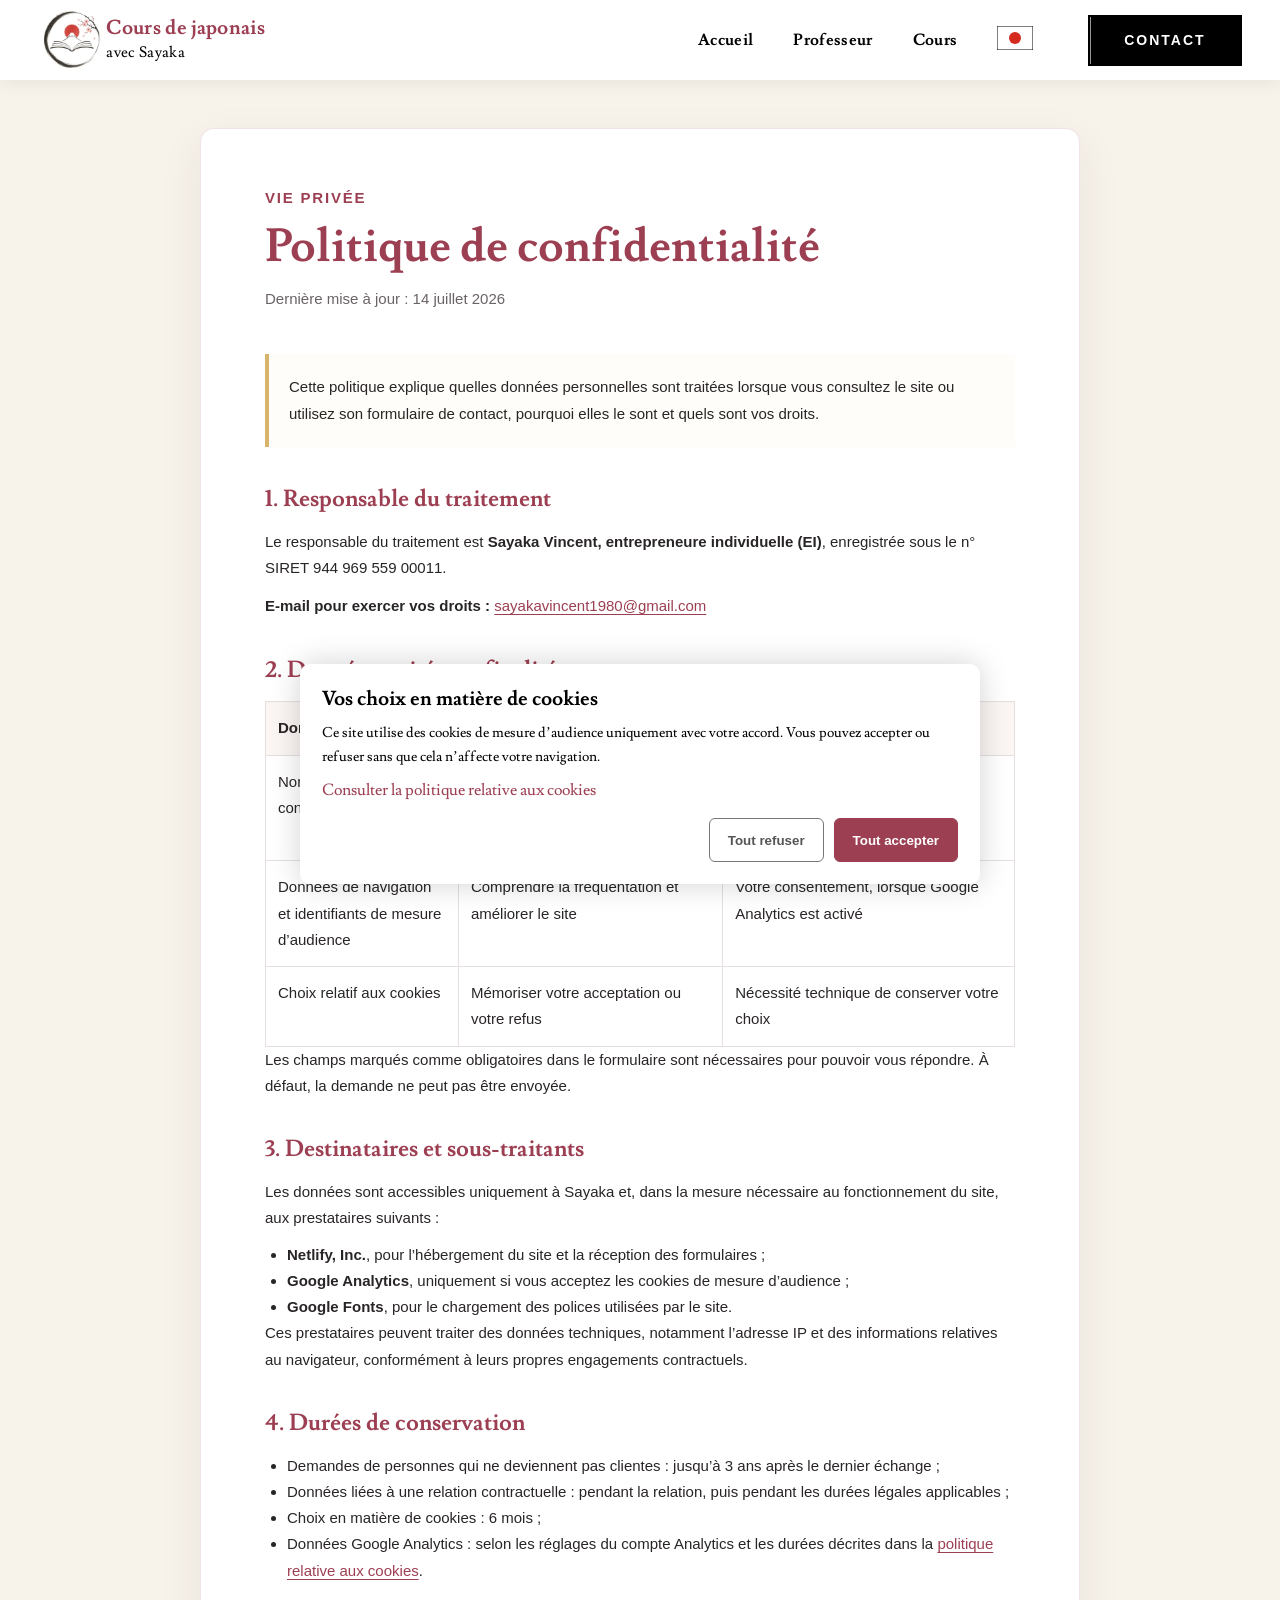
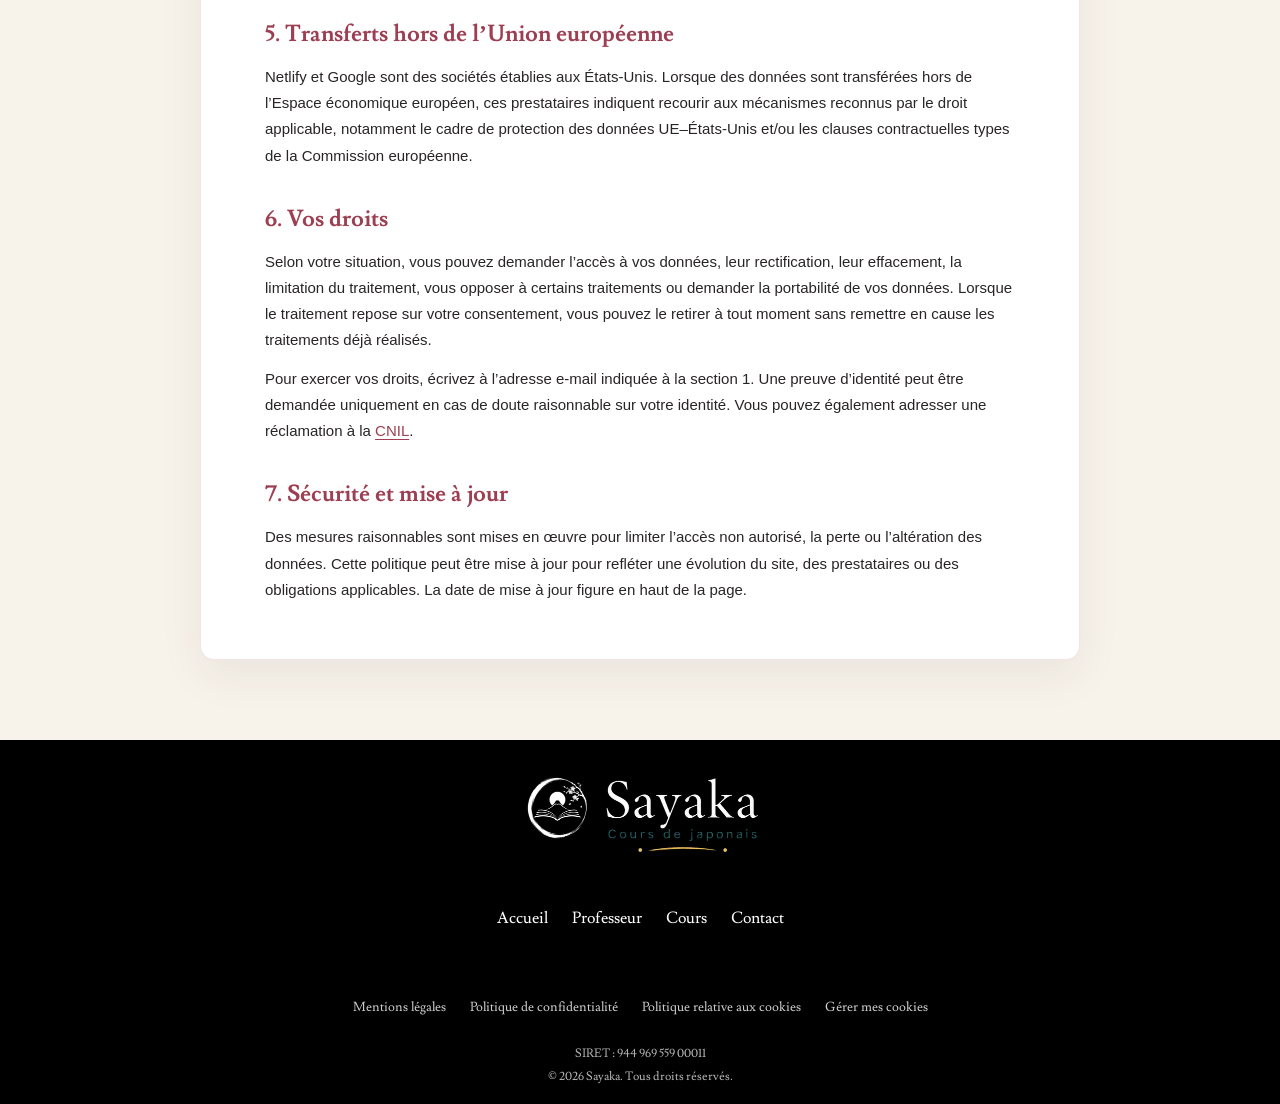
<file: politique-confidentialite.html>
<!doctype html>
<html lang="fr">
  <head>
    <meta charset="UTF-8" />
    <meta name="viewport" content="width=device-width, initial-scale=1.0" />
    <meta name="robots" content="noindex, follow" />
    <title>Politique de confidentialité | Cours de japonais avec Sayaka</title>
    <meta
      name="description"
      content="Politique de confidentialité du site Cours de japonais avec Sayaka."
    />
    <link rel="icon" href="img/icon-sayaka-48.png" type="image/png" sizes="48x48" />
    <link rel="preconnect" href="https://fonts.googleapis.com" />
    <link rel="preconnect" href="https://fonts.gstatic.com" crossorigin />
    <link
      href="https://fonts.googleapis.com/css2?family=Lusitana:wght@400;700&amp;display=swap"
      rel="preload"
      as="style"
      onload="this.onload=null;this.rel='stylesheet'"
    />
    <noscript><link rel="stylesheet" href="https://fonts.googleapis.com/css2?family=Lusitana:wght@400;700&amp;display=swap" /></noscript>
    <link rel="stylesheet" href="./css/style.min.css" />
  </head>
  <body>
    <div id="container">
      <div class="menuMobile__cover"></div>

      <header class="header">
        <div class="header__inner">
          <img
            src="img/logo-sayaka-header-v2.webp"
            alt="Logo Sayaka, cours de japonais"
            class="header__logo"
            width="204"
            height="204"
          />
          <h1 class="header__title">
            Cours de japonais <br /><span>avec Sayaka</span>
          </h1>

          <nav class="header__nav">
            <ul class="header__ul">
              <li><a class="header__li" href="index.html">Accueil</a></li>
              <li>
                <a class="header__li" href="index.html#about">Professeur</a>
              </li>
              <li>
                <a class="header__li" href="index.html#works">Cours</a>
              </li>
              <li>
                <a
                  class="header__li"
                  href="jp.html?lang=jp"
                  aria-label="Passer à la version japonaise"
                >
                  <svg
                    xmlns="http://www.w3.org/2000/svg"
                    viewBox="0 0 36 24"
                    width="36"
                    height="24"
                    role="img"
                  >
                    <title>Drapeau japonais</title>
                    <rect
                      fill="#ffffff"
                      width="36"
                      height="24"
                      stroke="#000000"
                      stroke-width="1"
                    />
                    <circle fill="#d52b1e" cx="18" cy="12" r="6" />
                  </svg>
                </a>
              </li>
            </ul>
            <div class="header__btn">
              <a
                class="header__a btn reverse-slid-bg"
                href="index.html#contact"
                >Contact</a
              >
            </div>
          </nav>

          <button class="menuMobile__btn" aria-label="Ouvrir/fermer le menu">
            <span></span>
            <span></span>
            <span></span>
          </button>
        </div>
      </header>

    <main class="legal-page">
      <article class="legal-page__container">
        <p class="legal-page__eyebrow">Vie privée</p>
        <h1>Politique de confidentialité</h1>
        <p class="legal-page__updated">
          Dernière mise à jour : 14 juillet 2026
        </p>
        <p class="legal-page__intro">
          Cette politique explique quelles données personnelles sont traitées
          lorsque vous consultez le site ou utilisez son formulaire de contact,
          pourquoi elles le sont et quels sont vos droits.
        </p>

        <section>
          <h2>1. Responsable du traitement</h2>
          <p>
            Le responsable du traitement est
            <strong>Sayaka Vincent, entrepreneure individuelle (EI)</strong>,
            enregistrée sous le n° SIRET 944 969 559 00011.
          </p>
          <p>
            <strong>E-mail pour exercer vos droits :</strong>
            <a href="mailto:sayakavincent1980@gmail.com"
              >sayakavincent1980@gmail.com</a
            >
          </p>
        </section>

        <section>
          <h2>2. Données traitées et finalités</h2>
          <div class="legal-page__table-wrap">
            <table>
              <thead>
                <tr>
                  <th>Données</th>
                  <th>Finalité</th>
                  <th>Base légale</th>
                </tr>
              </thead>
              <tbody>
                <tr>
                  <td>Nom, adresse e-mail et contenu du message</td>
                  <td>
                    Répondre à votre demande, organiser un cours d’essai et
                    assurer le suivi de nos échanges
                  </td>
                  <td>
                    Mesures précontractuelles prises à votre demande et intérêt
                    légitime à répondre aux demandes
                  </td>
                </tr>
                <tr>
                  <td>
                    Données de navigation et identifiants de mesure d’audience
                  </td>
                  <td>Comprendre la fréquentation et améliorer le site</td>
                  <td>
                    Votre consentement, lorsque Google Analytics est activé
                  </td>
                </tr>
                <tr>
                  <td>Choix relatif aux cookies</td>
                  <td>Mémoriser votre acceptation ou votre refus</td>
                  <td>Nécessité technique de conserver votre choix</td>
                </tr>
              </tbody>
            </table>
          </div>
          <p>
            Les champs marqués comme obligatoires dans le formulaire sont
            nécessaires pour pouvoir vous répondre. À défaut, la demande ne peut
            pas être envoyée.
          </p>
        </section>

        <section>
          <h2>3. Destinataires et sous-traitants</h2>
          <p>
            Les données sont accessibles uniquement à Sayaka et, dans la mesure
            nécessaire au fonctionnement du site, aux prestataires suivants :
          </p>
          <ul>
            <li>
              <strong>Netlify, Inc.</strong>, pour l’hébergement du site et la
              réception des formulaires ;
            </li>
            <li>
              <strong>Google Analytics</strong>, uniquement si vous acceptez les
              cookies de mesure d’audience ;
            </li>
            <li>
              <strong>Google Fonts</strong>, pour le chargement des polices
              utilisées par le site.
            </li>
          </ul>
          <p>
            Ces prestataires peuvent traiter des données techniques, notamment
            l’adresse IP et des informations relatives au navigateur,
            conformément à leurs propres engagements contractuels.
          </p>
        </section>

        <section>
          <h2>4. Durées de conservation</h2>
          <ul>
            <li>
              Demandes de personnes qui ne deviennent pas clientes : jusqu’à 3
              ans après le dernier échange ;
            </li>
            <li>
              Données liées à une relation contractuelle : pendant la relation,
              puis pendant les durées légales applicables ;
            </li>
            <li>Choix en matière de cookies : 6 mois ;</li>
            <li>
              Données Google Analytics : selon les réglages du compte Analytics
              et les durées décrites dans la
              <a href="politique-cookies.html"
                >politique relative aux cookies</a
              >.
            </li>
          </ul>
        </section>

        <section>
          <h2>5. Transferts hors de l’Union européenne</h2>
          <p>
            Netlify et Google sont des sociétés établies aux États-Unis. Lorsque
            des données sont transférées hors de l’Espace économique européen,
            ces prestataires indiquent recourir aux mécanismes reconnus par le
            droit applicable, notamment le cadre de protection des données
            UE–États-Unis et/ou les clauses contractuelles types de la Commission
            européenne.
          </p>
        </section>

        <section>
          <h2>6. Vos droits</h2>
          <p>
            Selon votre situation, vous pouvez demander l’accès à vos données,
            leur rectification, leur effacement, la limitation du traitement,
            vous opposer à certains traitements ou demander la portabilité de
            vos données. Lorsque le traitement repose sur votre consentement,
            vous pouvez le retirer à tout moment sans remettre en cause les
            traitements déjà réalisés.
          </p>
          <p>
            Pour exercer vos droits, écrivez à l’adresse e-mail indiquée à la
            section 1. Une preuve d’identité peut être demandée uniquement en
            cas de doute raisonnable sur votre identité. Vous pouvez également
            adresser une réclamation à la
            <a
              href="https://www.cnil.fr/"
              target="_blank"
              rel="noopener noreferrer"
              >CNIL</a
            >.
          </p>
        </section>

        <section>
          <h2>7. Sécurité et mise à jour</h2>
          <p>
            Des mesures raisonnables sont mises en œuvre pour limiter l’accès
            non autorisé, la perte ou l’altération des données. Cette politique
            peut être mise à jour pour refléter une évolution du site, des
            prestataires ou des obligations applicables. La date de mise à jour
            figure en haut de la page.
          </p>
        </section>
      </article>
    </main>

    <footer class="footer">
      <div class="footer__container">
        <a href="index.html" class="footer__logo-link" aria-label="Accueil">
          <img
            src="img/logo-sayaka-footer-v3.webp"
            alt="Sayaka – Cours de japonais"
            class="logo"
            width="560"
            height="219"
            loading="lazy"
            decoding="async"
          />
        </a>

        <nav class="footer__nav" aria-label="Navigation du pied de page">
          <ul class="footer__ul">
            <li><a class="footer__li" href="index.html">Accueil</a></li>
            <li>
              <a class="footer__li" href="index.html#about">Professeur</a>
            </li>
            <li><a class="footer__li" href="index.html#works">Cours</a></li>
            <li>
              <a class="footer__li" href="index.html#contact">Contact</a>
            </li>
          </ul>
        </nav>

        <nav class="footer__legal" aria-label="Informations légales">
          <ul class="footer__legal-list">
            <li><a href="mentions-legales.html">Mentions légales</a></li>
            <li>
              <a href="politique-confidentialite.html"
                >Politique de confidentialité</a
              >
            </li>
            <li>
              <a href="politique-cookies.html"
                >Politique relative aux cookies</a
              >
            </li>
            <li>
              <button
                type="button"
                class="footer__cookie-settings"
                data-open-cookie-settings
              >
                Gérer mes cookies
              </button>
            </li>
          </ul>
        </nav>
      </div>
      <div class="footer__siret">SIRET : 944 969 559 00011</div>
      <div class="footer__copyright">
        &copy; <span id="current-year"></span> Sayaka. Tous droits réservés.
      </div>
    </footer>
    </div>

    <nav class="menuMobile">
      <ul class="menuMobile__main">
        <li class="menuMobile__item">
          <a href="index.html" class="menuMobile__link">
            <span class="menu-title">Accueil</span>
          </a>
        </li>
        <li class="menuMobile__item">
          <a href="index.html#about" class="menuMobile__link">
            <span class="menu-title">Professeur</span>
          </a>
        </li>
        <li class="menuMobile__item">
          <a href="index.html#works" class="menuMobile__link">
            <span class="menu-title">Cours</span>
          </a>
        </li>
        <li class="menuMobile__item">
          <a href="jp.html?lang=jp" class="menuMobile__link">
            <span class="menu-title">日本語</span>
          </a>
        </li>
        <li class="menuMobile__item">
          <a href="index.html#contact" class="menuMobile__link">
            <span class="menu-title">Contact</span>
          </a>
        </li>
      </ul>
    </nav>

    <script src="scripts/mobile.js"></script>
    <script src="scripts/time.js"></script>
    <script src="scripts/cookies.js"></script>
  </body>
</html>
</file>
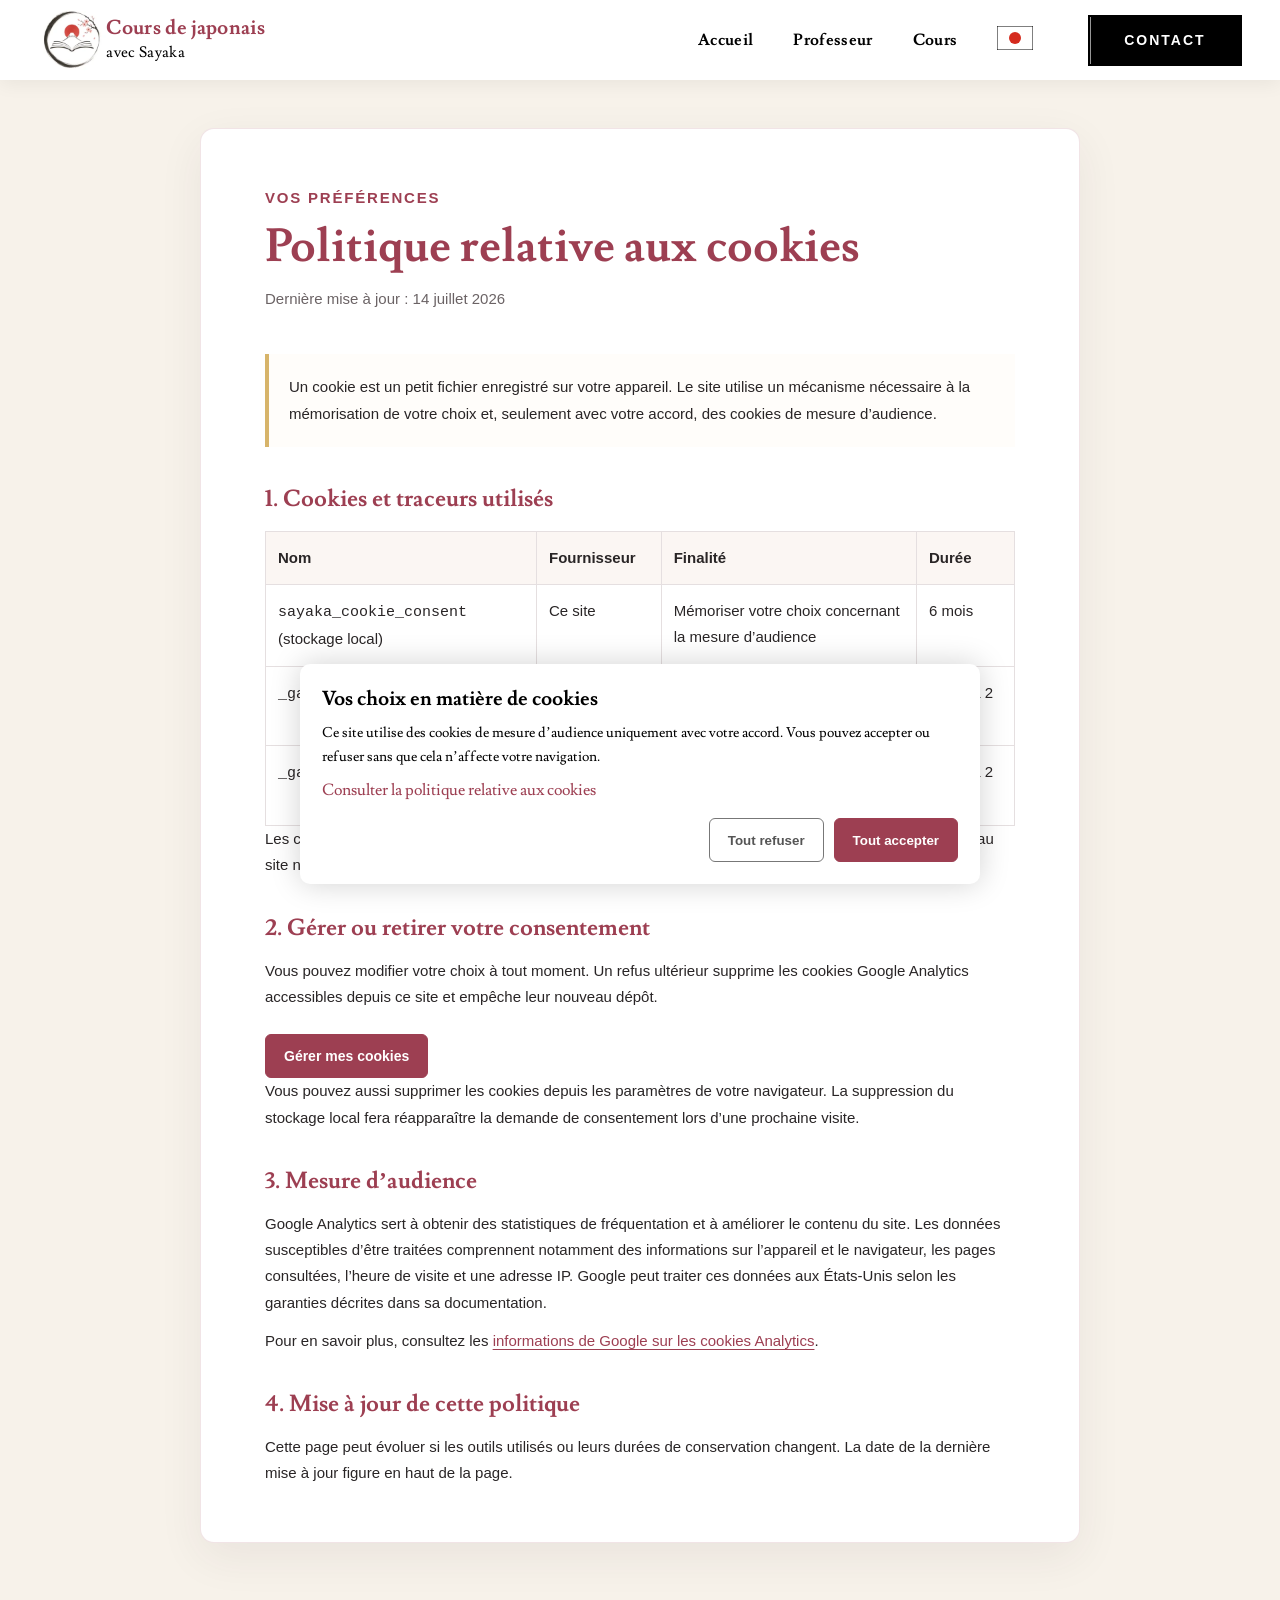
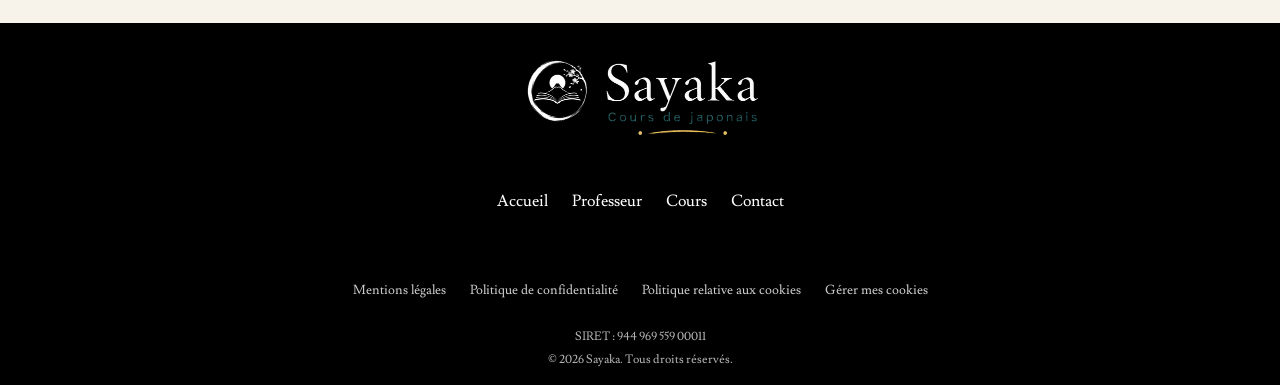
<file: politique-cookies.html>
<!doctype html>
<html lang="fr">
  <head>
    <meta charset="UTF-8" />
    <meta name="viewport" content="width=device-width, initial-scale=1.0" />
    <meta name="robots" content="noindex, follow" />
    <title>
      Politique relative aux cookies | Cours de japonais avec Sayaka
    </title>
    <meta
      name="description"
      content="Politique relative aux cookies du site Cours de japonais avec Sayaka."
    />
    <link rel="icon" href="img/icon-sayaka-48.png" type="image/png" sizes="48x48" />
    <link rel="preconnect" href="https://fonts.googleapis.com" />
    <link rel="preconnect" href="https://fonts.gstatic.com" crossorigin />
    <link
      href="https://fonts.googleapis.com/css2?family=Lusitana:wght@400;700&amp;display=swap"
      rel="preload"
      as="style"
      onload="this.onload=null;this.rel='stylesheet'"
    />
    <noscript><link rel="stylesheet" href="https://fonts.googleapis.com/css2?family=Lusitana:wght@400;700&amp;display=swap" /></noscript>
    <link rel="stylesheet" href="./css/style.min.css" />
  </head>
  <body>
    <div id="container">
      <div class="menuMobile__cover"></div>

      <header class="header">
        <div class="header__inner">
          <img
            src="img/logo-sayaka-header-v2.webp"
            alt="Logo Sayaka, cours de japonais"
            class="header__logo"
            width="204"
            height="204"
          />
          <h1 class="header__title">
            Cours de japonais <br /><span>avec Sayaka</span>
          </h1>

          <nav class="header__nav">
            <ul class="header__ul">
              <li><a class="header__li" href="index.html">Accueil</a></li>
              <li>
                <a class="header__li" href="index.html#about">Professeur</a>
              </li>
              <li>
                <a class="header__li" href="index.html#works">Cours</a>
              </li>
              <li>
                <a
                  class="header__li"
                  href="jp.html?lang=jp"
                  aria-label="Passer à la version japonaise"
                >
                  <svg
                    xmlns="http://www.w3.org/2000/svg"
                    viewBox="0 0 36 24"
                    width="36"
                    height="24"
                    role="img"
                  >
                    <title>Drapeau japonais</title>
                    <rect
                      fill="#ffffff"
                      width="36"
                      height="24"
                      stroke="#000000"
                      stroke-width="1"
                    />
                    <circle fill="#d52b1e" cx="18" cy="12" r="6" />
                  </svg>
                </a>
              </li>
            </ul>
            <div class="header__btn">
              <a
                class="header__a btn reverse-slid-bg"
                href="index.html#contact"
                >Contact</a
              >
            </div>
          </nav>

          <button class="menuMobile__btn" aria-label="Ouvrir/fermer le menu">
            <span></span>
            <span></span>
            <span></span>
          </button>
        </div>
      </header>

    <main class="legal-page">
      <article class="legal-page__container">
        <p class="legal-page__eyebrow">Vos préférences</p>
        <h1>Politique relative aux cookies</h1>
        <p class="legal-page__updated">
          Dernière mise à jour : 14 juillet 2026
        </p>
        <p class="legal-page__intro">
          Un cookie est un petit fichier enregistré sur votre appareil. Le site
          utilise un mécanisme nécessaire à la mémorisation de votre choix et,
          seulement avec votre accord, des cookies de mesure d’audience.
        </p>

        <section>
          <h2>1. Cookies et traceurs utilisés</h2>
          <div class="legal-page__table-wrap">
            <table>
              <thead>
                <tr>
                  <th>Nom</th>
                  <th>Fournisseur</th>
                  <th>Finalité</th>
                  <th>Durée</th>
                </tr>
              </thead>
              <tbody>
                <tr>
                  <td>
                    <code>sayaka_cookie_consent</code> (stockage local)
                  </td>
                  <td>Ce site</td>
                  <td>
                    Mémoriser votre choix concernant la mesure d’audience
                  </td>
                  <td>6 mois</td>
                </tr>
                <tr>
                  <td><code>_ga</code></td>
                  <td>Google Analytics</td>
                  <td>Distinguer les visiteurs à des fins statistiques</td>
                  <td>Jusqu’à 2 ans</td>
                </tr>
                <tr>
                  <td><code>_ga_&lt;identifiant&gt;</code></td>
                  <td>Google Analytics</td>
                  <td>Conserver l’état de la session à des fins statistiques</td>
                  <td>Jusqu’à 2 ans</td>
                </tr>
              </tbody>
            </table>
          </div>
          <p>
            Les cookies Google Analytics ne sont déposés qu’après votre
            acceptation. Le refus n’empêche pas l’accès au site ni l’utilisation
            du formulaire de contact.
          </p>
        </section>

        <section>
          <h2>2. Gérer ou retirer votre consentement</h2>
          <p>
            Vous pouvez modifier votre choix à tout moment. Un refus ultérieur
            supprime les cookies Google Analytics accessibles depuis ce site et
            empêche leur nouveau dépôt.
          </p>
          <div class="legal-page__actions">
            <button
              type="button"
              class="legal-page__button"
              id="open-cookie-settings"
            >
              Gérer mes cookies
            </button>
          </div>
          <p>
            Vous pouvez aussi supprimer les cookies depuis les paramètres de
            votre navigateur. La suppression du stockage local fera réapparaître
            la demande de consentement lors d’une prochaine visite.
          </p>
        </section>

        <section>
          <h2>3. Mesure d’audience</h2>
          <p>
            Google Analytics sert à obtenir des statistiques de fréquentation et
            à améliorer le contenu du site. Les données susceptibles d’être
            traitées comprennent notamment des informations sur l’appareil et le
            navigateur, les pages consultées, l’heure de visite et une adresse
            IP. Google peut traiter ces données aux États-Unis selon les
            garanties décrites dans sa documentation.
          </p>
          <p>
            Pour en savoir plus, consultez les
            <a
              href="https://support.google.com/analytics/answer/11397207"
              target="_blank"
              rel="noopener noreferrer"
              >informations de Google sur les cookies Analytics</a
            >.
          </p>
        </section>

        <section>
          <h2>4. Mise à jour de cette politique</h2>
          <p>
            Cette page peut évoluer si les outils utilisés ou leurs durées de
            conservation changent. La date de la dernière mise à jour figure en
            haut de la page.
          </p>
        </section>
      </article>
    </main>

    <footer class="footer">
      <div class="footer__container">
        <a href="index.html" class="footer__logo-link" aria-label="Accueil">
          <img
            src="img/logo-sayaka-footer-v3.webp"
            alt="Sayaka – Cours de japonais"
            class="logo"
            width="560"
            height="219"
            loading="lazy"
            decoding="async"
          />
        </a>

        <nav class="footer__nav" aria-label="Navigation du pied de page">
          <ul class="footer__ul">
            <li><a class="footer__li" href="index.html">Accueil</a></li>
            <li>
              <a class="footer__li" href="index.html#about">Professeur</a>
            </li>
            <li><a class="footer__li" href="index.html#works">Cours</a></li>
            <li>
              <a class="footer__li" href="index.html#contact">Contact</a>
            </li>
          </ul>
        </nav>

        <nav class="footer__legal" aria-label="Informations légales">
          <ul class="footer__legal-list">
            <li><a href="mentions-legales.html">Mentions légales</a></li>
            <li>
              <a href="politique-confidentialite.html"
                >Politique de confidentialité</a
              >
            </li>
            <li>
              <a href="politique-cookies.html"
                >Politique relative aux cookies</a
              >
            </li>
            <li>
              <button
                type="button"
                class="footer__cookie-settings"
                data-open-cookie-settings
              >
                Gérer mes cookies
              </button>
            </li>
          </ul>
        </nav>
      </div>
      <div class="footer__siret">SIRET : 944 969 559 00011</div>
      <div class="footer__copyright">
        &copy; <span id="current-year"></span> Sayaka. Tous droits réservés.
      </div>
    </footer>
    </div>

    <nav class="menuMobile">
      <ul class="menuMobile__main">
        <li class="menuMobile__item">
          <a href="index.html" class="menuMobile__link">
            <span class="menu-title">Accueil</span>
          </a>
        </li>
        <li class="menuMobile__item">
          <a href="index.html#about" class="menuMobile__link">
            <span class="menu-title">Professeur</span>
          </a>
        </li>
        <li class="menuMobile__item">
          <a href="index.html#works" class="menuMobile__link">
            <span class="menu-title">Cours</span>
          </a>
        </li>
        <li class="menuMobile__item">
          <a href="jp.html?lang=jp" class="menuMobile__link">
            <span class="menu-title">日本語</span>
          </a>
        </li>
        <li class="menuMobile__item">
          <a href="index.html#contact" class="menuMobile__link">
            <span class="menu-title">Contact</span>
          </a>
        </li>
      </ul>
    </nav>

    <script src="scripts/mobile.js"></script>
    <script src="scripts/time.js"></script>
    <script src="scripts/cookies.js"></script>
  </body>
</html>
</file>
<file: css/style.min.css>
﻿*,*:before,*:after{-webkit-box-sizing:border-box;box-sizing:border-box}*{margin:0;padding:0}html{font-size:100%}a{text-decoration:none;color:#000}img{width:100%;object-fit:cover}li{list-style:none}body{font-family:"Lusitana",Georgia,"Yu Mincho","Hiragino Mincho ProN",serif}.font-sm{font-size:13px}@media screen and (min-width: 480px){.font-sm{font-size:14px}}@media screen and (min-width: 600px){.font-sm{font-size:15px}}@media screen and (min-width: 960px){.font-sm{font-size:19px}}.font-md,.about__p,.works__main-title,.works__title,.lesson-card__text,.lesson-card__price,.flow__item>h3,.flow__item>p,.btn,.sub-title{font-size:14px;letter-spacing:.03em;line-height:1.5}@media screen and (min-width: 480px){.font-md,.about__p,.works__main-title,.works__title,.lesson-card__text,.lesson-card__price,.flow__item>h3,.flow__item>p,.btn,.sub-title{font-size:16px}}@media screen and (min-width: 600px){.font-md,.about__p,.works__main-title,.works__title,.lesson-card__text,.lesson-card__price,.flow__item>h3,.flow__item>p,.btn,.sub-title{font-size:17px}}@media screen and (min-width: 960px){.font-md,.about__p,.works__main-title,.works__title,.lesson-card__text,.lesson-card__price,.flow__item>h3,.flow__item>p,.btn,.sub-title{font-size:19px}}.font-lr,.menu-title{font-size:17px}@media screen and (min-width: 600px){.font-lr,.menu-title{font-size:23px}}.font-lg,.main-title,.confirmation__text{font-size:25px}@media screen and (min-width: 960px){.font-lg,.main-title,.confirmation__text{font-size:30px}}.main-title,.confirmation__text{font-weight:600;display:block}.sub-title{font-weight:400;display:block}.menu-title{font-weight:600;display:block}.content-width,.main__box,.confirmation__box,.header__inner,.footer__container{width:94%;margin:0 auto;max-width:1280px}.flex,.contact__form,.contact__item{display:flex;flex-direction:column}@media screen and (min-width: 600px){.flex,.contact__form,.contact__item{flex-direction:row;flex-wrap:wrap;justify-content:space-between}}.mb-sm,.about__title{margin-top:5px;margin-bottom:30px}@media screen and (min-width: 600px){.mb-sm,.about__title{margin-bottom:50px;margin-top:10px}}@media screen and (min-width: 960px){.mb-sm,.about__title{margin-top:20px;margin-bottom:80px}}.mb-md,.works__item{margin-bottom:50px}@media screen and (min-width: 600px){.mb-md,.works__item{margin-bottom:70px}}@media screen and (min-width: 960px){.mb-md,.works__item{margin-bottom:90px}}.mb-lg,.main__img,.about,.flow,.contact{margin-bottom:80px}@media screen and (min-width: 960px){.mb-lg,.main__img,.about,.flow,.contact{margin-bottom:180px}}.pb-sm{padding-bottom:16px}.pb-lg,.works{padding-bottom:40px}@media screen and (min-width: 960px){.pb-lg,.works{padding-bottom:100px}}.footer{background-color:#000;color:#fff;padding:20px 20px 20px}.footer__container{display:flex;flex-direction:column;align-items:center;gap:28px}.footer__nav{margin:10px 0}@media screen and (min-width: 600px){.footer__nav{margin:10px 0 40px}}.footer__ul,.footer__legal-list{display:flex;flex-wrap:wrap;justify-content:center;gap:14px 24px;margin:0;padding:0;list-style:none}.footer__li,.footer__legal a,.footer__cookie-settings{color:#fff;font:inherit;text-decoration:none}.footer__legal a,.footer__cookie-settings{font-size:13px;opacity:.8}.footer__legal a:hover,.footer__cookie-settings:hover{opacity:1;text-decoration:underline}.footer__cookie-settings{padding:0;border:0;background:rgba(0,0,0,0);cursor:pointer}.footer__siret{margin-top:30px;font-size:12px;text-align:center;opacity:.7}.footer__copyright{margin-top:8px;font-size:12px;text-align:center;opacity:.7}.cookie-banner{position:fixed;right:16px;bottom:16px;left:16px;z-index:9999;max-width:680px;margin:0 auto;padding:22px;border-radius:10px;background-color:#fff;box-shadow:0 0 30px rgba(0,0,0,.18);color:#000;text-align:left}.cookie-banner__title{margin:0 0 10px;font-size:20px}.cookie-banner__text{margin-bottom:10px;font-size:14px;line-height:1.7}.cookie-banner__link{display:inline-block;margin-bottom:18px;color:#9d3f52}.cookie-banner__actions{display:flex;flex-direction:column;gap:10px}@media screen and (min-width: 600px){.cookie-banner__actions{flex-direction:row;justify-content:flex-end}}.cookie-banner__button{min-height:44px;padding:10px 18px;border:1px solid #9d3f52;border-radius:6px;background-color:#fff;color:#9d3f52;cursor:pointer;font-weight:700}.cookie-banner__button--accept{background-color:#9d3f52;color:#fff}.cookie-banner__button--settings{border-color:#777;color:#555}.logo{display:block;width:min(72vw,280px);height:auto}.header{position:fixed;top:0;left:0;z-index:1000;display:flex;align-items:center;background-color:#fff;height:80px;width:100%;letter-spacing:.02em;box-shadow:0 4px 18px rgba(0,0,0,.06)}.header__inner{display:flex;justify-content:space-between;align-items:center;height:100%}.header__logo{width:68px;height:auto}.header__title{margin-right:auto;text-align:left;line-height:1.15;font-size:16px;font-weight:700;color:#9d3f52}.header__title>span{color:#000;font-size:13px;font-weight:400}@media screen and (min-width: 600px){.header__title{font-size:20px}.header__title>span{font-size:15px}}.header__nav{display:none;height:100%}@media screen and (min-width: 960px){.header__nav{display:flex;justify-content:space-between}}.header__ul{display:flex;align-items:center}.header__li{position:relative;margin:10px;padding:10px;font-weight:700;transition:all .3s}.header__li::after{position:absolute;left:0;content:"";width:100%;height:2px;background:#000;bottom:-1px;transform:scale(0, 1);transform-origin:center top;transition:transform .3s}.header__li:hover{color:#9d3f52}.header__li:hover::after{transform:scale(1, 1)}.header__btn{margin-left:35px;display:flex;align-items:center}.header__a{font-size:14px;display:inline-block;font-family:Arial,Helvetica,sans-serif;border:1px solid #000;margin:0 !important;white-space:nowrap}body.header__menuOpen{overflow:hidden}@media screen and (min-width: 960px){body.header__menuOpen{overflow:auto}}.header__menuOpen #container{transform:none;box-shadow:none}.header__menuOpen .menuMobile{transform:translateX(0);opacity:1;visibility:visible}.header__menuOpen .menuMobile__cover{opacity:1;visibility:visible}.header__menuOpen .menuMobile__btn>span:nth-child(1){transform:translateY(12px) rotate(135deg)}.header__menuOpen .menuMobile__btn>span:nth-child(2){visibility:hidden}.header__menuOpen .menuMobile__btn>span:nth-child(3){transform:translateY(-12px) rotate(-135deg)}.menuMobile{position:fixed;top:80px;right:0;bottom:0;z-index:3;width:min(84vw,360px);padding:20px 22px;overflow-y:auto;background-color:#fff;box-shadow:-8px 14px 30px rgba(0,0,0,.18);transform:translateX(105%);opacity:0;visibility:hidden;transition:transform .3s ease,opacity .25s ease,visibility .25s ease}@media screen and (min-width: 960px){.menuMobile{display:none}}.menuMobile__cover{position:fixed;top:80px;right:0;bottom:0;left:0;background-color:rgba(0,0,0,.42);opacity:0;visibility:hidden;transition:opacity .25s ease,visibility .25s ease}@media screen and (min-width: 960px){.menuMobile__cover{display:none}}.menuMobile__main{margin:0;padding:0}.menuMobile__item{display:block;position:relative;padding:0;border-bottom:1px solid rgba(0,0,0,.1)}.menuMobile__item::after{position:absolute;left:0;content:"";width:100%;height:2px;background:#000;bottom:-1px;transform:scale(0, 1);transform-origin:center top;transition:transform .3s}.menuMobile__item:hover::after{transform:scale(1, 1)}.menuMobile__link{display:flex;align-items:center;min-height:58px;margin:0;padding:12px 8px;color:#000;font-weight:700}.menuMobile__btn{background-color:rgba(0,0,0,0);border:none;cursor:pointer;margin-right:20px;padding:8px}@media screen and (min-width: 960px){.menuMobile__btn{display:none}}.menuMobile__btn>span{background-color:#000;width:35px;height:3px;display:block;margin-bottom:9px;transition:transform .5s}.menuMobile__btn>span:last-child{margin-bottom:0px}.loader{position:fixed;width:100%;height:100%;top:0;left:0;right:0;bottom:0;z-index:100;background:#fff;display:flex;justify-content:center;flex-wrap:wrap;align-items:center;animation-name:loaderBack;animation-duration:3s;animation-timing-function:ease;animation-delay:0s;animation-iteration-count:1;animation-direction:normal;animation-fill-mode:forwards;opacity:0}.loader__bloc{margin:auto;width:60px;height:60px;text-align:center;letter-spacing:-2px}.loader__bloc>div{width:6px;height:50px;display:inline-block;animation-name:loader;animation-duration:3s;animation-timing-function:ease-in-out;animation-delay:0s;animation-iteration-count:2;animation-direction:normal;animation-fill-mode:forwards}.loader__bloc>div:nth-child(1){animation-delay:-2.9s}.loader__bloc>div:nth-child(2){animation-delay:-2.7s}.loader__bloc>div:nth-child(3){animation-delay:-2.5s}.loader__bloc>div:nth-child(4){animation-delay:-2.3s}.loader__bloc>div:nth-child(5){animation-delay:-2.1s}.loader__bloc>div:nth-child(6){animation-delay:-1.9s}.loader__bloc>div:nth-child(-n+2){background-color:#9d3f52}.loader__bloc>div:nth-child(n+3){background-color:#3d7d83}.loader__bloc>div:nth-child(n+5){background-color:#d7b46a}.coverSlide{position:relative}.coverSlide::after{content:"";position:absolute;z-index:2;top:0;left:0;right:0;bottom:0;background-color:rgba(0,61,125,.1);opacity:0}.coverSlide.inview::after{opacity:1;animation-name:coverSlide;animation-duration:1.6s;animation-timing-function:ease;animation-delay:0s;animation-iteration-count:1;animation-direction:normal;animation-fill-mode:both}.imgZoom{opacity:0}.inview .imgZoom{opacity:1;transition:transform .3s ease;animation-name:imgShow;animation-duration:1.6s;animation-timing-function:ease;animation-delay:0s;animation-iteration-count:1;animation-direction:normal;animation-fill-mode:none}.inview .imgZoom:hover{transform:scale(1.05)}img{max-width:100%;vertical-align:bottom}.hoverDarken::before{content:"";position:absolute;top:0;left:0;width:100%;height:100%;z-index:3;transition:background-color .3s ease;pointer-events:none;border-radius:1%}.hoverDarken:hover::before{background-color:rgba(255,255,255,.3)}.animate-title,.tween-animate{opacity:0}.animate-title.inview,.tween-animate.inview{opacity:1}.animate-title.inview .char,.tween-animate.inview .char{display:inline-block}.animate-title .char,.tween-animate .char{opacity:0}.animate-title.inview .char{display:inline-block;animation-name:animate-chars;animation-duration:.5s;animation-timing-function:cubic-bezier(0.39, 1.57, 0.58, 1);animation-delay:0s;animation-iteration-count:1;animation-direction:normal;animation-fill-mode:both}.animate-title.inview .char:nth-child(1){animation-delay:.04s}.animate-title.inview .char:nth-child(2){animation-delay:.08s}.animate-title.inview .char:nth-child(3){animation-delay:.12s}.animate-title.inview .char:nth-child(4){animation-delay:.16s}.animate-title.inview .char:nth-child(5){animation-delay:.2s}.animate-title.inview .char:nth-child(6){animation-delay:.24s}.animate-title.inview .char:nth-child(7){animation-delay:.28s}.animate-title.inview .char:nth-child(8){animation-delay:.32s}.animate-title.inview .char:nth-child(9){animation-delay:.36s}.animate-title.inview .char:nth-child(10){animation-delay:.4s}.animate-title.inview .char:nth-child(11){animation-delay:.44s}.animate-title.inview .char:nth-child(12){animation-delay:.48s}.animate-title.inview .char:nth-child(13){animation-delay:.52s}.animate-title.inview .char:nth-child(14){animation-delay:.56s}.animate-title.inview .char:nth-child(15){animation-delay:.6s}.animate-title.inview .char:nth-child(16){animation-delay:.64s}.animate-title.inview .char:nth-child(17){animation-delay:.68s}.animate-title.inview .char:nth-child(18){animation-delay:.72s}.animate-title.inview .char:nth-child(19){animation-delay:.76s}.animate-title.inview .char:nth-child(20){animation-delay:.8s}.animate-title.inview .char:nth-child(21){animation-delay:.84s}.animate-title.inview .char:nth-child(22){animation-delay:.88s}.animate-title.inview .char:nth-child(23){animation-delay:.92s}.animate-title.inview .char:nth-child(24){animation-delay:.96s}.animate-title.inview .char:nth-child(25){animation-delay:1s}.animate-title.inview .char:nth-child(26){animation-delay:1.04s}.animate-title.inview .char:nth-child(27){animation-delay:1.08s}.animate-title.inview .char:nth-child(28){animation-delay:1.12s}.animate-title.inview .char:nth-child(29){animation-delay:1.16s}.animate-title.inview .char:nth-child(30){animation-delay:1.2s}.animate-title.inview .char:nth-child(31){animation-delay:1.24s}.animate-title.inview .char:nth-child(32){animation-delay:1.28s}.animate-title.inview .char:nth-child(33){animation-delay:1.32s}.animate-title.inview .char:nth-child(34){animation-delay:1.36s}.animate-title.inview .char:nth-child(35){animation-delay:1.4s}.animate-title.inview .char:nth-child(36){animation-delay:1.44s}.animate-title.inview .char:nth-child(37){animation-delay:1.48s}.animate-title.inview .char:nth-child(38){animation-delay:1.52s}.animate-title.inview .char:nth-child(39){animation-delay:1.56s}.animate-title.inview .char:nth-child(40){animation-delay:1.6s}.animate-title.inview .char:nth-child(41){animation-delay:1.64s}.animate-title.inview .char:nth-child(42){animation-delay:1.68s}.animate-title.inview .char:nth-child(43){animation-delay:1.72s}.animate-title.inview .char:nth-child(44){animation-delay:1.76s}.animate-title.inview .char:nth-child(45){animation-delay:1.8s}.animate-title.inview .char:nth-child(46){animation-delay:1.84s}.animate-title.inview .char:nth-child(47){animation-delay:1.88s}.animate-title.inview .char:nth-child(48){animation-delay:1.92s}.animate-title.inview .char:nth-child(49){animation-delay:1.96s}.animate-title.inview .char:nth-child(50){animation-delay:2s}.btn{background-color:#fff;border:2px solid #000;color:#000;margin:50px 0;padding:13px 34px;font-weight:600;transition:all .3s;z-index:1;letter-spacing:2px;text-transform:uppercase;cursor:pointer}.btn.slid-bg{position:relative;overflow:hidden}.btn.slid-bg::before{content:"";display:inline-block;width:100%;height:100%;background-color:#000;border:2px solid #000;position:absolute;top:0;left:0;transform:translateX(-100%);transition:transform .3s;z-index:-1}.btn.slid-bg:hover{color:#fff}.btn.slid-bg:hover::before{transform:none}.btn.reverse-slid-bg{position:relative;overflow:hidden;background-color:#000;color:#fff}.btn.reverse-slid-bg::before{content:"";display:inline-block;width:100%;height:100%;background-color:#fff;position:absolute;top:0;left:0;transform:translateX(-100%);transition:transform .3s;z-index:-1}.btn.reverse-slid-bg:hover{color:#000;box-shadow:5px 5px 10px 0 rgba(0,0,0,.5)}.btn.reverse-slid-bg:hover::before{transform:none}.contact{background-color:#fff7e8;border-radius:8px;padding:50px 0 10px}.contact__title{margin:60px 0 30px}@media screen and (min-width: 960px){.contact__title{margin:60px 0 50px}}.contact__p{margin-bottom:80px;font-weight:300}.contact__form{flex-direction:column;align-items:center;margin:70px auto}@media screen and (min-width: 600px){.contact__form{width:460px}}@media screen and (min-width: 960px){.contact__form{width:700px}}.contact__item{flex-direction:column;margin-bottom:40px}@media screen and (min-width: 600px){.contact__item{display:block}}.contact__label{text-align:left;width:100px;margin:10px 0;border-left:3px solid #9d3f52;padding-left:10px}@media screen and (min-width: 600px){.contact__label{float:left}}.contact__inputs{border:2px solid #000;width:280px;padding:15px;border-radius:5px}@media screen and (min-width: 600px){.contact__inputs{width:400px}}.contact textarea{border:2px solid #000;border-radius:5px;padding:10px;height:150px;width:280px;font-size:15px}@media screen and (min-width: 600px){.contact textarea{height:200px;width:400px}}.contact__privacy{width:min(90%,460px);margin:-10px auto 10px;color:#535353;font:13px/1.6 Arial,Helvetica,sans-serif;text-align:left}.contact__privacy a{color:#9d3f52;text-decoration:underline;text-underline-offset:2px}.jp__label{font-size:14px;margin-top:10px}.confirm{position:fixed;top:0;left:0;width:100%;height:100%;background:rgba(0,0,0,.5);z-index:5;margin-bottom:0;text-align:center}.confirm__main{height:450px}.confirm__li{color:gray}.confirmation{width:90%;border-top:2px solid #000;position:fixed;top:50%;left:50%;transform:translate(-50%, -50%);background:#fff;padding:20px;box-shadow:0 2px 10px rgba(0,0,0,.1);z-index:10}.confirmation__box{text-align:center;padding:50px 0}.confirmation__text{margin:50px 2px;font-size:22px}@media screen and (min-width: 480px){.confirmation__text{font-size:30px}}.confirmation__btn{box-shadow:5px 5px 10px 0 rgba(62,61,61,.5);transition:.5s}.confirmation__btn:hover{background-color:#000;color:#fff}#about,#works,#contact{scroll-margin-top:calc(80px + 16px)}#container{position:relative;z-index:2;transition:all .5s;transition:transform .5s;text-align:center}.textAnimationName{font-weight:700;font-size:20px;margin-bottom:3%;letter-spacing:.05em}@media screen and (min-width: 480px){.textAnimationName{font-size:26px}}@media screen and (min-width: 600px){.textAnimationName{font-size:30px}}@media screen and (min-width: 960px){.textAnimationName{font-size:42px}}.textAnimation{letter-spacing:.05em;font-size:14px;margin:2% 0 0}@media screen and (min-width: 480px){.textAnimation{font-size:18px}}@media screen and (min-width: 600px){.textAnimation{font-size:22px}}@media screen and (min-width: 960px){.textAnimation{font-size:26px}}.text-jp{font-family:"Yu Mincho","Hiragino Mincho ProN",serif;font-weight:900}.text-jp-sub{font-weight:400}.fadein{opacity:0;transform:translateY(32px);will-change:opacity,transform}.fadein.show{transform:translateY(0);opacity:1;transition:opacity 2s ease,transform 2s ease;width:100%;margin:auto;margin-bottom:50px}@media screen and (min-width: 600px){.fadein.show{margin-bottom:80px}}.p{font-size:1.1rem;letter-spacing:.05em;line-height:1.8}.main{padding-top:80px}.main__img{position:relative}.main__img::before{content:"";position:absolute;top:0;left:0;width:100%;height:100%;z-index:1;background:linear-gradient(90deg, rgba(20, 21, 18, 0.68), rgba(20, 21, 18, 0.3));pointer-events:none}.main__text{position:absolute;width:90%;top:50%;left:50%;-ms-transform:translate(-50%, -50%);-webkit-transform:translate(-50%, -50%);transform:translate(-50%, -50%);z-index:2;color:#fff}.main__p{position:absolute;top:70%;left:50%;width:80%;max-width:760px;-ms-transform:translate(-50%, -50%);-webkit-transform:translate(-50%, -50%);transform:translate(-50%, -50%);z-index:2;color:#f5f5f5;letter-spacing:.05em;line-height:1.7}@media screen and (min-width: 600px){.main__p{width:90%;top:74%}}@media screen and (min-width: 960px){.main__p{top:76%}}.main__p-jp{width:93%}.main__jp-title{position:absolute;top:5%;right:5%;z-index:2;padding:10px;color:#f5f5f5;letter-spacing:.05em;line-height:1.7;writing-mode:vertical-rl;text-orientation:upright;text-align:justify;letter-spacing:.1em;font-size:min(5vw,20px);font-weight:900;font-family:"Yu Mincho","Hiragino Mincho ProN",serif}@media screen and (min-width: 600px){.main__jp-title{font-size:32px}}.main__btn{position:absolute;bottom:clamp(18px,5vw,46px);left:50%;display:inline-flex;align-items:center;justify-content:center;width:min(100% - 32px,320px);min-height:48px;padding:13px 22px;border:1px solid rgba(255,255,255,.72);background:linear-gradient(135deg, #9d3f52, #7c3144);box-shadow:0 6px 18px rgba(0,0,0,.12);transform:translateX(-50%);z-index:2;color:#fff;font-weight:700;letter-spacing:.04em;line-height:1.35;text-align:center;text-decoration:none;overflow:hidden;transition:background .3s ease,box-shadow .3s ease;animation:floatBtn 3s ease-in-out infinite}@media screen and (min-width: 600px){.main__btn{bottom:16px;width:auto;min-width:320px;padding:15px 34px}}@media screen and (min-width: 960px){.main__btn{bottom:-115px}}.main__btn::before{content:"";position:absolute;top:0;left:-120%;width:120%;height:100%;background:rgba(255,255,255,.35);pointer-events:none;transform:skewX(-20deg);opacity:0}.main__btn:hover{background:linear-gradient(135deg, #7c3144, #9d3f52);box-shadow:0 0 18px rgba(124,49,68,.35),0 0 36px rgba(124,49,68,.2);transform:translateX(-50%) scale(1.03)}.main__btn:hover::before{animation:shine 1.5s ease-in-out infinite;opacity:1}.main__btn:focus-visible{outline:3px solid #d7b46a;outline-offset:4px}.main__burner{display:block;width:100%;height:58vh;min-height:380px}@media screen and (min-width: 480px){.main__burner{height:70vh}}.about{padding-top:0px;text-align:center}.about__title{margin-top:20px}.about__box{display:flex;flex-direction:column;gap:20px}@media screen and (min-width: 960px){.about__box{gap:3%;flex-direction:row;justify-content:space-around;margin-bottom:50px}}.about__inner{background-color:#f7f2ea;padding:15px}@media screen and (min-width: 600px){.about__inner{padding:80px 7% 60px}}.about__img{width:100%;position:relative;height:auto}.about__img::after{content:"";position:absolute;top:0;bottom:0;left:0;right:0;border-radius:3%;box-shadow:inset 0px 0px 20px 20px #fff}@media screen and (min-width: 960px){.about__img{flex-basis:50%}}.about__img>img{object-fit:contain;width:100%;height:100%;border-radius:8px;object-fit:cover;border-radius:5%}.about__text{padding:0% 10px}@media screen and (min-width: 960px){.about__text{flex-basis:50%}}.about__p{text-align:justify;font-weight:500}@media screen and (min-width: 960px){.about__p{text-align:left;padding-top:11px}}.about__btn{margin-top:0px}.about__a{display:inline-block;font-family:Arial,Helvetica,sans-serif}.works{padding-top:0px;text-align:center}.works__item{width:100%;max-width:360px}@media screen and (min-width: 600px){.works__item{flex:0 1 calc(50% - 18px)}}@media screen and (min-width: 960px){.works__item{flex-basis:calc(33.333% - 24px);max-width:340px}}.works__main-title{font-weight:700;margin:10px 0;text-align:center}@media screen and (min-width: 600px){.works__main-title{margin:10px 0 20px}}@media screen and (min-width: 960px){.works__main-title{margin:10px 0 50px}}.works__title{font-weight:700;margin:10px 0;text-align:center}.lessons{align-items:stretch;gap:22px;justify-content:center}@media screen and (min-width: 600px){.lessons{gap:28px}}.lesson-card{background-color:#fff;border:1px solid rgba(0,0,0,.08);border-radius:8px;box-shadow:0 14px 35px rgba(0,0,0,.08);display:flex;flex-direction:column;overflow:hidden;padding-bottom:20px;position:relative;text-align:left;cursor:pointer;transition:border-color .25s ease,box-shadow .25s ease,transform .25s ease}.lesson-card:hover,.lesson-card--open{border-color:rgba(124,49,68,.3);box-shadow:0 18px 42px rgba(0,0,0,.12)}.lesson-card__image{aspect-ratio:16/10;background-color:#f7f2ea;overflow:hidden}@media screen and (min-width: 600px){.lesson-card__image{aspect-ratio:16/9}}.lesson-card__image>img{display:block;height:100%;object-fit:cover;width:100%}.lesson-card__zoom{opacity:1;transition:transform .5s cubic-bezier(0.25, 0.8, 0.25, 1)}.lesson-card__zoom:hover{transform:scale(1.2)}.lesson-card__text{flex:1;font-size:13px;padding:0 18px;text-align:left}@media screen and (min-width: 600px){.lesson-card__text{font-size:15px}}@media screen and (min-width: 960px){.lesson-card__text{font-size:16px}}.lesson-card__price{border-top:1px solid rgba(0,0,0,.08);color:#000;font-size:13px;font-weight:700;margin:16px 18px 0;padding-top:14px;text-align:right}@media screen and (min-width: 600px){.lesson-card__price{font-size:14px}}.lesson-card__package{background-color:rgba(215,180,106,.2);border-left:3px solid #d7b46a;color:#000;font-size:13px;font-weight:700;line-height:1.55;margin:12px 18px 0;padding:10px 12px;text-align:right}.lesson-card__package-benefit{color:#9d3f52;display:block;margin-top:4px}.lesson-card__toggle{align-items:center;background:rgba(0,0,0,0);border:0;border-top:1px solid rgba(0,0,0,.08);color:#9d3f52;cursor:pointer;display:flex;font:inherit;font-size:14px;font-weight:700;justify-content:space-between;margin:16px 18px 0;padding:15px 0 0;text-align:left}.lesson-card__toggle:focus-visible{outline:3px solid #d7b46a;outline-offset:5px}.lesson-card__toggle-icon{align-items:center;border:1px solid currentColor;border-radius:50%;display:inline-flex;flex:0 0 28px;font-size:18px;height:28px;justify-content:center;line-height:1;margin-left:12px}.lesson-card__details{cursor:default;margin:16px 18px 0}.lesson-card__details-list{background-color:#f7f2ea;border-radius:8px;padding:18px}.lesson-card__details-list>dt{color:#9d3f52;font-size:13px;font-weight:700;margin-top:14px}.lesson-card__details-list>dt:first-child{margin-top:0}.lesson-card__details-list>dd{font-size:13px;line-height:1.65;margin-top:4px}.lesson-card__book{align-items:center;background-color:#9d3f52;border:2px solid #9d3f52;border-radius:6px;color:#fff;display:flex;font-weight:700;justify-content:center;margin-top:16px;min-height:46px;padding:10px 16px;text-align:center;transition:background-color .2s ease,color .2s ease}.lesson-card__book:hover{background-color:#fff;color:#9d3f52}.lesson-card__book:focus-visible{outline:3px solid #d7b46a;outline-offset:3px}.lesson-card__more{align-items:center;border-top:1px solid rgba(0,0,0,.08);color:#9d3f52;display:flex;font-size:14px;font-weight:700;justify-content:space-between;margin:16px 18px 0;padding-top:15px}.lesson-card__more::before{content:"";position:absolute;inset:0}.lesson-card__more::after{content:"→";font-size:20px;margin-left:12px;transition:transform .2s ease}.lesson-card__more:hover::after{transform:translateX(4px)}.lesson-card__more:focus-visible{outline:3px solid #d7b46a;outline-offset:-5px}.flow{text-align:center}.flow__grid{display:grid;position:relative;gap:30px;width:min(100%,860px);margin:46px auto 0}.flow__grid::before{content:"";position:absolute;top:22px;bottom:22px;left:21px;width:2px;background:linear-gradient(to bottom, #9d3f52, #3d7d83, #d7b46a);opacity:.45}@media screen and (min-width: 600px){.flow__grid{gap:36px}.flow__grid::before{left:31px}}.flow__item{--flow-delay: 0s;position:relative;z-index:1;margin-left:54px;padding:26px 22px;border:1px solid rgba(157,63,82,.12);border-radius:12px;background-color:#fff;box-shadow:0 12px 32px rgba(61,46,50,.08);text-align:left;transition:opacity .7s ease var(--flow-delay),transform .7s ease var(--flow-delay),box-shadow .25s ease}@media screen and (min-width: 600px){.flow__item{margin-left:72px;padding:32px 36px}}.flow__item:hover{box-shadow:0 16px 38px rgba(61,46,50,.12)}.flow__item.flow-reveal{opacity:0;transform:translateY(28px)}.flow__item.flow-reveal.flow-visible{opacity:1;transform:translateY(0)}.flow__item:nth-child(2){--flow-delay: 0.12s}.flow__item:nth-child(3){--flow-delay: 0.24s}.flow__item>h3{color:#000;font-weight:700;margin-bottom:12px}.flow__item>p{color:#535353;line-height:1.75}.flow__item>p+p{margin-top:16px}@media screen and (min-width: 600px){.flow__item>p+p{margin-top:18px}}.flow__number{position:absolute;top:14px;left:-55px;display:inline-flex;align-items:center;justify-content:center;width:44px;height:44px;border:3px solid #fff;border-radius:50%;background-color:#9d3f52;box-shadow:0 4px 14px rgba(61,46,50,.18);color:#fff;font-size:13px;font-weight:700;line-height:1}@media screen and (min-width: 600px){.flow__number{top:20px;left:-63px}}.flow__booking{display:flex;align-items:center;justify-content:center;min-height:44px;width:fit-content;margin:20px auto 0;padding:10px 20px;border:2px solid #9d3f52;border-radius:6px;background-color:#9d3f52;color:#fff;font-weight:700;transition:background-color .2s ease,color .2s ease}.flow__booking:hover{background-color:#fff;color:#9d3f52}.flow__booking:focus-visible{outline:3px solid #d7b46a;outline-offset:3px}@media(prefers-reduced-motion: reduce){.flow__item,.flow__item.flow-reveal,.flow__item.flow-reveal.flow-visible{opacity:1;transform:none;transition:none}}.legal-page{min-height:calc(100vh - 80px);padding:128px 0 80px;background:#f7f2ea;color:#292526;text-align:left}.legal-page__container{width:min(92%,880px);margin:0 auto;padding:34px 22px;border:1px solid rgba(157,63,82,.14);border-radius:14px;background:#fff;box-shadow:0 14px 45px rgba(61,46,50,.07)}@media screen and (min-width: 600px){.legal-page__container{padding:56px 64px}}.legal-page__eyebrow{margin-bottom:10px;color:#9d3f52;font-size:13px;font-weight:700;letter-spacing:.12em;text-transform:uppercase}.legal-page h1{margin-bottom:12px;color:#9d3f52;font-size:clamp(30px,5vw,46px);line-height:1.15}.legal-page__updated{margin-bottom:42px;color:#6b6365;font-size:14px}.legal-page__intro{margin-bottom:38px;padding:20px;border-left:4px solid #d7b46a;background:#fffdfa}.legal-page section+section{margin-top:36px}.legal-page h2{margin-bottom:14px;color:#9d3f52;font-size:23px;line-height:1.3}.legal-page h3{margin:22px 0 8px;font-size:18px}.legal-page p,.legal-page li,.legal-page td,.legal-page th{font-family:Arial,Helvetica,sans-serif;font-size:15px;line-height:1.75}.legal-page p+p{margin-top:12px}.legal-page ul{margin:10px 0 0 22px}.legal-page li{list-style:disc}.legal-page a{color:#9d3f52;text-decoration:underline;text-underline-offset:3px}.legal-page__table-wrap{margin-top:16px;overflow-x:auto}.legal-page table{width:100%;border-collapse:collapse}.legal-page th,.legal-page td{padding:13px 12px;border:1px solid #e5dfe0;text-align:left;vertical-align:top}.legal-page th{background:#fbf6f3}.legal-page__actions{display:flex;flex-wrap:wrap;gap:12px;margin-top:24px}.legal-page__button{min-height:44px;padding:11px 18px;border:1px solid #9d3f52;border-radius:6px;background:#9d3f52;color:#fff;cursor:pointer;font:700 14px Arial,Helvetica,sans-serif}.legal-page__button:hover{background:#7f3040}.payment-page{min-height:calc(100vh - 80px);padding:128px 0 80px;background-color:#f7f2ea;text-align:left}.payment-page__container{width:min(92%,1000px);margin:0 auto}.payment-page__eyebrow{color:#9d3f52;font-size:13px;font-weight:700;letter-spacing:.12em;text-transform:uppercase}.payment-page h1{margin-top:10px;color:#9d3f52;font-size:clamp(30px,5vw,46px);line-height:1.2}.payment-page__intro{max-width:760px;margin-top:20px;font-family:Arial,Helvetica,sans-serif;line-height:1.75}.payment-page__notice{margin-top:28px;padding:16px 18px;border-left:4px solid #d7b46a;background-color:#fff;font-family:Arial,Helvetica,sans-serif;font-size:14px;line-height:1.6}.payment-page__grid{display:grid;gap:22px;margin-top:38px}@media screen and (min-width: 600px){.payment-page__grid{grid-template-columns:repeat(2, 1fr)}}.payment-page__help{margin-top:34px;text-align:center}.payment-page__help>a{color:#9d3f52;text-decoration:underline;text-underline-offset:3px}.payment-card{display:flex;flex-direction:column;padding:26px 22px;border:1px solid rgba(157,63,82,.14);border-radius:12px;background-color:#fff;box-shadow:0 14px 38px rgba(61,46,50,.08)}.payment-card h2{color:#9d3f52;font-size:22px;line-height:1.3}.payment-card>p{flex:1;margin-top:12px;color:#535353;font-family:Arial,Helvetica,sans-serif;font-size:14px;line-height:1.65}.payment-card__options{display:grid;gap:12px;margin-top:22px}.payment-card__button{display:grid;grid-template-columns:1fr auto;align-items:center;gap:4px 14px;min-height:58px;padding:12px 16px;border:2px solid #9d3f52;border-radius:8px;background-color:#9d3f52;color:#fff;cursor:pointer;font-family:Arial,Helvetica,sans-serif}.payment-card__button>strong{font-size:18px}.payment-card__button>small{grid-column:1/-1;text-align:right}.payment-card__button--pack{border-color:#3d7d83;background-color:#3d7d83}.payment-card__button--disabled{border-color:#aaa;background-color:#aaa;cursor:not-allowed;opacity:.65;pointer-events:none}.payment-card__button:not(.payment-card__button--disabled):hover{filter:brightness(0.92)}.payment-card__button:focus-visible{outline:3px solid #d7b46a;outline-offset:3px}.course-page{min-height:calc(100vh - 80px);padding:calc(80px + 42px) 0 80px;background-color:#f7f2ea;color:#000;text-align:left}.course-page__container{width:min(92%,1040px);margin:0 auto}.course-page__back{display:inline-flex;align-items:center;margin-bottom:24px;color:#9d3f52;font-weight:700}.course-page__back:hover{text-decoration:underline;text-underline-offset:4px}.course-page__hero{overflow:hidden;border:1px solid rgba(157,63,82,.14);border-radius:14px;background-color:#fff;box-shadow:0 14px 45px rgba(61,46,50,.08)}@media screen and (min-width: 600px){.course-page__hero{display:grid;grid-template-columns:minmax(0, 1fr) minmax(0, 1fr)}}.course-page__image{min-height:260px}.course-page__image>img{display:block;width:100%;height:100%;min-height:260px;object-fit:cover}.course-page__summary{padding:30px 22px}@media screen and (min-width: 600px){.course-page__summary{padding:46px 42px}}.course-page__eyebrow{margin-bottom:10px;color:#9d3f52;font-size:13px;font-weight:700;letter-spacing:.1em;text-transform:uppercase}.course-page h1{color:#9d3f52;font-size:clamp(30px,5vw,46px);line-height:1.15}.course-page__lead{margin-top:20px;color:#535353;font-family:Arial,Helvetica,sans-serif;font-size:16px;line-height:1.75}.course-page__facts{display:grid;gap:12px;margin-top:26px;padding:20px;border-left:4px solid #d7b46a;background-color:#fffdfa;font-family:Arial,Helvetica,sans-serif;font-size:14px;line-height:1.6}.course-page__content{margin-top:30px;padding:32px 22px;border-radius:14px;background-color:#fff}@media screen and (min-width: 600px){.course-page__content{padding:52px 64px}}.course-page__content h2{margin-bottom:24px;color:#9d3f52;font-size:clamp(24px,4vw,32px);line-height:1.25}.course-page__content h2:not(:first-child){margin-top:38px}.course-page__content p{font-family:Arial,Helvetica,sans-serif;font-size:16px;line-height:1.85}.course-page__content p+p{margin-top:22px}.course-page__example{margin:26px 0;padding:22px;border-left:4px solid #3d7d83;background-color:#f7f2ea}.course-page__list{display:grid;gap:12px;margin:24px 0;padding:22px;border-radius:8px;background-color:#f7f2ea;font-family:Arial,Helvetica,sans-serif;font-size:16px;line-height:1.65}.course-page__list>li{position:relative;padding-left:28px}.course-page__list>li::before{content:"✓";position:absolute;top:0;left:0;color:#3d7d83;font-weight:700}.course-page__cta{margin-top:30px;padding:34px 22px;border-radius:14px;background-color:#9d3f52;color:#fff;text-align:center}.course-page__cta h2{font-size:clamp(24px,4vw,32px);line-height:1.25}.course-page__cta p{max-width:680px;margin:14px auto 0;font-family:Arial,Helvetica,sans-serif;line-height:1.7}.course-page__booking{display:inline-flex;align-items:center;justify-content:center;min-height:48px;margin-top:24px;padding:12px 22px;border:2px solid #fff;border-radius:6px;background-color:#fff;color:#9d3f52;font-weight:700;transition:background-color .2s ease,color .2s ease}.course-page__booking:hover{background-color:rgba(0,0,0,0);color:#fff}.course-page__booking:focus-visible{outline:3px solid #d7b46a;outline-offset:4px}@keyframes loader{0%,40%,100%{transform:scaleY(0.4)}20%{transform:scaleY(1)}}@keyframes loaderBack{0%{opacity:1}50%{opacity:.9}100%{opacity:0;z-index:-1}}@keyframes coverSlide{0%{transform-origin:left;transform:scaleX(0)}50%{transform-origin:left;transform:scaleX(1)}50.1%{transform-origin:right;transform:scaleX(1)}100%{transform-origin:right;transform:scaleX(0)}}@keyframes imgShow{0%{opacity:0}50%{opacity:0}50.1%{opacity:1;transform:scale(1.5)}100%{opacity:1}}@keyframes animate-chars{0%{opacity:0;transform:translateY(-50%)}100%{opacity:1;transform:translateY(0)}}@keyframes floatBtn{0%,100%{transform:translateX(-50%) translateY(0)}50%{transform:translateX(-50%) translateY(-6px)}}@keyframes shine{100%{left:100%}}
</file>
